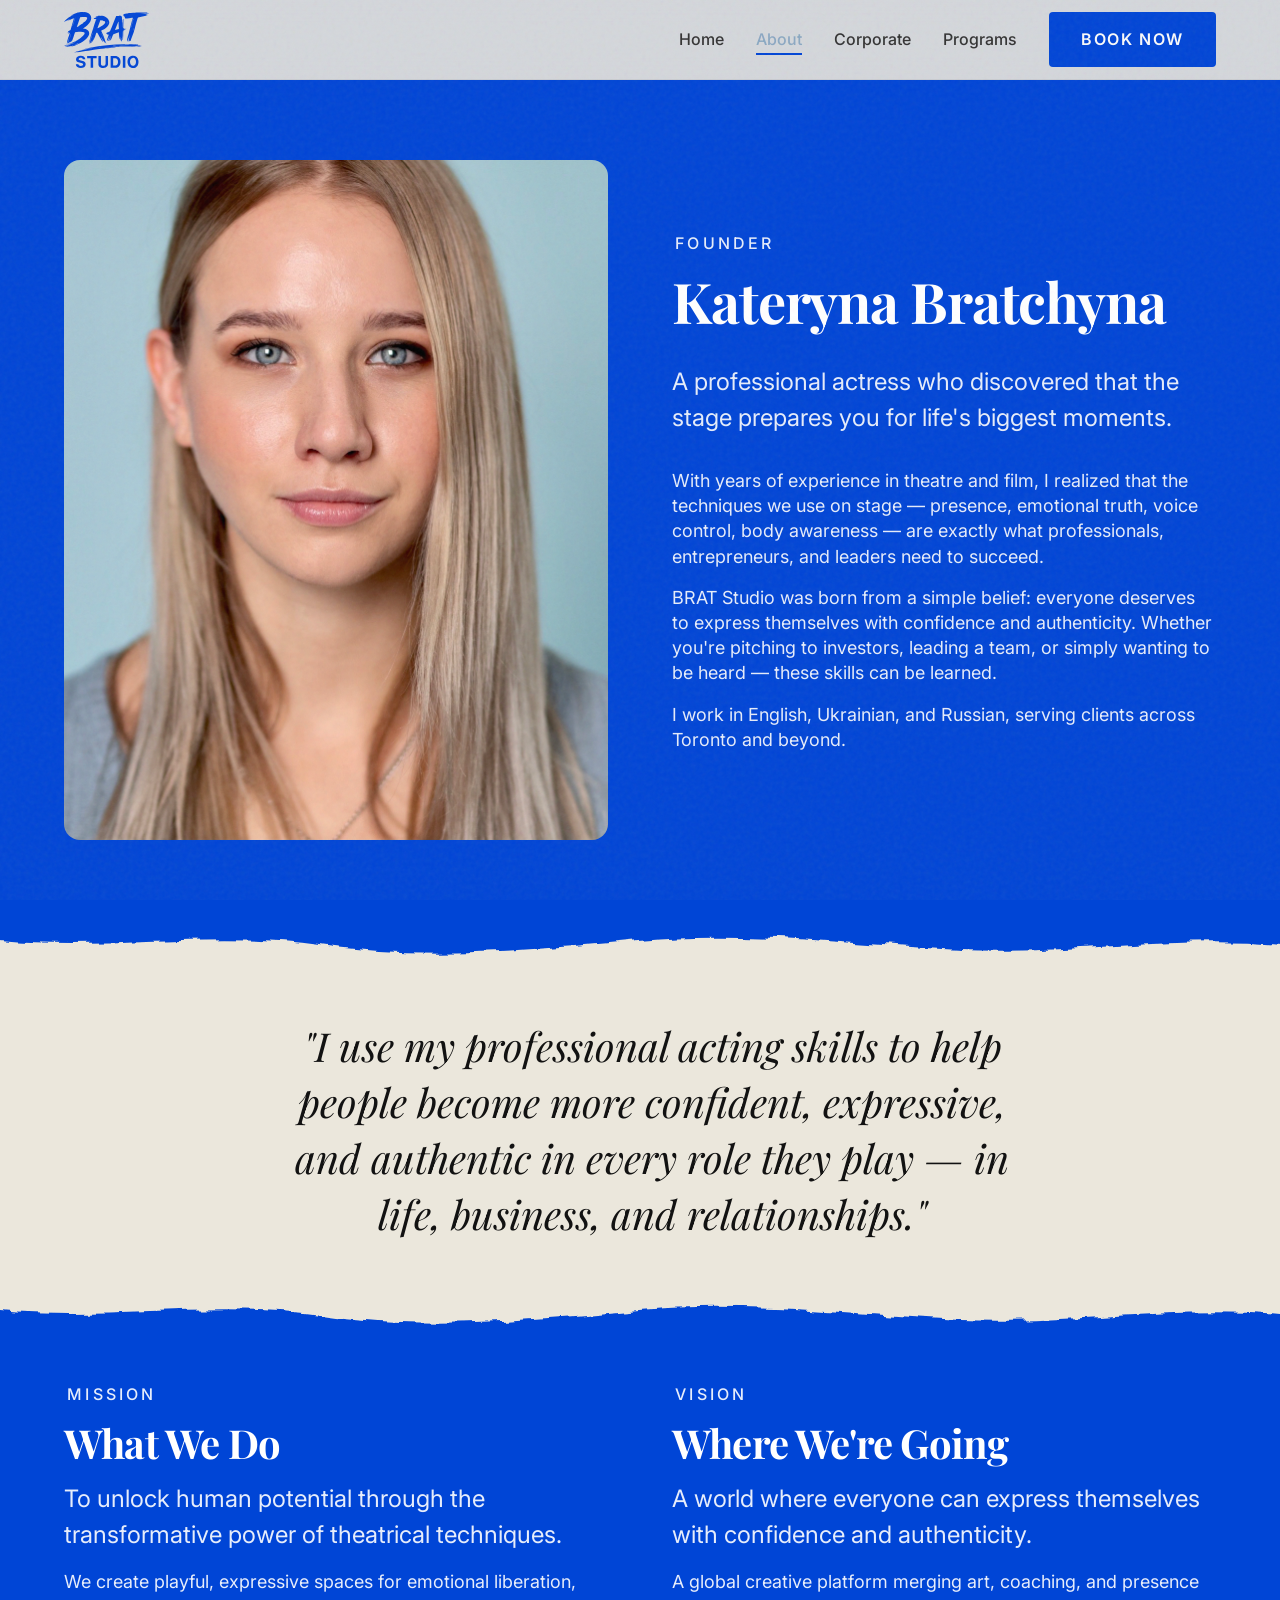
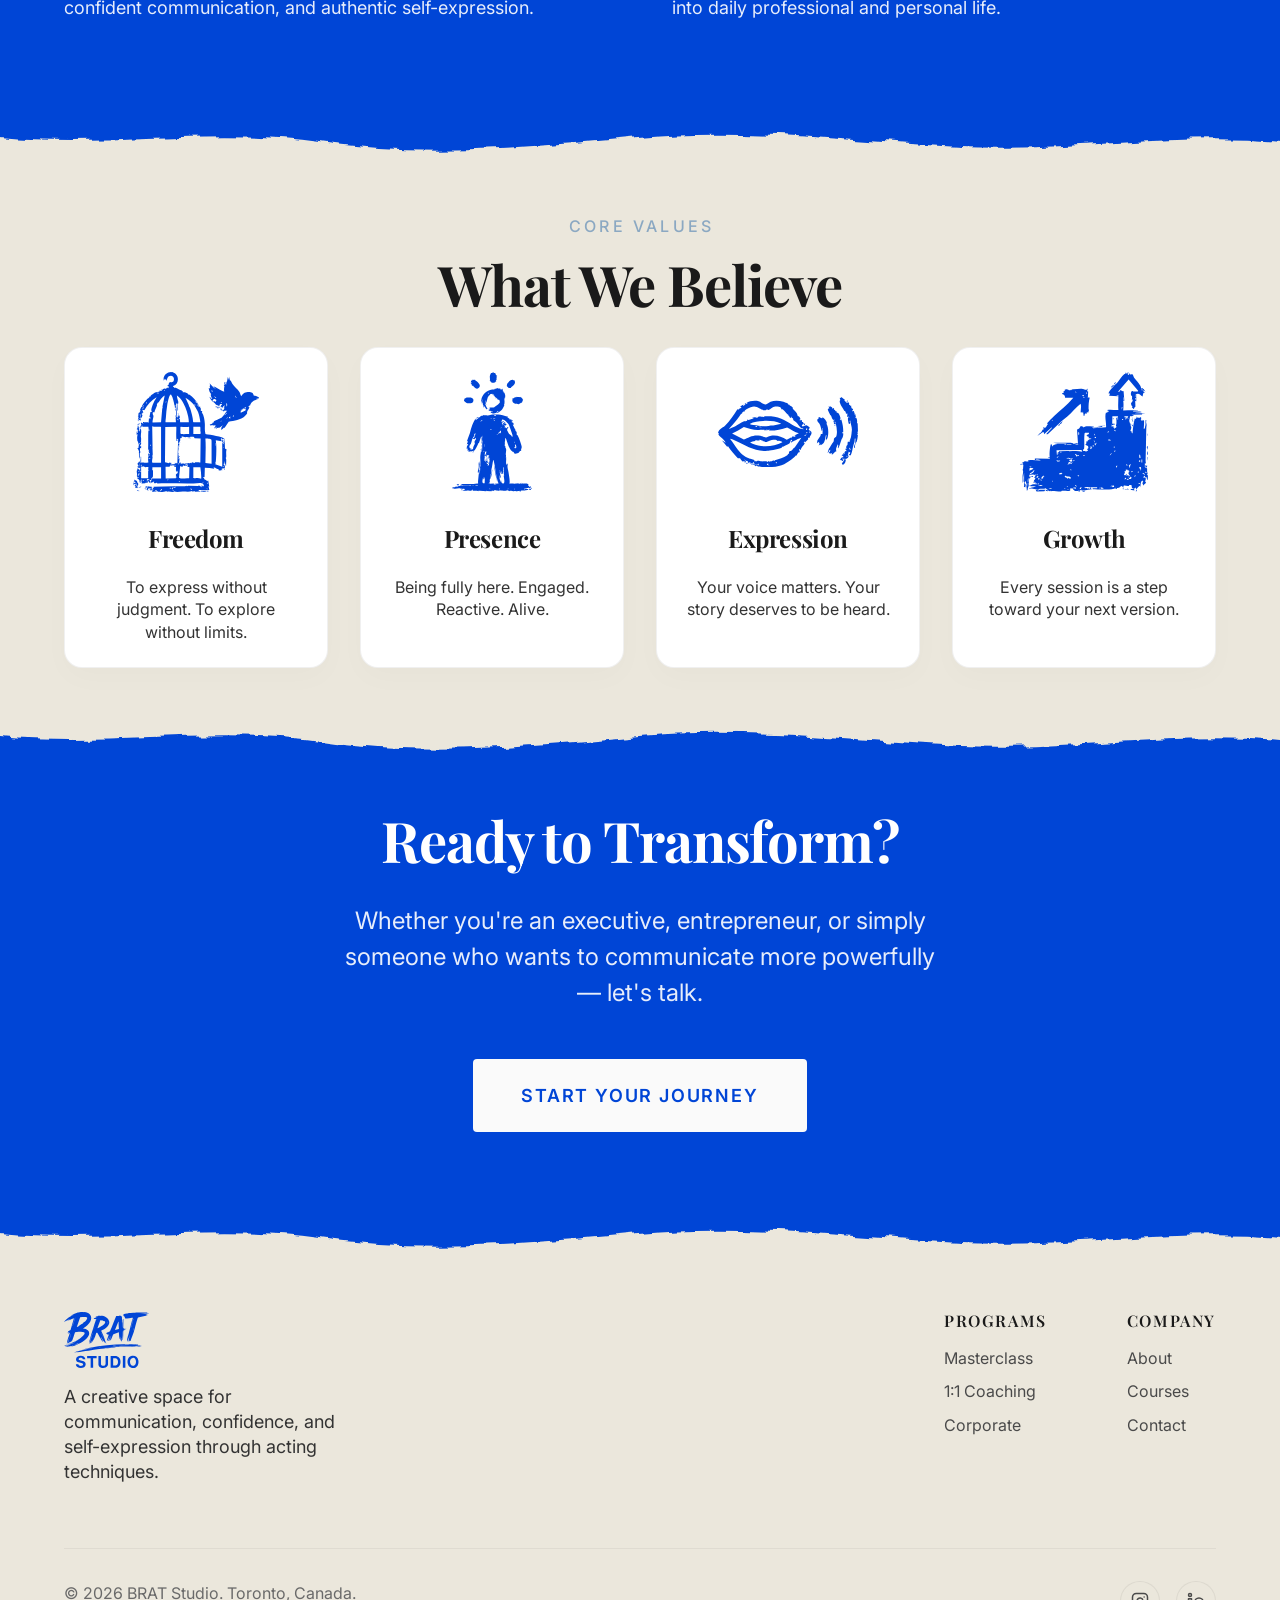
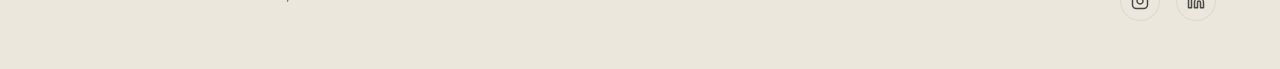
<file: about.html>
<!DOCTYPE html>
<html lang="en">

<head>
    <meta charset="UTF-8">
    <meta name="viewport" content="width=device-width, initial-scale=1.0">
    <meta name="description"
        content="About BRAT Studio - Professional actress and acting coach helping people transform through theatrical techniques. Based in Toronto, Canada.">
    <title>About | BRAT Studio</title>
    <link rel="stylesheet" href="css/style.css?v=20261001-2">
    <link rel="icon"
        href="data:image/svg+xml,<svg xmlns='http://www.w3.org/2000/svg' viewBox='0 0 100 100'><text y='.9em' font-size='90'>🎭</text></svg>">
</head>

<body class="theme-light">
    <!-- Header -->
    <header class="header">
        <div class="container header__inner">
            <a href="index.html" class="logo">BRAT<span>.</span>Studio</a>
            <button class="nav-toggle" aria-label="Toggle navigation" aria-expanded="false">
                <span></span><span></span><span></span>
            </button>
            <nav class="nav" id="nav">
                <a href="index.html" class="nav__link">Home</a>
                <a href="about.html" class="nav__link nav__link--active">About</a>
                <a href="corporate.html" class="nav__link">Corporate</a>
                <a href="programs.html" class="nav__link">Programs</a>
                <a href="contact.html" class="btn btn--primary">Book Now</a>
            </nav>
        </div>
    </header>


    <!-- Founder Story -->
    <section class="section section--top section--dark">
        <!-- SVG Torn Paper Filter -->
        <svg style="position: absolute; width: 0; height: 0; pointer-events: none;" aria-hidden="true">
            <defs>
                <filter id="torn-paper-filter">
                    <feTurbulence type="fractalNoise" baseFrequency="0.04" numOctaves="3" result="noise" />
                    <feDisplacementMap in="SourceGraphic" in2="noise" scale="10" xChannelSelector="R" yChannelSelector="G" />
                </filter>
            </defs>
        </svg>

        <div class="container">
            <div class="grid grid-2" style="align-items: center; gap: 4rem;">
                <div data-animate>
                    <!-- Placeholder for founder image -->
                    <img src="images/IMG_9980.JPG" alt="Kateryna — Founder of BRAT Studio"
                        style="width: 100%; aspect-ratio: 4/5; object-fit: cover; border-radius: var(--radius-lg); display: block;">
                </div>
                <div data-animate>
                    <p class="section-header__label">Founder</p>
                    <h2 class="mb-8">Kateryna Bratchyna</h2>
                    <p class="lead mb-8">
                        A professional actress who discovered that the stage prepares you for life's biggest moments.
                    </p>
                    <p>
                        With years of experience in theatre and film, I realized that the techniques we use on stage —
                        presence, emotional truth, voice control, body awareness — are exactly what professionals,
                        entrepreneurs, and leaders need to succeed.
                    </p>
                    <p>
                        BRAT Studio was born from a simple belief: everyone deserves to express themselves with
                        confidence and authenticity. Whether you're pitching to investors, leading a team, or simply
                        wanting to be heard — these skills can be learned.
                    </p>
                    <p>
                        I work in English, Ukrainian, and Russian, serving clients across Toronto and beyond.
                    </p>
                </div>
            </div>
        </div>

        <!-- Bottom Torn Paper Divider -->
        <div class="divider-torn divider-torn--bottom">
            <svg viewBox="0 0 1440 60" preserveAspectRatio="none" fill="#EBE7DC" xmlns="http://www.w3.org/2000/svg">
                <path d="M0,60 L1440,60 L1440,20 C1320,10 1200,30 1080,25 C960,20 840,5 720,15 C600,25 480,35 360,20 C240,5 120,25 0,15 Z" />
            </svg>
        </div>
    </section>

    <!-- Quote Section -->
    <section class="section text-center">
        <div class="container container--narrow">
            <blockquote data-animate style="border-left: none; text-align: center; font-size: var(--text-3xl); color: var(--color-gray-900);">
                "I use my professional acting skills to help people become more confident, expressive, and authentic in
                every role they play — in life, business, and relationships."
            </blockquote>
        </div>
    </section>

    <!-- Mission & Vision -->
    <section class="section section--dark">
        <!-- Top Torn Paper Divider -->
        <div class="divider-torn divider-torn--top">
            <svg viewBox="0 0 1440 60" preserveAspectRatio="none" fill="#EBE7DC" xmlns="http://www.w3.org/2000/svg">
                <path d="M0,0 L1440,0 L1440,40 C1320,30 1200,50 1080,45 C960,40 840,25 720,35 C600,45 480,55 360,40 C240,25 120,45 0,35 Z" />
            </svg>
        </div>

        <div class="container">
            <div class="grid grid-2" style="gap: 4rem;">
                <div data-animate>
                    <p class="section-header__label">Mission</p>
                    <h3 class="mb-4">What We Do</h3>
                    <p class="lead">
                        To unlock human potential through the transformative power of theatrical techniques.
                    </p>
                    <p>
                        We create playful, expressive spaces for emotional liberation, confident communication, and
                        authentic self-expression.
                    </p>
                </div>
                <div data-animate>
                    <p class="section-header__label">Vision</p>
                    <h3 class="mb-4">Where We're Going</h3>
                    <p class="lead">
                        A world where everyone can express themselves with confidence and authenticity.
                    </p>
                    <p>
                        A global creative platform merging art, coaching, and presence into daily professional and
                        personal life.
                    </p>
                </div>
            </div>
        </div>

        <!-- Bottom Torn Paper Divider -->
        <div class="divider-torn divider-torn--bottom">
            <svg viewBox="0 0 1440 60" preserveAspectRatio="none" fill="#EBE7DC" xmlns="http://www.w3.org/2000/svg">
                <path d="M0,60 L1440,60 L1440,20 C1320,10 1200,30 1080,25 C960,20 840,5 720,15 C600,25 480,35 360,20 C240,5 120,25 0,15 Z" />
            </svg>
        </div>
    </section>

    <!-- Values -->
    <section class="section section--values">
        <div class="container">
            <div class="section-header" data-animate>
                <p class="section-header__label">Core Values</p>
                <h2 class="section-header__title">What We Believe</h2>
            </div>

            <div class="grid grid-4">
                <div class="service-card" data-animate>
                    <div class="service-card__icon">
                        <svg id="Layer_1" xmlns="http://www.w3.org/2000/svg" version="1.1" viewBox="0 0 902 855.15">
                          <!-- Generator: Adobe Illustrator 30.0.0, SVG Export Plug-In . SVG Version: 2.1.1 Build 123)  -->
                          <defs>
                            <style>
                              .st0 {
                                fill: currentColor;
                              }
                            </style>
                          </defs>
                          <path class="st0" d="M112,410.14c-.91-6.64-2.67-13.01-2.14-19.86-2.25-2.67-38.97,3.82-43.48-2.68-1.33-1.92,1.18-8.53-4.32-4.48l1.94,6.99-7.98-1.98c-1.92,2.41,6.75,13.82-2.01,12.01,1.17-3.98-2.09-9.75-1.53-12.78.71-3.82,13.86-13.38,3.43-16.36,1.46-5.4,1.46-8.82,7.11-10.84,3.68,5.98,5.58,8.83,12.96,5.94,1.03-2.82-7.96-1.67-3.98-5.95,2.31-2.48,28.02-2.64,33.15-2.21,3.22.27,3.89,7.92,5.87,2.21,1.79-5.16,1.39-28.09,2.98-30.03,4.76.64,8.59,4.23,11.95-1-3.6-2.65-4.12-5.18-1.95-8.99h-6.01s-1.98,5.99-1.98,5.99l8.18-41.79,11.8-.23c-1.15-3.56-4.6-6.18-5.24-9.97-2.3-13.56,12.88-49.54,19.49-62.77,2.11-4.22,19.32-29.49,17.73-31.25-35.86,21.72-66.79,53.8-85.96,91.11-5.81,3.72-11.4-7.39-15.98-.12,1.65,2.9,7.17,16.25,7.24,18.07.13,3.11-6.27,6.51-3.29,10.92l-4.02-11.98c-8.89,3,2.97,13.2-5.96,12.02l7.21,6.87c.47,7.13-6.4,12.82-3.23,19.09-3.72,3.28-15.55-17.6-6.04-20.99l-9.95-3c-2.12,5.96,3.2,5.44,3.86,7.47s3.51,14.06,3.72,16c.94,8.81-8.48,11.13,2.41,15.55l-3,4.93-14.99-5.96-3.01,12.03-1.32-5.77-5.68-.25,5.99-2-1.99-5.97,10-.04-9.99-8.99,7.99-1-8.02-8.99,6.01-4.02-3.97-4.95,4.06-1.15c-.79-2.39-2-4.73-1.64-7.37,1.03-7.46,2.08-15.18,9.58-12.47,2.05-1.36-.83-9.47,5.19-10.97l8.78.92-13.94-5.98c4.94-5.8,5.7-14.33,9.52-20.44,2.95-4.72,7.72-6.35,8.04-6.88.37-.6-1.65-3.49-.6-5.53,6.12-11.93,27.89-39.37,37.67-49.47,3.01-3.11,9.19-4.72,12.57-8.64,2.2-2.56,1.22-6.38,2.59-7.09,2.8-1.44,6.93-.38,8.13-1.05.35-.19-2.72-3.13,1.82-6.99,4.24-3.6,25.12-18.15,29.9-20.69,8.37-4.46,22.91-5.68,32.31-6.24l-4-5.96c12.63-3.71,19.98,4.96,25.44-12.04,5.09.84,9.63-3.62,13.74-4.01s7.79,2.24,9.66,2.1c1.57-.12,1.56-3.85,3.22-4.93,5.09-3.32,11.21-2.61,15.93.85v-16s-4.76,2.01-4.76,2.01l-5.21-5,9.54-5.44,3.25-15.62c8.73-7.08,29.47,2.3,34.33-17.8,5.64-23.37-14.7-40.65-35.83-27.84-9.11,5.52-12.58,22.08-17.32,31.7l-8-11.98-3.95,5.97-1.02-10.01-4.97,16.01C209.27,28.38,241.82-1.43,273.88.29l2.09,5.84c.33-2.19-1.81-7.12,2.97-5.95,3.32.81,21.25,9.46,24.03,11.99,28.09,25.57,20.92,76.58-16.83,88.15l-.12,5.8,5.63.36.41,5.61c4.14-.73,8.63-1.22,12.74.12,7.73,2.52,15.29,8.84,20.61,11.46,5.76,2.83,29.2,11.45,30.15,15.7.32,1.41-1.92,4.5-1.59,4.76,15.8-1.89,28.48,2.35,40.01,13.02l-3.98,2.97c3.42-.18,6.64-.25,9.91,1.1,11.47,4.71,51.98,42.86,54.08,54.92-1.72-1.63-10.35-9.55-12-7.98,2.44,7.43,8.6,5.09,11.01,13.97,1.72-.25,1.22-4.65.99-5.99,2.99,2.84,6.21,4.44,7.96,9.02l-5.95,4.96c13.75-6.52,20.13,22.32,4.01,4.02-2.77,14.17,17.18,11.15,20,14.03.21.21-2.02,2.96-1.03,5.82s6.41,7.18,6.35,9.12c-.05,1.83-4.67,4.11-3.09,9.57,1.96,6.78,9.25,5.82,9.8,6.61l2.11,5.74-4.16,2.1c16.05,20.68,20.42,56.03,21.98,82.04,1.46,24.32-3.13,49.42,5,73l3.99,2.01c18.89-1.14,122.95,20.08,130.05,31.95,1.74,2.91.87,6.8.96,10.02l-6.99-11.99-3.97,7.98c-2.12-6.68-5.75-4.35-7.02-5.21-2.46-1.66-1.11-6.78-8-4.76,1.19,8.86,6.51,13.21,6,21.98l-41.99-7.99c2.87,19.42,4.11,39.28,4.01,58.84-.14,26.12-.73,66.8-3.86,92.28-.39,3.2-1.96,2.73-4.19,3.88l.05,5.01c9.32-5.89.08,9.45.24,11.04l49.75,18.95v-165c0-1.9,5.25-11.34,4-12.93-3.52,1.09-7.57-3.94-8-4.07,8.32,1.17-1.71-10.07,7.98-12l3.01,21.98,7.01-5.01c1.01-4.16-5.14-4.22-5.78-5.25-.16-.25,1.59-5.51,1.83-5.69,8.87-6.62,7.45,14.21,5.97,17.98l3.97-2.03c-2.09,14.42-1.19,28.27-.12,42.7l8.2,2.2c4.74,3.21.02,14.7-.14,20.03-.35,11.71,1.71,27.42.26,38.23-.53,3.97-4.31,2.55-4.25,3.87.13,2.7,3.52,5.08,4.19,9.87,1.88,13.46-1.61,31.13-.13,45.13l-5.98-.02c3.46-10.88-5.91-16.48-6.03-27.99-7.84,2.74,2.01,8.47-.05,13.9l-7.91,3.13c-1.4,2.84,7,4.99,9.06,10.9,3.97,11.44-.71,21.33,2.92,32.05-7.95,2.06-2.23-12.3-4.01-13.99h-5.99s-.02,6.02-.02,6.02c-3.99-6.63-18.47-.54-15.86,3.79.57.94,7.54.96,5.86,6.2l-13.98-1.98,4.97,6.01-17-4.04.18-6.99c-9.18-1.6-23.7-11.31-31.24-12.92-1.66-.36-4.93-.81-4.93.94l4.99,9.02c-22.12-4.09-44.32-7.59-66.98-8.04l-2.01,68.01c-4.11-1.56-6.86-3.65-9.94,1,8.17,2.78,7.26,12.03,11.1,14.86,4.44,3.27,15.06,6.18,19.89,12.11,6.23.54-2.79-5.88,4.93-3.96l8.01,43.98-6.01-4.96,6.04,26.97-74.05.96c-5.78,8.32-.04,7.06,6.32,7.81,2.73.32,4.39-3.32,3.71,3.22l-37.15,1.85-1.69-3.62-21.13,1.75.86-4.12c-17.6,8.36-44.98,3.71-65.95,4.05-15.84.26-35.81,4.44-52.07,2.26-4-.54-2.56-4.47-3.81-4.19-12.06,7.74-30.5,2.72-44.02,1.86-6.96-.45-15.11,4.65-18.01-3.83-10.96,7.44-42.75,7.9-56.15,6.15-2.94-.38-5.11-7.36-12.88-4.14v-8.04c-8.23-.58-9.29-.95-7.69,7.72l7.7,4.27c-4.6,1.84-8.31-2.75-11.05-3.1-1.21-.15-12.61,3.7-17.92,3.19-2.44-.23-4.03.59-2.99-3.03,2.05-7.14,9.86-6.77,9.95-13.04h-11.97s3.97,1.98,3.97,1.98l-2.01,8-6.98-9.98c-1.28-.52-2.14,8.12-6.9,5.9l-4.08-7.89,9.99-.03-2.02-7.98-5.93,4-5-5.98c-9.23,7.8-11.52,9.97-3.05,19.96l-12.02-6,1.53-3.66c-1.1-.75-2.53-.07-3.51-.32,4.63-6.58-4.79-17.53-5.98-16l-.34,5.69c-.79,1.11-3.33.03-3.68.31-.05-1.61,2.65-6.54.89-10.09l13.11-1.9-1.98,9.98c7.18,0,6.58-5.2,3.99-9.97,10.17,2.69,19.46,3.63,29.99,2l-7.99,4.97,11.99,1.03c-2.13,4.66-9.61,9.27-3,13.94,5.25-4.11,8.59-4.07,6.99-11.96l8.01-.02-4.03-7.01,149.08-2.38c11.44-.18,22.49-.35,33.88-.67,17.61-.49,38.47,3.42,54.12-3.91l-.03,4.01,8.55-.99-.55-3.03,73.75,2.1,2.11-3.97c5.84,3.55,15.02.74,13.15,9.88l4-1.03-1.14-5.02c4.35-6.56,21.95,3.25,23.11,2.04-1.12-11.36-4.63-20.59-16.94-22.04-18.72-2.19-39.83,1.88-57.96,2.13-86.15,1.17-172.23-1.91-258.08-.07l-1.99-6.03c.33,4.7-15.55,5.95-17.78,5.54-9.94-1.84,4.29-13.75-6.22-13.55-1.82.03-1.09,3.96-2.91,5.06-2.81,1.69-6.09.33-8.69,1.05-1.05.29-2.93,7.34-6.93,1.42-8.23-12.17,10.06-17.27,5.54-29.5l65.99.02v-80.01h-62.01c.89,6.2-1.31,14.96.04,20.63.4,1.68,3.92.52,4.15,4.33.63,10.79.86,29.68-.17,40.05-.31,3.11-1.39,5.92-2.13,8.88l-3.87-1.92c2.43,5.87-5.15,7.04-5.45,8.85-1.48,8.97,6.74,12.82-12.55,9.18-2.11,5.92,3.22,5.41,3.86,7.45,1.51,4.78.26,11.51,4.12,16.52-7.09.61-.99-6.5-9.97-1.96,1.67-5.92-4.28-6.87-5.32-8.49-.43-.67.46-2.5-.58-4.5-.79-1.53-3.43-2.66-4.1-4.07-2.28-4.79,8.12-3.89,9.98-2.98l-5-10-1.01,6.04-9.98-4.02-1.99,12.01,5.96-2.01c6.05,11.95-3.02,24.63-15.7,17.72l-1.27-7.69.99,9.97-28,2c5.99-5.71,1.04-6.17.82-9.32-.44-6.16-1.47-12.99,1.18-18.64l-7.96,2.98,3.96,9c-3.97.09-7.11-1.59-6.02,4l6,1-6.99,6.97c-7.57-4.01-2.48-13.84-5.57-19.43-4.09-7.4-19.68-8.16-15.41-20.52l5.97,5c11.89-5.51-4.09-5.9-6.01-7.87-4.54-4.65-.77-13.62-1.14-19.41-.58-8.97-6.28-24.78,2.57-28.64l-3.39-13.08c2.86-3.23,10.92,16.32,14.98,2l3.03,13.99c8.28-4.08,4.37-14.48,5.97-21.99l-11.97,6c.48-6.12-2.01-8.52-8.02-8.03-.7-7.24,1.8-8.33,7.87-5.98l2.13-7.98-5.98,3.97-3.83-17.7c6.91-1.5,7.91-6.99,10.81-12.33,6.27-.86,4.85.58,5.11,5.82,2.39,2.12,19.21.44,22.88.63,6.29.34,37.39,4.99,38.5-1.33-1.57-9.97-2.86-24.39-1.61-34.2.53-4.15,4.38-8.45,4.08-8.84-.13-.17-3.48.54-3.99-1.33-.58-2.17-.47-9.31-.11-11.84.52-3.65,3.55-2.89,4.07-4.45,1.43-4.32.76-9.04,4.08-13.38l-6.17-4.19,6.13-12.86c-8.08,9.24-8.34-4.89-8.11-10.99,1.57-41.37-1.08-84.97,2.12-126.11.22-2.87-1.5-4.41,2.01-4.9.44,3.18-.33,6.75.01,9.99h3.98s0-10,0-10c-1.3.08-2.71-.16-3.99.01ZM225.99,128.15h-3.98v5.98h3.98v-5.98ZM181.98,156.14l-2.97-11.95-8.99,6.98c-.8,5.98,3,.25,6.53,1.24,1.83.51,4.7,4.63,5.43,3.74ZM232,358.14h74l-2.15-30.76,4.18-2.24-4.07-2.28.07-16.71c4.16-1.75.36,20.64,5.97,13.98l-6.01-71.98-2,7.99c-5.68-2.01-3.86-9.22-3.96-13.99l3.96,3.98v-9.98s-5.96,3.99-5.96,3.99c-5.53-27.04-10.2-56.47-25.08-80-12.96-3.03-24.5,61.07-26.36,71.59-5.63,31.8-8.42,64.33-10.43,95.41-.65,10.08-3.77,20.36-2.15,31.01ZM199.82,357.97l8.34-96.75,2.85-6.06-.88-9.69,15.84-77.33c-1.66-2.1-24.89,21.49-27,23.98-3.64,4.28-16.31,24.69-17.62,25.52-1.76,1.11-4.92.18-5.38.52-.16.12,1.81,2.53,1.4,3.52-.37.89-7.25,4.54-7.39,5.84-.27,2.43,1.75,5.21,1.17,8.73-2.22,13.67-17.15,34.11-18.18,49.87l-3.98,2.12-6.98-4.1c.76,3.8-1.89,7.97-1.84,11.23.12,7.83,5.74,11.83,5.91,17.66.25,8.54-10.01,41.12-6.07,47.11l59.81-2.17ZM336,358.14h62c-.27-25.22-7.06-52.59-14.12-76.88-6.06-20.85-14.4-40.8-25.54-60.46-11.27-19.9-26.3-39.79-45.32-52.68-.18,10.58,3.98,21.44,6.01,31.97,1.2,6.21,3.94,11.54,4.17,12.95.52,3.14-2.69,10.69-1.23,15.1l-5.96-4c-1.9,2.6,8.89,44.56,3.95,51.99-3.15.4-2.5-5.61-2.86-8.03-1.6-10.86-2.02-31.52-5.16-40.8-1.11-3.28-1.54-5.88-5.94-5.15l10,101.98c8.18.7,5.52-13.12,6.01-17.99l4.21,5.91,5.76-1.93,1.94,19.97c-9.6-1.77-7.05,7.19.06,4.04l2.02,24ZM436,236.14c-4.94-6.75-18.57-20.17-25.05-25.95-11.22-10.01-23.67-18.99-36.93-26.05l26,55.99-6.01,1.99c2.45.05,4.26-1.1,6.01,1.56,9.28,14.07,16.6,44.99,20.62,62.83,3.57,15.86,6.88,32,7.67,48.33l2.69,3.31h49c-3.36-23.75-7.47-50.16-16.47-72.53-5.24-13.02-19.29-38.22-27.53-49.47,3.7,1.15,6.29,1.3,9.99-.03v-1.95s-9.97-2.02-9.97-2.02v3.99ZM237.99,210.15c-2.01-2.04-8.03,3.9-5.98,5.98s8.03-3.9,5.98-5.98ZM100,216.16l-3.98-.03-2.02,7.99,3.98.03,2.02-7.99ZM77.99,238.15l-7.98.98c2.16,3.08,4.29,3.48,7.98,3v-3.98ZM75.99,252.13c3.81-3.54-8.01-8.95-7.95-2.99.02,2.06,6.62,4.23,7.95,2.99ZM74,256.16c-2.09-1.62-7.4,3.33-8,5.96l5.78-.24,2.22-5.73ZM51.99,332.13v-5.99s-7.99,2.02-7.99,2.02c0,3.42,6.67,5.29,7.99,3.97ZM323.99,344.13l-3.97-11.98-4.01,9.96,7.98,2.02ZM139,646.14h61v-253l-3-3h-53c-.65,0-.47-11.98-6.96,3.03l2.46,154.61-3.52,1.36,4.07,2.28c-1.49,13,1.81,29.4.13,41.87-.54,3.99-4.35,2.52-4.25,3.86.22,3.06,3.48,4.32,3.57,7.52.21,7.66-5.87,32.91-2.74,38.55l2.24,2.92ZM307.99,390.15l-77.96,2.02-2.04,251.95c7.71-.48,21.21,6.14,27.11,6.23,2.05.03,9.57-11.21,13.89-.21l9-3.97-11.99,13.96,37.99-3.99-7.98-6.02,2.99-3.94,8.02,5.95,1.01-5.98c3.85,1.57.83,5.75,7.97,3.98l5.76-170.83-7.75-3.13c2.27,6.3-1.74,10.62,4,15.96h-9.99s3.9-4.84,3.9-4.84c-8.25-12.63-.68-93.49-3.93-97.14ZM338,401.14c-.5,12.63.36,25.36,0,38,1.76,2.85,3.99,2.76,6.9,3.1,17.54,2.06,37.4-.67,55.11-.09l-.02-52c-19.05,3.82-39.61,2.07-58.73.14-5.55,2.79-3.12,7.51-3.25,10.86ZM430,442.14h49c6.8-5.98,1.3-15.76,1.02-23.02-.21-5.63,1.51-25.71-1.89-28.15l-48.13-.83v52ZM435.46,464.68c-6.24-5.78-26.17-1.23-35.33-1.21-11.78.03-15.69.17-27.11.87-4.76.29-26.11-5.22-27.01-4.19l1.97,11.98c-16.98-4.96-9.52,12.44-12.3,20.7-.94,2.79-12.74,8.44-11.1,18.43.47,2.88,8.25,3.46,7.4,7.85-4.33,3.27-6.43-.28-7.99,7.01l7.99-.99-3.16,5.03-6.82-2,3,16.84c-.19,10.89-7.47,31.92,1,38.09-3.11,4.38-6.07,10.54.08,12.16l-2.08,6.87,7.96-3.98,1.99,5.04-9.95.97,5.97,7.98-4.02-.96-3.95,12.95,3.98-7.98h6.01s-4,33.98-4,33.98c5.91.38,3.32-6.56,11.99-4v8.03c9.63,1.55,21.18-4.83,29.05,2,1.13.37.59-3.61,2.25-4.02,11.1-2.76,30.79-.17,41.68-6.07l1.98,4.11,5.01-2.09-1.99-3.92c.88-.63,16.01,4.35,21.06,3.59,1.26-.19.72-3.09,2.22-3.49,5.05-1.32,36.86,1.78,38.74-.11l1.93-169.95-42.49-2.06c-3.02-.93-1.86-5.49-3.99-7.46ZM560,654.14v-157c0-4.79.02-15.69-4-18.01-2.78-1.61-38.57-6.42-40.01-5,4.43,58.18.48,116.07.03,173.99l43.98,6.02ZM588,506.15v19.98s2.01,0,2.01,0v-19.98s-2.01,0-2.01,0ZM647.96,506.16h-3.95s0,2.96,0,2.96c2.52,2.48,4.21,5.8,7.98,5.01l-4.04-7.97ZM122.01,526.13c3.54,3.81,8.95-8.01,2.99-7.95-2.06.02-4.23,6.62-2.99,7.95ZM647.98,540.14l-.97-7.99-3,4.96,3.97,3.03ZM119.99,584.13v-5.99s-5.99,2.02-5.99,2.02v3.97s5.99,0,5.99,0ZM117.99,588.15h-2.96s-4.99,4.99-4.99,4.99l4.97,4.99,2.98-9.98ZM110.02,620.14c2.54-3.06,14.01,1.5,13.94-3-.09-5.8-18.81-1.74-13.94,3ZM48,646.14v28l3.56-2.52-3.56-25.48ZM330,652.16l-9.99,2v1.95s7.94,2.03,7.94,2.03l2.05-5.98ZM391.99,666.13l-3.3-7.68-14.68-.3c-.8,7.15,13.48,6.72,17.98,7.98ZM63.99,668.13c2.05-2.07-3.97-8.02-5.98-5.98s3.97,8.02,5.98,5.98ZM310,668.12c-2.57-5.41-10.8-5.93-15.99-5.97-1.39,6.74,12.42,4.11,15.99,5.97ZM261,676.14h-29l.95,82.03,73.05-.03v-29c0-.72,10.04-5.38,8.03-10.99l3.95,5.97c4.92-8.46-4.01-11.91.02-19.97-5.78-2.81-5.01,8.75-6.98,7.98-3.99-2.07-.46-5.53-1.52-7.43-.32-.58-3.15-.41-3.51-1.94-.81-3.42,1.24-25.55.03-26.63-11.9,5-13.52-9.71-16.25-11.75-2.29-1.71-15.33,1.97-19.52,2.61-2.12.32-4.15-.83-6.23-.88l-3.01,10.03ZM366.01,666.16h-10.02s-.23,7.76-.23,7.76l-10.9,1.99-2.12-3.76-6.58.17-8.31,80.69c6.96,3.87,9.43,5.64,17.89,5.93,17.98.6,36.57-3.66,54.23-.79l2.03-79.98c-6.46-4.27-15.27,2.9-18.01-4l10-.04c-3.2-8.43-8.24-4.43-13.09-4.94-2.26-.23-4.32-2.38-5.83-2.26-2.31.18-6.66,5.07-11.1,3.2l2.03-3.97ZM58,674.14v32l-8.02-2.98,2.04,7.01,5.98-2.02v50h50l.06-52.87,3.94-6.14-4.11-2.09,1.91-18.7c-2.39-4.14-35.97,6.95-35.84-8.18l-3.67.95-1.48,4.89-10.82-1.86ZM646.03,678.11l1.98-7.02-10,1.06,7.04,2.39.99,3.56ZM480,678.14h-50v73c0,.42-1.36,1.07-1.54,2,.43,5.09,24.68,2.62,30.53,3.02,8.26.57,18.87,2.15,27,3.98,1.98-28.15-2.72-54.86-5.98-82ZM43.99,706.15h-3.98v5.98h3.98v-5.98ZM47.97,728.08l-3.22-5.72-6.46,2.1-.31,9.7-3.97-2.03v6.02s7.98.03,7.98.03c-.47-5.42-.17-9.7,5.97-10.09ZM308,750.12l5,1.98,2.96-2.96-5.94-5-2.02,5.98ZM251.99,766.15h-5.98s.01,7.99.01,7.99l5.96-5.03v-2.96ZM78,770.16c-3.69-.49-5.88-.13-7.98,3.01v2.96s2.95,0,2.95,0l5.03-5.96ZM333.99,782.13c.65-3.64-2.2-6.62-5.98-5.98l-2.01,5.97h7.99ZM97.98,790.13c.31-3.74.56-8.79-3.96-9.99l2,9.99h1.96ZM501.99,788.13c-.03-7.33-5.95-7.33-5.98,0h5.98ZM533.99,790.15h-2.96s-2.99,2.99-2.99,2.99l4.97,4.99.98-7.98ZM495.99,814.16h-9.99s2.02,7.97,2.02,7.97l7.97-7.97ZM303.99,818.15l-20.01,5.97-1.97-3.98-.33,5.67-5.7.35,2.03,7.99c6.03,1.06,5.06-7.05,10.03-9.07,3.57-1.45,15.54,4.02,15.94-6.92ZM267.99,824.15h-5.99s2.02,9.98,2.02,9.98h1.95s2.02-9.98,2.02-9.98ZM419.98,834.18l-9.97-4.03c-3.07,2.91,11,14.35,9.97,4.03ZM529.99,830.15h-5.99s5.01,7.98,5.01,7.98l.98-7.98ZM205.99,834.15c-4.29-4.44-15.99,13.18-8.96,15.97,5.25,2.08,1.72-6.49,3.16-7.89l5.5-.3.29-7.79ZM287.68,840.46l-7.67-2.31,6.01,9.98c3.47.67,2.28-6.62,1.66-7.67Z"/>
                          <path class="st0" d="M98,836.14c-6.38,9.07-7.45-1.65-8-2,2.61.86,5.36,1.32,8,2Z"/>
                          <path class="st0" d="M90,834.14c-.85-.54-13.61,1.24-2-8,.03,1.04,1.49,7.63,2,8Z"/>
                          <path class="st0" d="M40,398.14c2.3,4.75,2.61,5.91,7.99,9.02l-3.95.97c-1.42,5.67-4.91,13.24,1.94,16.01-1.96-5.57,3.91-6.2,4.67-8.46,1.39-4.14-2.83-9.78,4.36-13.52,7.18,17.25.91,37.71.83,54.96-.03,6.6,2.15,12.1,2.23,17.94.12,9.26-1.77,18.19-.09,27.1-4.54-2.8-4.83-2.23-4,2.98.14.87,7.49-4.56,2.56,8.98-2.5,6.86-14.4,20.19,1.43,14.03v15.99s-7.97-1.99-7.97-1.99l.07,38.67-5.09,3.28c-6.31-5.53-.9-13.47-2.79-20.96-.52-2.06-4.31-10.48-5.59-12.99-2.93-5.76-10.94-8.62,3.39-8.01-3.1-7.8,1.92-16.7,1.71-23.1-.17-5.26-7.27-16.93-5.75-24.9l-3.96,2.02c-2.36-16.66-5.04-36.54,1.97-52l-8.02,2.96.05-22.97c5.09,1.47,2.66,4.02,2.29,7.2-.74,6.38,5.27,2.84,5.57-4.34s-4.07-6.46,4.11-13.87c-5.22.08-5.79-6.54-9.97-2.98-2.68-6.91,3.36-7.9,3.83-9.52,1.51-5.13,1.67-12.97,2.16-18.49l5.79,3.29c-.92,6.88-2.63,6.85.2,12.7v-5.99s6,0,6,0l-2.02,5.98h-3.98ZM45.98,506.13l-3.98.03,2.02,7.99,3.98-.03-2.02-7.99Z"/>
                          <path class="st0" d="M13.79,768.41c-.22,5.97,5.31,2.78,8.7,4.18,8.5,3.53,6.71,10.25,9.63,16.01.95,1.87,3.45,1.4,4.76,5.23,2.57,7.5-2.09,19.19-10.87,18.32-.03,4.09,5.65.39,7.54,5.21,1.67,4.26-2.18,7.9-4.66,10.88-4.82-3.28-7.19-3.58-12.89-2.13l.46-9.73,3.53-1.24-9.98-8.03,7.98-.99-1.99-5.97,7.98,1.98-2.01-11.98-1.99,7.99-8.76-2.15-1.66,3.59-3.41-1.32c-1.5,3.43-.42,9.31-6.16,7.87,8.21-8.82,1.16-10.99,4.02-19.97l3.25,4.09,12.72-2.13c.83-1.11-7.91-7.37-9.02-7.35-1.96.03-3.4,4.64-6.97,3.35,4.54-6.3,5.69-7.89,6.02-15.97l3.77.26ZM22.01,810.13c5.04.5,6.75-3.19,5.97-7.99l-5.7,2.26-.27,5.73Z"/>
                          <path class="st0" d="M524,846.14c1.15,5.35-2.33,4.02-5.93,4.96-10.65,2.77-23.3,2.04-34.06,1.03-.86-1.87,1.77-5.99,2.99-5.99h37Z"/>
                          <path class="st0" d="M58,604.14v36l-6.01.96c.67-9.42,2.39-18.88,3.25-28.31.37-4.01-4.47-9.99,2.76-8.65Z"/>
                          <path class="st0" d="M44,589.14c-.08-.64-2.31-1.44-2.02-2.98,4.35,1.26,8.1-5.06,8.09,1s-2.03,11.39-.53,17.5l-5.54,15.48c-.92-9.8,1.27-21.49,0-31Z"/>
                          <path class="st0" d="M43.7,373.86l-7.7.29,1.99,5.97c-15.18-4.51,5.38-8.62,6.03-15.97,4.33-.57.19,9.4-.32,9.71Z"/>
                          <path class="st0" d="M540,850.12l-10.8,1.7-3.18-5.68c4.71,3,11.57-2.89,13.98,3.98Z"/>
                          <polygon class="st0" points="57.99 816.15 57.98 819.11 54.89 822.06 51.11 822.05 48.01 819.13 57.99 816.15"/>
                          <polygon class="st0" points="37.99 842.15 37.98 845.11 35 848.1 28.01 844.11 28.01 842.16 37.99 842.15"/>
                          <polygon class="st0" points="54.02 574.14 52.04 569.14 55 566.18 57.99 571.11 54.02 574.14"/>
                          <polygon class="st0" points="45.99 820.15 45.98 826.14 40 824.12 43.03 820.16 45.99 820.15"/>
                          <path class="st0" d="M43.98,850.14c-3.97-1.07-4.5-4.27-3.96-8,3.97,1.07,4.5,4.27,3.96,8Z"/>
                          <polygon class="st0" points="208 124.16 200.02 130.14 200.01 126.17 208 124.16"/>
                          <path class="st0" d="M412,472.12l-25.99-.97c5.98-3.75,21.87-5.92,25.99.97Z"/>
                          <path class="st0" d="M335.99,502.15c2.05,2.07-3.97,8.02-5.98,5.98s3.97-8.02,5.98-5.98Z"/>
                          <rect class="st0" x="300.04" y="264.12" width="3.38" height="10.45" transform="translate(-63.39 95.35) rotate(-16.27)"/>
                          <path class="st0" d="M323.98,304.14c-4.55-1.2-4.16-6.27-3.96-10,4.55,1.2,4.16,6.27,3.96,10Z"/>
                          <g>
                            <path class="st0" d="M695.65,60.6c1.45,1.23,10.47,21.16,13.47,25.42,13.29,18.85,36.52,37.53,48.53,55.38,6.38,9.49,7.12,21.4,13.35,30.7,6.52-8.21,14.61-19.24,24.21-23.75,21.14-9.93,64.61-12.02,64.82,19.82,8.27-.1,23.13,5.78,31.34,9.59,4.01,1.87,8.82,3.93,10.62,8.36l-26.01,6.03c-2.05,8.44,10.64.42,12,5.96-9.97,2.95-18.6,1.93-27.87,7.16-11.34,6.41-23.89,22.01-26.13,34.89l-5.97-2.05-6.02,12,7.97.98c-3.48,10.19-14.5,23.88-16.7,33.49-1.06,4.66.74,9.22-.22,11.5-.44,1.05-13.07,15.3-14.99,17.11-31.39,29.63-76.32,30.74-116,42l-30.05,43.96-3-3.02c-5.13,4.05-11.92,14.13-18.05,15.96-4.81,1.44-2.15-2.12-2.15-4.05-.02-10.78,4.76-19.61,11.19-27.9l-24.19,16.97c-10.72-.47-18.93,3.33-27.79,9.01l9.98-15.98-20,11.96c2.9-7.68,11.28-13.01,9.98-21.98l-21.97,1.98,3.98-3.96-19.13,3.87-1.22-3.39-3.63-1.48c5.19-6.27,25-7.1,21.97-17.01l8.05-.03c-.6-1.68-1.31-3.66-.68-5.42,2.11-5.87,47.39-24.37,55.67-28.55,16.74-14.73,27.02-34.87,40.98-51.99l-11.07,3.84-3.91-5.84c-4.93,2.41-7.4,9.29-13.98,7.99-3.93-.77-2.15-2.78-1.09-5.02,2.82-5.98,8.81-11.64,9.11-18.78.18-4.27-2.73-5.65-3.01-7.26-.12-.69,10.41-8.7,7.95-10.94-1.7-1.55-8.62,6.42-11.96,1.97l-2.04,14.03-5.98-2.02-4.01,6,2-7.97-14-4c8.8,1.7,5.57-4.46,8.11-8.46,1.7-2.67,7.22-4.11,5.85-9.56-12.75-.24-16.18,1.41-18.94,13.95-7.17-4.52-18.21-6.52-24.94-11.04-6.25-4.2-6.98-11.51-15.26-12.78l1.2-6.12c-3.46.34-6.08-.11-9.14-1.89-1.37-.8-11.79-13.78-12.92-15.61-3.22-5.21-7.81-12.25-7.95-18.51,7.1,3.59,10.73,17.95,19.97,17.01-4.78-4.4-13.24-26.74-12.11-31.76.44-1.95,4.77-.58,4.11-2.23-9.77-11.61-16.12-27.06-17.95-42.09-.94-7.67,7.38,1.69,7.93,1.08,4.35-8.23-7.16-18.23,2.11-21.13l-4.07-16.87c13.04,12.63,23.04,28.66,39.02,37.97,6.11.29,1.38-2.13-.38-3.63-3.58-3.04-7.77-5.4-10.65-9.35-.31-1.51,1.93-1.28,2.95-.96,13.98,4.39,40.2,22.47,56.32,29.69,2.31,1.03,16.01,7.04,16.71,6.27-2.27-13.74-1.68-27.33,2.11-40.87l-4-1.19-.12-2.91c10.76-4.87-1.35-13.73,4.28-22.79l5.71-.24c.4,4.06-.71,8.64.09,12.57.08.38,5.39,7.42,6.98,3.46-2.64-10.22,4.01-17.7,5.88-25.04,2.04-8.01,2.59-18.61,5.09-26.96l7.96,19.98.04-25.98,6.33,28.65c.43,3.95,4.84,1.41,5.3,1.8ZM558.02,132.14c-1.83,8.17,13.91,7.21,13.94,3l-13.94-3ZM731.3,169.59l-2.73,1.2,6.13,13.9,2.73-1.2-6.13-13.9ZM586.43,183.59c3.42,1.7,5.53.24,7.53-2.45l-12.92-7-2.08,4.02c4.22,0,7.04,5.21,7.47,5.42ZM572.2,194.35c-.18.16,1.3,2.77.63,3.78-2.18,3.3-8.53,2.32-4.88,7.04,5.32,6.87,9.32,2.66,14.54,3.4,2.24.32,4.59,5.34,7.54,2.62,13.18-14.53-11.13-22.58-17.83-16.84ZM633.99,214.15c-3.69-.47-5.87-.12-7.97,3.02v2.96s7.97-2.02,7.97-2.02v-3.96ZM667.64,224.57c-1.19-.69-5.35-1.34-5.63.56l6,12.04-3.99,3.95,5.96,5.03c.38-5.27,3.24-18.34-2.34-21.57ZM805.99,252.17c-5.75-2.26-9.24-2.36-11.99,3.95,4.13-.9,13.62,3.16,11.99-3.95ZM800.21,261.86l-.24-3.7-3.21,4.13c-18.71-7.61-15.52,5.33-18.94,7.67-.52.36-8.16-1.73-11.82,2.2l7.98,1.97c1.78,6.27-4.76,2.95-7.15,5.9l1.18,10.11,33.61-16.4,2.37-13.62-3.77,1.73ZM669.49,289.65l-17.01,16.94,2.03,2.04,17.01-16.94-2.03-2.04ZM712.01,318.13h2.96s4.99-4.99,4.99-4.99c-2.83-4.43-3.71-1.38-7.96-.98v5.97ZM696,318.16l-12.01,1.99c-1.57,6.22,4.59,6.78,7.02,11.98,5.76.74-.06-3.87,1.26-8.52.5-1.76,4.61-4.75,3.73-5.46ZM675.99,324.15c-5.35-1.14-11.16,4.82-9.98,9.98l1.97-3.94c3.72-.02,8.77-.75,8.01-6.04ZM627.98,354.14l2-8-5.94,5,3.94,3Z"/>
                            <path class="st0" d="M628.06,265.97c7.26,1.39,11.31,3.97,9.92,12.16-5.98.05-3.7-6.74-11.98-4.01l3.98-3.96-6.01-.03,2.04-17.99c6.5.67,1.27,12.76,2.04,13.83Z"/>
                            <path class="st0" d="M614.27,249.89l5.72,1.24-14.8,8.96c-4.58-.95-3.64-8.1-5.1-9.03-2.83-1.81-13.7,2.73-12.08-4.92,3.23,2.13,8.82-.1,10.76.47,3,.89,5.77,11.08,11.21,7.52,1.19-.78-.64-9.92,4-9.99l.29,5.75Z"/>
                          </g>
                        </svg>
                    </div>
                    <h4 class="service-card__title">Freedom</h4>
                    <p class="service-card__desc">To express without judgment. To explore without limits.</p>
                </div>
                <div class="service-card" data-animate>
                    <div class="service-card__icon">
                        <svg id="Layer_1" xmlns="http://www.w3.org/2000/svg" version="1.1" viewBox="0 0 655.75 984.04">
                          <!-- Generator: Adobe Illustrator 30.0.0, SVG Export Plug-In . SVG Version: 2.1.1 Build 123)  -->
                          <defs>
                            <style>
                              .st0 {
                                fill: currentColor;
                              }
                            </style>
                          </defs>
                          <g>
                            <path class="st0" d="M411.77,146.02c2.59,2.5,4.82,5.11,7.99,7.01l-5.97,6.99,5.95-4c1.04,2.23,3.66,10.82,4.58,11.57,1.48,1.2,4.8.03,5.43.48.3.22-3.85,3.47,1.99,5.17-2.01,8.03,6.56,13.28,4.9,25.03-.29,2.05-3.48,4.96-2.86,5.74.54.68,4.85-1.54,3.98,1.99l-7.98,4,7.98,1.01-2.97,4.56-3-1.57c.71,4.67-.26,5.32-4.04,7.04l.07,2.96,3.95.94-3.94,8.11,7.93,4.95-6.02,1.05c1.82,9.21,1.53,24.02-3.99,32.02l3.92,3.82c-7.8,10.38-10.2,22.15-19.07,32.97-7.06,8.6-29.38,25.53-39.88,28.13-1.1.27-3.25.58-2.94-.95,3.04-9.61,14.51-6.86,15.97-15.01-2.8,3.76-10.74,1.89-11.97,2.88-2.56,2.05-4.77,13.37-11.25,14.6-1.92.37-4.57-1.58-7.22-1.02-1.99.42-3.92,3-6.67,3.5-10.75,1.96-20.34-5.88-30.85-5.99l6.47-7.29c5.99-1.65,7.87,8.2,13.5-.67l-35.98-10.05c3.58-8.56,12.29.28,17.99-2.97l-19.98-8.99,15.11-3.96-1.13-6.07-3.97,2.02c-5.96-8.41,22.54-3.82,24.91-3.97,14.65-.88,15.54-5.87,24.32-11.71,9.76-6.49,32.92-20.91,36.03-32.3,1.03-3.75-4.34-7.58-1.32-12.6-3.85-1.29-3.7-6.6-5.29-7.49-2.84-1.59-9.22-.84-12.77-2.99-.89-.54-1.98-12.29-10.95-10.66-1.05.19-.77,7.04-3.97,1.71-3.56-5.95,4.93-3.9,5.01-7.99l-9.72-.31c.11-8.72-9.06-5.38-4.3-13.71-7.09,2.96-10.55-5.82-7.99-11.99l-10,1.97-.97-5.92-19.14,4.94c.2,11.55-6.85,8.53-10.02,12.36-1.03,1.25-9.28,16.8-10.28,19.22-4.69,11.33-4.64,22.3-8.6,33.41-6.99,7.9-3.18-16.25-6.97-15.98-3.3,15.8,3.57,25.46,7.96,39.99l-8-13.99-3.75,2.95c5.8,14.92,9.32,30.93,23.76,40.05l-7.97-1.02-3.02,7.97c-9.12-5.34-12-17.73-16.99-24.56-1.74-2.38-4.89-.56-6.08-2.7-1.25-2.25-1.22-7.78-1.95-10.69-3.43-.54-2.14,4.77-1.81,6.8,1.06,6.52,4.78,11.02,5.81,17.19-11.12-8.6-8.78-27.39-12.07-38.56-.53-1.8-3.56-.65-4.06-4.29-1.47-10.75,2.66-20.75,4.13-31.13l-9.86,27.11-2.1,20.87.12-36.67c6.35-46.9,43.5-79.54,89.07-87.11,7.61-1.26,19.86,3.63,20.83-6.2l7.96,3.97c-.87-4.22-7.66.13-.99-5.95l4.98,3.98.03-6.03,11.99,4c.65-.44-11.05-10.47,7.06-6.16l.95,8.19c6.43-.14,7.9-2.29,8.98-8,2.5,5.41,9.95,7.24,9.03,13.99,5.76,1.73,3.52-4.79,7.94-6-.34,3.5,2.24,4.27,4.04,6l.02-8,5.7,2.26.27,5.73h-5.99ZM301.78,176l-3.99-7.97-4.02,9.97,8.01-2Z"/>
                            <path class="st0" d="M557.75,208.02l.03-3.99c4.56,1.6,4.17,11.03,6.97,2l16.98,16.99-3.97,4.98,6.01.04-8.02,13c-.43.94,7.66,1.05,3.99,4.99-.7.76-2.97-3.3-3.93-.65-3.18,8.83-3.31,3.47-9.87,7.82-8.06,5.35-9.01,7.19-16.8,9.48-6.07,1.78-2.85,6.97-8.36-2.62-7.85,8.53-11.29-2.19-12.05-2.1-2.74.32-4.43,3.28-5.95,3.3-4.89.06-20.47-8.47-23.63-13.73-8.94-14.87-.48-16.84-3.36-31.5,8.72,4.88,13.85-7.53,21.93-9.13,6.64-1.31,8.7,5.17,13.13-4.86,9.51,6.83,18.04-.32,26.9,5.98Z"/>
                            <path class="st0" d="M344.06,9.66c7.95-3.28,12.53,4.48,17.69,9.37-9.02,2.74-2.14,7.73,3.99,5l-2,5.98,6.02.02c2.42,5.07-3.91,3.28-4.14,5.24-.59,4.98,3.08,13.89-1.65,20.54l5.74,3.22c-7.6,3.78-8.11,3.16-9.77,12.16,3.21,1.53,4.68-.03,3.82,4.83l-6.04.02,1.64,3.63c-13.25,12.23-21.48,9.07-37.44,6.15,1.25-8.08-3.61-4.71-5.6-6.2s-1.46-5.72-2.68-8.09c-.8-1.56-3.88-1.52-3.9-2.68-.04-2.05,2.1-5.01,2.07-7.96-.14-13.58-4.63-23.68.93-36.85,1.45-3.43,6.52-13.08,9.08-15.11,3.13-2.48,5.73-.92,6.96-1.41,1.09-.43.87-2.72,1.31-2.89,2.3-.89,5.87,4.02,8.67-4.64l5.3,9.66Z"/>
                            <path class="st0" d="M189.41,64.27c.76.46,2.3,6.04,5.28,7.98,4.49,2.93,1.42-2.71,9.98,5.8,13,12.94,33.95,30.28,17.93,49.79-10.56,12.86-22.8,10.32-34.74,1.04-3.82-2.97-13.57-12.99-13.89-15.94l-10.1-1.04-4.27-15.75-5.85-.16,2.01-5.2-3.98-2.8,7.98-2c.86-3.28-3.45-.92-4.04-3.26-1.35-5.32.3-11.52,5.06-14.71l1.98,3.99,8.12-10.1c3.46,5.36,17.53,1.75,18.53,2.36Z"/>
                            <path class="st0" d="M515.75,70.03c-2.48,6.32,1.45,13.32.99,18.99-1.05,12.94-19.93,27.69-29.46,34.95-2.34,1.78-2.82,5.27-5.4,6.85-2.23,1.36-15.02,1.02-17.6-.32-.84-.44-13.54-12.02-13.91-12.89-1.49-3.5.69-17.31,2.6-21.38,2.76-5.89,24.28-27.02,30.16-30.02.7-.36,12.13-3.23,12.79-3.2,9.34.3,11.76,9.91,19.82,7.03Z"/>
                            <path class="st0" d="M167.2,251.44c-6.38,4.86-32.96,7.16-41.03,5.19-9.12-2.23-14.93-9.22-23.57-12.48l1.18-6.11-5.97-.07,5.01-20.01c6.35-.51,8.26-6.16,13.45-7.4,4.04-.96,32.15-1.99,36.45-1.37,15.86,2.29,27.65,14.24,22.14,30.96-.4,1.2-6.92,10.72-7.67,11.3Z"/>
                          </g>
                          <g>
                            <path class="st0" d="M219.76,372.04c-2.42,7.48-9.42,3.77-12.71,4.57-3.7.9-4.64,6.38-9.29,5.39,4.92-9.93,12.69-8.94,22-9.96Z"/>
                            <path class="st0" d="M497.75,394.03c.1,4.38,1.1,10.45-3.97,11.99v-11.99s3.97,0,3.97,0Z"/>
                            <g>
                              <path class="st0" d="M647.76,968.01c-6.45.43-12.06.89-15.95-4.99,5.91-8.65,16.57-5.73,15.95,4.99Z"/>
                              <path class="st0" d="M39.77,925.99c-5.71-5.9,18.2-5.27,17.95-.97-2.77,6.18-14.88,4.14-17.95.97Z"/>
                              <path class="st0" d="M47.75,936.03c1.39,8.64-11.5.64-15.98,1.97l15.98-1.97Z"/>
                              <path class="st0" d="M655.75,960.01c-3.64.65-6.62-2.2-5.98-5.98l5.97-2.01v7.99Z"/>
                              <path class="st0" d="M87.76,972l-11.99,2c1.21-3.17,11.11-8.35,11.99-2Z"/>
                              <rect class="st0" x="75.76" y="962.04" width="8.01" height="4.01" transform="translate(-6.59 .57) rotate(-.39)"/>
                            </g>
                            <g>
                              <path class="st0" d="M241.77,649.02c-.03,1.61-4.53,4.93,1.98,7,8-28.77.51-59.36,6.16-89.02l-4.12-18.97,1.77,16.77-7.77,27.21v-25.98s2,9.98,2,9.98c3.35.53,2.18-4.87,2.06-7.05-.53-9.22-1.31-18.78-1.97-28.05-.25-3.42.2-6.61-3.12-8.88l-19.02,53.98-3.95-5.97c-.66,13.61-7.06,21.29-12.79,32.22-7.67,14.62-12.64,29.93-30.07,35.94-3.24,1.12-11.58,3.31-14.57,3.24-4.49-.1-25.58-8.75-28.36-12.63-3.24-4.53-8.83-23.91-7.8-29.18,1.35-6.89,23.18-26.9-.41-15.59-.76-8.99,7.61-16.77,8.04-24.97.15-2.82.2-3.78-3.04-3.04-1.64.37-.26,7.24-4.99,3.05,6.46-22.97,18.02-44.68,24.69-67.49,6.23-21.31,11.11-44.54,19.76-66.06,6.94-17.28,16.6-35.12,25.56-51.46l3.99,1.01-4.02,8.96c4.58,4.19,42.26-31.36,50.54-34.44,6.99-2.61,14.48-.7,21.44-3.57h-11.98c4.43-9.18,12.63-1.01,17.43-.35,4,.55,20.56.61,25.62.48,13.39-.34,24.65-9.02,39.96-7.43,18.57,1.93,28.79-1.01,45.98-.84,17.56.17,53.61,10.68,70.48,17.28,2.26.88,7.35-2.09,6.52,4.89l-5.97-1.01c6.6,8,24.24,10.87,21.99,23.03h5.99s.02-6.03.02-6.03c5.28.82,11.56,10.47,11.94,15.11.41,4.97-5.68,12.08,2.02,14.91l4.01-6,3.02,11.99,1.01-5.99c8.55,4.92-3.15,10.35,7.98,15.98l-11.99,1.01c6.87,8.94,10.48,20.24,15.42,30.5,1.02,2.12,3.49,2.02,4.45,4.02,1.87,3.88,1.81,12.99,6.03,19.33,1.2,1.8,4.48-1.32,6.09,2.18-11.25,5.34,1.26,3.35,1.78,6.12l-1.66,17.71c8.62,3.09,13.09,16.16,16.85,25.19,6,14.42,24.92,64.05,25.18,76.98.27,12.89-10.62,22-2.16,32.98-9.97-4.86-13.87,6.51-21.05,11.97-8.84,6.73-30.66,15.17-39.68,6.25-2.35-2.32-.66-5.85-2.21-8.2-1.24-1.89-8.51-3.3-12.09-5.97-27.57-20.59-39.36-72.12-50.91-103.09-8.66-23.21-7.47,6.86-8.24,11.91-2.35,15.3-2.76,9.47-1.96,26.45.38,8.04-5.78,20.41,6.14,22.74l-5.95,8.97,9.94,3.01c.86,3.55-3.42,1.31-3.99,2-.68.81,2.95,3.34,3.51,5.49,3.88,15.02-1.99,30.1-2.47,44.3-.1,2.87,2.57,8.69,2.65,13.32.09,4.98-2.56,9.77-1.67,14.87l5.98,1.01-4.07,2.11c3.1,15.1-3.66,37.04,1.88,51.95,1.41,3.81,2.3,2.78,5.21,4.92l-.97-8.82,7.93-.17-3.95,4.97,4.13,1.24c-7.66,20.1,2.03,40.3,5.27,60.38,2.89,17.92,6.41,37.79,8.33,55.67,1.54,14.27,2.36,26.3.4,40.59,4.42,2.95,6.78-.92,10.03-.9,16.69.1,33.11,2.08,50.95.07,2.08-.23,4.45-2.58,6.19-2.61,3.88-.06,9.75,5.05,19.77,3.7,4.58-.62,5-6.91,8.9-8.1l.04,9.99c5.93-1.28,5.61-7.81,11.99-5.98l-2.03,3.97c10.82-.59,35.74-3.26,44.73,2.3,3.79,2.34,2.31,4.12,3.32,6.44s3.23-1.47,3.94-.74c3.63,3.71-5.89,5.41-5.94,7.01,4.79,5.88,12.17,3.54,11.99,13,5.88,3.33,2.66-10.71,7.93-5.98,1.8,1.62,2.11,9.15,10.05,9.01l-11.91,1.15-.11,5.83c-4.3.93-6.86-2.76-10.55-3.41-8.29-1.46-13.43,3.07-20.51,3.53-8.97.58-10.75-5.48-17.94,3.89-1.61,2.1-4.76,4.49.03,5.97,3.96,1.22,2.68-3.69,6.31-5.55,10.05-5.17,16.77,2.66,26.64,1.57,0,2.12.58,4.18-.86,6.12-1.04,1.4-29.6,6.05-34.18,6.68-6.57.9-21.27-.07-25.7,1.45-4.19,1.43-2.55,9.77-8.23,9.77-2.86-3.31,3.45-7.25-2.07-10.04-5.89,5.52-12.03.52-17.67,1.95-2.07.52-.03,6.13-5.27,4.04l-1-3.96-4.98,3.98c2.38-3.68-9.69-4.99-12.26-4.99-4.66,0-8.87,2.73-10.38,2.53-9.52-1.29-19.35-7-30.54.37l-2.02-3.92c-7.19,4.82-8.46-3.29-13.93-4.06-10.75-1.51-26.91,9.19-38.89,6.06.9-5.55,13.94,2.55,11.98-5.97-4.45-1.13-9.49,3.38-13,3.21-3.28-.16-7.23-5.45-11.07-2.3l-2.89,5.09-4.95-2.12,1.93-3.89-10-2.01,2,5.98c-5.81,3.18-14.32-2.35-18.76-1.46-2.58.52-3.68,4.61-7.25,3.45l-.99-7.94c-6.26,6.33-17.88-2.07-22.04,8.03l-9.84-4.04c-3.58,5.29-3.76,7.25-11.13,5.94l2.98-6-7.92,6.18-33.08-2.18c4.11-7.82-3.09-4.5-3.03,2.13-19.65-.86-42.64-6.9-62.11-4.29-4,.54-2.56,4.47-3.81,4.19-12.11-7.89-29.86-3.02-43.78-4.28l-3.27-9.75c-6.32-1.66-3.88,6.59-7.96,9.05-3.16,1.9-20.9,3.2-21.01-3.03-3.83,6.4-7.95,2.13-11.99,2.43-11.08.83-30.39,6.09-37.01-4.42l16-.04-2.05-3.97,6.02-1.99-11.98-.04v-1.96s9.98-2,9.98-2l-20-.04-1.97,8.01-.96-7.72-9.05-.29,5.98-3.96-7.97,3.96c-16.25-8.51-33.89-.04-49.37-.5-4.96-.15-16.72-4.23-22.69-4.45-2.14-1.55-2.46-2.74,0-4.07,5.17-2.79,15.41-1.55,20.62-3.04,1.68-.48,1.26-3.67,2.66-3.84,4.62-.55,18.61,1.84,22.27.59l7.48-10.65c6.89,9.25,23.72-9.95,28.01,3.99l4.3-5.79,55.86-.42,3.82,4.18,13.01-7.98-89.98,1.96c-.52-3.41,3.6-1.49,5.92-3.14,1.62-1.15,1.62-4.39,3.48-4.89,11.2-3,45.21-.37,59.31-.3,3.78.02,7.78-2.28,12.31-1.88,9.23.82,14.96,2.4,25.97,1.37,12.31-1.15,24.08-4.96,37.01-3.14.38-6.93-.61-14.06.01-20.99,2.37-26.57,5.84-61.92,10.05-87.95.38-2.36,1.23-4.73,3.91-5.07,3.86,10.25-7.75,26.28,0,32-1.21-6.68,1.43-12.81,2.01-19.01.78-8.46,1.52-23.37,1.19-29.93-.12-2.34-4.54-5.27-3.16-9.07l3.97.99c3.16-7.5.09-15.2.58-21.56,1.78-23.11-.07-31.42-.68-52.37-.48-16.35,5.61-38.67,6.19-56.15.16-4.89-2.46-9.4-2.3-13.98.13-3.63,3.78-2.61,4.2-4.28.75-2.97-1.86-8.88,2.03-8.64-.11,9.64.16,19.34,0,29ZM345.77,354.05c.76,5.89,12.81,8.56,13.99,2.95,1.46-6.98-11.23-3.6-13.99-2.95ZM325.75,380.05l-11.95-1.03c4.95,1.76,9.04,7.77,11.95,1.03ZM340.98,381.15c-2.65,2.71-7.77,2.72-2.21,6.83l5.04-6.95c-1.3-7.57-1.56-1.18-2.83.12ZM353.75,378.03h-2.96s-5.03,5.97-5.03,5.97l7.99-2.01v-3.96ZM495.75,534.02c-.58-4.08,1.28-8.34.9-12.31-.98-10.35-24.91-78.12-30.47-89.1-6.5-12.84-37.93-44.52-53.04-42.63-.37.05-5.32,4.89-5.31,5.26.01,2.1,2.29,4.52,1.68,7.39-.75,3.52-6.84,4.63-5.72,9.38,6.66-2.11,9.47-6.7,17.45-7.55,1.93-.21,6.28-1.67,4.53,2.53-3.66,8.78-19.11,3.26-15.97,19.02,12.08.43,14.98-18.3,27.98-15.98l-11.99,13.97,16-7.96-6,9.96,10,.04-1.53,3.66,3.52,1.31c-1.66,4.05-11.92,8.98-12.97,10.91-.91,1.67,2.08,9.98-5.02,14.07h11.98s.03,6.04.03,6.04c5.86-2.21,10.41-2.35,10.16-9.88l11.78,2.87-11.95,12.01,3.99,1.98-5.75,5.62,18.34,34.8,7.71,3.48-.29,5.08,11.99-7.96-4.09,3.28.1,8.69,5.97-1.98-3.98,7.98c6.64-1.58,5.73,3.45,9.98,6.02ZM251.77,396.04c-7.56-.79-15.49,4.06-20,9.96l7.89-1.44,12.11-8.52ZM341.77,402c6.18.27,15.02-2.71,5.03-5.97l-5.03,5.97ZM423.76,426.04c-7.34-.2-10.46,5.06-9.99,11.97l9.99-11.97ZM435.76,436.04c-3.85-.78-5.55,2.64-7.98,5.01v2.96s3.94,0,3.94,0l4.04-7.97ZM407.77,456.04c-4.5-.73-8.38,1.78-10,5.96,4.5.73,8.38-1.78,10-5.96ZM323.75,470.03c-.17-.21-4.06.09-4.99-1.97-3.1,2.1-3.46,4.31-2.98,7.96l6.99-1.94c1.27-.72,1.39-3.54.98-4.04ZM391.75,502.01c7.55,5.4,13.96-18.78,7.02-21.94-2.42.12-13.27,23.07-21,19.98,1.32,10.99,10.5-2.69,14.99-2.03l-1.01,3.99ZM195.76,502.04c-12.68-.55-15.27,13.76-15.98,23.97l13.97-13-5.97-2.97,7.98-8ZM373.57,513.84l-.8-5.8-7.01,7.97,7.81-2.17ZM247.75,546.02c-.12-5.64.24-11.36.02-17.02-.1-2.42,1.51-7.44-1.98-6.97-.48,6.15-4.07,19.93,1.96,23.99ZM187.75,528.03c-9.13,1.12-16.64,3.13-15.97,13.99,2.2-.67,18.96-11.15,15.97-13.99ZM189.78,560.01c-1.86-6.62,7.16-3.61,7.88-7.15l-1.91-12.84c-5.99,4.82-11.57,16.19-19.02,7.99l-1.95,4-1.06-7.02-3.92-.97c-4.19,3.89-11.03,39.62-15.41,47.45-2.07,3.7-5.81,3.54-7.55,6.58-.69,1.21-5.03,16.05-4.98,17.05.16,3.24,5.38,8.09,8.01,9.81,4.56,3,11.32,2.91,13.89,7.08l-17.99-1.96c2.84,6.31,13.06,6.96,19.11,6.14,3.41-.46,3.63-6.01,8.9-4.18-6.53-13.4,16.59-38.37,14.05-50.69-.34-1.63-5.2.76-2.72-9.41,1.39-5.7,2.05-11.69,8.65-9.9l-3.98-1.99ZM513.76,580l-2.02-7.97h-1.95s-1.97,5-1.97,5c1.78,2.14,3.03,3.62,5.95,2.97ZM267.76,592.03v21.98s2.01,0,2.01,0v-21.98s-2.01,0-2.01,0ZM512.79,620.85c1.86,1.91,2.56,5.26,5.93,5.31,2.85.04,7.88-4.92,8.67-7.58,1.69-5.74-2.75-29.08-11.63-23.54l3.93,22.01-3.87,2.97-6.04-5.98c-1.25,1.02,1.86,5.62,3.02,6.81ZM259.79,658.02c5.49-1.96,5.39-8.69.97-11.99l-.97,11.99ZM281.75,650.03l-5.13,4.1-4.85-2.12-4.01,29.99c9.74-.81,16.29.42,15.98-11.98l-4.17,7.83-5.83-.83c6.6-3.86,7.61-19.03,8.01-26.99ZM305.76,682.04c-3.99-1.3-9.66,2.07-12.73,1.45-2.59-.52-3.68-4.62-7.25-3.46,3.15,7.59-5.24,12.32,0,19.97h-5.99s1.98-15.97,1.98-15.97l-7.1,1.96,1.09,8.03-7.96-9.99c.32,3.41-.74,7.48-.05,10.69.43,2.02,5.95.03,4.01,5.32l-3.98-1-1.98,28.99,11.97-.02v-6s-7.99-1.97-7.99-1.97l8.27-1.21c.3-4.57.56-9.07,5.71-10.81l-3.89,19.9c7.94-.53,12.44,10.98,19.9,10.12.95.82-3.67,7.72-4.04,7.96-.54.35-7.85-6.46-11.94-3.96-1.86,10.59,5.48,10.3,12.01,15.04l-4.01,10.95c9.67-.59,12.69-4.18,11.97-14-2.02,1.75-7.94,2.24-7.95-.99-.01-4.47,7.46-.79,7.77-1.04,3.97-3.08.7-12,.47-15.07-.07-.91,2.95-.67,3.55-2.41,3.64-10.68-1.79-11.22-1.81-15.49-.01-2.98,5.22-5.89,1.98-11l-6.9,2.14-1.13-4.12c-.47-.36-8.05,7.28-9.96.02,8.03-4.61,5.28-6.75,15.98-4.05l-2.05-7.96-3.92,1.97-1.93-9.83,7.91-4.16ZM381.75,914.02c-1.68-6.16-5.5-11.21-7.4-17.58-14.45-48.44-18.56-113.32-31.14-164.86-.83-3.41-1.41-8.39-5.42-9.56-3.66,18.95-6.52,38.1-9.82,57.13-1.28,7.37-4.82,18.3-5.99,28.08s-1.79,19.28-2.19,28.78c2.81.48,2.92-3.54,3.41-5.54,2.12-8.76,3.72-19.41,4.59-28.44,3.44-.5,2.13,4.74,1.96,6.95-1.67,22.35-8.51,46.72-12.01,69.02-3.55.46-1.93-4.69-1.88-7.06.19-9.62,3.89-20.16,4.67-29.36.25-2.92,1.4-4.5-2.74-5.57-.24,18-6.42,35.32-8.1,53.09-.72,7.64,3.77,17.3-1.91,26.89l35.98-2c-.91,7.76,2.66,8.95,5.3,1.97l32.7-1.96ZM277.75,738.01l-.98-7.98c-3.08,2.16-3.48,4.29-3,7.98h3.98ZM427.75,850.04c-5.53-18.68-1.35-39.55-3.92-59.08-.45-3.43.81-6.46-3.06-8.9-7.51,5.07.5,12.94.99,17.04.12,1.04-3.12.7-3.57,1.87-1.16,3.02,2.59,8.5,2.56,11.17-.07,6.66-3.78,13.41-1.18,20.58l-7.79,3.3c.14-5.08-.75-10.25-1.96-15.15-.83-3.37,1.99-5.84-4.05-4.84l1.98,20-3.67-1.54-1.3,3.52-8.01-19.95c-3.91,2.65-2.99,4.53-2.55,8.45,1.35,11.75,8.16,25.59,7.71,38.33l-8.13,3.2c-2.52-4.77-1.79-10.44-2.69-14.74-.55-2.61-3.61-5.99-3.38-.27l12.06,50.97,3.96-19.98c2.66,11.52,1.45,31.9,17.09,30.15,2.68-.3,3.76-.23,5.95-2.14,11.12-9.71-.63-48.98-1.04-63l4.01,1ZM393.97,807.66l-4.21,1.19,2.25,7.95,4.21-1.19-2.25-7.95ZM257.78,880.01l-1.99-19.98c-1.07,18.32-19.83,57.05,11.98,51.98l1.98-51.98-6.24,16.73-5.73,3.25ZM301.78,916.02c5.32-2.24,6.29-8.89,5.96-14-4.63,1.97-5.09,9.72-5.96,14ZM363.75,924.04l-16.6-1.17-19.38,3.13c8.82-.99,18.51,1.03,26.99.89,2.05-.04,9.39.25,8.99-2.84ZM179.76,926.04l-13.98.97c2.35,3.46,12.8,3.54,13.98-.97ZM215.77,926.02h-28c4.67,6.67,12.33-1.81,14.98,7.97l13.02-7.97ZM389.74,964.01c.47-.46,1.32-6,3.99-6.99l-2.97-2.98c-1.87,1.47-3.65,8.49-2.97,9.98.65-.1,1.67.28,1.96,0ZM461.76,956.03c-2.01-2.04-8.03,3.9-5.98,5.98s8.03-3.9,5.98-5.98ZM513.75,962.01v-2.96s-3.97-3.03-3.97-3.03l-2,8,5.97-2.01ZM313.75,958.03h-9.98s0,1.97,0,1.97l9.97,2.02v-3.98Z"/>
                              <path class="st0" d="M225.76,736.04c-4.31,6.84,1.91,11.7,1.83,18.74-.17,14.98-4.02,40.19-6.08,55.99-1,7.67-1.17,22.43-9.89,13.89-.99-14.72,6.29-31.02,7.75-44.24,1.45-13.15-3.66-28.68,1.86-41.92,1.21-2.9.59-3,4.52-2.46Z"/>
                              <path class="st0" d="M151.76,654.05c-1.46,4.05-1.86,3.74-5.3,2.33-2.13-.87-24.9-10.33-20.68-14.35l25.99,12.01Z"/>
                              <path class="st0" d="M165.78,658l13.97-7.98c1.48,9.82-7.05,8.25-13.97,7.98Z"/>
                              <rect class="st0" x="229.78" y="606.01" width="17.98" height="2.01" transform="translate(-368.34 845.56) rotate(-89.98)"/>
                              <path class="st0" d="M119.74,620.03c1.23,3.68,1.29,6.3,0,9.98h-1.95s-2.02-9.97-2.02-9.97h3.97Z"/>
                              <path class="st0" d="M367.76,876.01c-5.41,1.38-4.53-4.09-5.34-7.58-7.49-32.24-11.85-65.65-16.63-98.39l3.41,5.55,18.56,100.43Z"/>
                              <polygon class="st0" points="369.76 888.01 365.78 888.01 365.79 880.03 367.74 880.04 369.76 888.01"/>
                              <polygon class="st0" points="291.76 718.04 289.75 728.03 283.76 725.97 285.62 719.24 291.76 718.04"/>
                            </g>
                          </g>
                        </svg>
                    </div>
                    <h4 class="service-card__title">Presence</h4>
                    <p class="service-card__desc">Being fully here. Engaged. Reactive. Alive.</p>
                </div>
                <div class="service-card" data-animate>
                    <div class="service-card__icon">
                        <svg id="Layer_1" xmlns="http://www.w3.org/2000/svg" version="1.1" viewBox="0 0 796.01 398.72">
                          <!-- Generator: Adobe Illustrator 30.0.0, SVG Export Plug-In . SVG Version: 2.1.1 Build 123)  -->
                          <defs>
                            <style>
                              .st0 {
                                fill: currentColor;
                              }
                            </style>
                          </defs>
                          <g>
                            <path class="st0" d="M704.76,3.17c4.68,3.69,9.17,9.1,15.27,8.86-4.2,9.9.07,6.55,1.93,9.46,2.24,3.5,3.81,7.84,7.4,10.33,5.28,3.66,16.72-7.78,13.22,1.83l3.23,1.21-.98,9.32,7.21,1.86-2.05,3.95,8.03.03-1.23,6.03,5.24,2.96-6.02,1.02c1.08,4.43,6.23,3.94,9.99,4l-3.98,3.96,6.01.04-2.04,9.99-3.97-2.02v6s11.97-1.98,11.97-1.98l-1.55,7.14,5.61,3.89-4.04,8.95,7.98-3.97c-5.25,6.69,7.92,18.17-1.98,18.01v1.95c12.53-.25,12.04,24.97,10,34.04l3.97-2.03,2,50-4.08-.93,4.1,9.95c-6.08,1.67-3.94,5.67-3.98,10.97l3.96-5.98c-1.43,13.28-3.5,31.92-8.16,44.41-.75,2.01-3.61,1.86-4.4,4.05-2.72,7.55-6.71,20.2-3.42,27.51h-5.99c-2.07-8.93,4.72-18.57,5.89-25.09,1.39-7.76.98-18.74,2.09-26.88l-4.97,1.96c1.75,16.07-5.3,28.8-8.86,43.18-3.93,15.85-5.39,31.88-12.35,47.23-.24.53-4.44,5.53-5.77,5.6.65-5.2-5.38-3.8-8.02-7l7.68-3.26,2.34-8.69-10.01-3.03c1.54,5.1-4.45,15.65-4.13,18.88.11,1.13,3.7.9,4.09,2.46,2.92,11.57-6.04,12.34-10.98,20.66l-1.01-5.99c-6.46,3.65-7.12,8.67-2,13.97l-3.42.34c.26,2.63,1.24,4.22,0,7.03-3.47,7.88-13.2,21.58-20.65,11.58,2.69-11.78,17.98-19.15,14.08-30.93l-5.97,2.03-1.99-6.01-2.04,9.95c12.47-1.87,2.75,7.62-1.01,7.61-1.51,0-3.19-3.84-5.09-4.58-2.63-1.03-5.66,1.97-7.84-1.99,4.2-6.75,10.13-16.8,17.94-13.01-.15-2.6.75-5.79-.86-8.15-1.99-2.92-15.11-.14-1.15-9.85l1.99,5.99.05-13.98,7.96,6-1.96-15.99,3,8,2.97-9.05,6,1.05c1.57-7.42-6.24-6.02-6.01-13.99l8.02-.04c-5.36-7.05-3.17-11.25.04-18.56.54-1.23,3.34-1,3.88-2.87.84-2.9,1.16-17.57,2.1-18.56l9.98,1.14,3.96-6.15-5.96-4.98,8-.03-3.98-2.97c3.21-2.81,4.6-6.45,5.5-10.51,2.18-9.88,5.39-33.85,5.75-43.81.6-16.51-7.96-36.12-9.28-52.69-7.42,2.83-1.28,6.35-.51,10.65.68,3.79-1.46,7.17-4.47,9.31-4.97.13-8.09-24.37-8.48-29.07-.58-6.98,5.54-14.76-4.47-12.99l1.94-17.88-7.03,1.92-2.03-1.93c2.55-7.32-5.16-5.59-2.97-14.01l-4.9.13c-5.97-14.31-28.99-41.37-27.07-56.96.38-3.08,3.31-6.1,3.23-8.15s-7.21-12.99,2.35-9.55L703.05,0c1.32-.14.67,2.33,1.72,3.16ZM745.99,120c.91-2.75-2.77-12.53-3.96-9.98-.91,2.75,2.77,12.53,3.96,9.98ZM749.99,288c-8.16-.91-.75,13.76,4,14l-4-14ZM738.01,339.99l-5.18-5.85-4.81,2.88,9.99,2.97Z"/>
                            <path class="st0" d="M654.01,62.01l-5.98-2c-.66,2.94.85,4.19,3.01,5.98h2.96s.01-3.98.01-3.98c1.43,1.11,5.37,1.49,5.85,2.25.6.97-1.52,3.96-.76,5.8,1.94,4.73,9.45,3.97,8.89,10.99l6.02-1.05c-3.27,11.51,7.76,7.86,12.11,13.44,5.79,7.42,8.87,22.04,11.9,30.58-.07-.21-3.72-2.27-3.98-2-1.71,5.37-1.72,6.43,2.99,9.99,1.65-.63,1.33-7.05.99-7.99.61,1.72,3.68,5.42,4.99,10.01,6.06,21.3,9.57,43.74,9,65.99l-4.99-.06-.99,6.05,5.78.13c1.44,7.85-.62,15.53-2.77,22.93-.76,2.6-6.2,11.08-6.75,12.62-6.17,17.07-10.27,33.43-18.29,50.34-6.35-2.55.54-9.16-.54-16.43-.28-1.88-.68-6.07-3.4-5.56-3.22,13.63-14.13,24.3-6.02,37.96-8.47-2.49-21.61,22.56-28,18l3.98-9.98c-7.02,10.34-11.49,4.16-19.99,1.98,3.28-5.8,9.37-10.37,7.99-17.98-9.37,2.36-5.2,17.89-15.98,15.98,5.74-5.67,4.64-14.94,8.24-20.82,2.68-4.37,4.12-4.59,7.74-11.8,5.53-11,11.31-18.31,18.68-29.38,5-7.51-2.38-23.45,11.33-20l-5.98-3.96c12.09,3.22,13.26-15.86,13.96-25.05,1.38-18.29-2.45-35.34-5.98-52.97l-9.97,2.01-2.13-8.89,4.11-3.09c-4.29.24-6.27-4.14-5.97-8.03l3.98.93,1.98-6.92-6.66,2.11c-7.63-5.89-8.59-16.93-12.5-24.02-.81-1.47-3.98-1.91-4.85-3.6-3.09-5.99-12.57-24.57-13.4-29.91-1.29-8.26,6.93-6.21,7.34-6.65,3.12-3.39-4.43-11.52-3.91-11.91l7.15,1.87,1.84-3.88c7.58,4.2,10.18,4.66,17.01,9.99ZM667.99,150.01c.2-3.73.59-8.8-3.96-10-.2,3.73-.59,8.8,3.96,10Z"/>
                            <path class="st0" d="M594,116.02l-2.97-2.03c13.89,5.06,24.55,21.32,28.97,35.12l-3.99,1.89c13.55,19.51,13.84,65.25,4.57,86.52-1.02,2.34-5.69,3.2-5.56,8.48-4.57-1.77.62-18.62.96-23.03.17-2.2,1.48-7.45-1.95-6.94-7.04,24.21-3.69,49.2-32.02,57.97l4-5.96-14,7.96c5.88-8.67,8.23-12.32-1-19.95l-8.98,7.96c2.54-4.63,1.45-11.5,3-15.97,4.02-11.67,19.12-22.94,20-38.07l8.97.07,2-32.01-3.95.95c2.79,3.21,2.22,13.14-2.02,15.03-4.78-13.55-5.18-27.98-12.38-40.62-4.53-7.95-16.88-14.62-12.52-25.56,2.71-6.8,9.55-.37,6.89-13.8,8.79-2.18,20.12,15.89,21.98,2Z"/>
                            <polygon class="st0" points="740.01 23.98 728.03 28 733.78 23.84 735.01 18.05 740.01 23.98"/>
                            <path class="st0" d="M668,156.02l-2.01,7.97h-1.95s-1.97-5-1.97-5c1.77-2.14,3.02-3.61,5.94-2.98Z"/>
                          </g>
                          <g>
                            <path class="st0" d="M162.01,34.01c15.46-12.27,49.88-16.19,69.11-10.11,13.67,4.32,26.14,19.2,39.86,18.24,9.82-.69,18.58-10.58,27.65-14.51,23.09-10.01,49.69-6.76,73.38-.54,7.84,2.06,4.88,2.22,8.46,3.52,8.62,3.14,21.58,3.66,21.56,15.42l5.98-2.03.02,6.05c5.18-3.59,13.78,4.93,16.14,8.92,1.47,2.49-.06,5.09,1,6.87,5.27,8.86,17.11,17.91,22.87,27.2,2.03,3.27,5.03,15.18,6.23,16.72.19.25,2.98-1.41,4.79.05,5.56,4.48,16.6,18.7,2.97,19.2,3.61,4.92,8.21,2.55,12.93,1.09l2.12,1.9c.69.98-1.59,6.4,1.94,10.2,2.31,2.48,4.89-4.09,6.85,8.97l10.16.86-3,7.94-8.97-7.94-8.02,10.93,5.26,4.83,19.87-7.81c3.78-.37,19.35,10.07,20.09,13.94,1.16,6-3.99,5.86-5.03,9.46-2.69,9.35,21.09,6.56,14.53,26.85-2.72,8.41-10.59,11.72-8.95,21.55l-10.81.25,2.17,8.06-19.1,17.94-4.03-6-2.01,9.99,5.96.97c-7.25,13.4-22,24-23.99,39.03l-9.96-7.98,5.97,21.98-4.98-3.98c-1.22.57-9.79,11.48-10.85,13.38-1.87,3.38-.03,6.24-.29,6.43-1.3.97-6.89.47-10.05,3.19-1.17,1.01-.91,2.21-6.78,6.96-43.21,34.91-66.79,51.91-126.06,56.01-16.39,1.13-68.65,1.6-82.27-3.63-4.53-1.74-1.21-8.48-10.67-.37-4.45-14.27-25.66-6.92-34.04-17.96l50.97,12.01,1.02-8.02c-5.09-2.35-3.3,3.79-5.18,3.97-1.99.19-14.13-.91-16.05-1.59-4.14-1.48-1.03-6.21-8.76-2.4l1.98-9.98c-5.31-.81-5.93,4.45-6.08,7.93l-29.93-9.96,2.02-3.96c-11.85,2.13-12.32-11.03-22-7.03l9.8,5.19c1.15,1.31-.16,14.33-5.8,11.81l.07-7.03c-3.66-2.87-9.08,1.06-12.17-.05-2.25-.81-14.03-14.87-14.27-18.4-4.9-2.33-10.34,1.13-12.63-.3-21.5-21.11-40.57-43.82-56.99-69.23l-3,5.01-29-35c6.06-2.76,12.67,11.82,19.98,10.02-4.41-4.47-6.94-10.27-10.97-15.03-4.71-5.57-28.86-26.75-29.95-29.86-.93-2.66,1.58-6.06,1.05-8.85l-4.14-2.22c6.99-24.08,22.9-25.35,39.78-40.28,28.57-25.27,47.89-58.89,68.89-90.08,7.58-5.04,2.87-1.19,7.33,1.31-2.6-9.93,15.48-9.46,18.01-15l-7.99-4.97,19.01-12.01-3.01,7.97c6.59-1.47,15.43-6.17,9.98-13.97,3.39-.7,6.5-1.79,10.02-2.01-1.35,1.07-7.9,6.16-5.99,7.99l11.97-6.02c.61-3.19-3.98-2.1-5.98-1.97ZM284,70.03c-7.98-2.25-9.88,5.94-16.68,5.9-22.21-.1-38.25-21.46-62.31-21.5-10.81-.01-28.02,6.68-37.72,11.85-7,3.74-17.6,8.68-17.3,17.74l-5.78-1.97-7.83,8.28,1.65,3.64c-6.2-1.11-12.96,9.91-16.18,14.98-13,20.49-36,44.79-53.85,66.03-1.89,2.25-4.85,3.25-3.98,7,9.5-4.12,19.39-7.68,28.7-12.28,14.68-7.26,39.23-26.15,51.91-30.27,5.93-1.93,16.4-1.29,23.35-5.47l-3.99-1.99,3-3.94c1.43,1.62,2.65,3.26,5.11,3.07,7.96-.59,22.15-9.44,31.87-9.14l-9.97-3.95,30.96-6.05-12.97,4.05c-.51,3.3,7.43,2.37,9.12,2.11,7.76-1.19,5.93-5.57,8.27-6.18,8.12-2.13,22.32,1.86,30.04,1.51,3.16-.14,5.35-3.47,9.46-3.58,32.08-.86,61.17,1.09,91.07,13.15,42.12,16.99,80.27,52.04,126.02,60.96,1.04-6.63-5.77-2.77-11.11-5.87-8.97-5.23-20.3-24.18-27.81-32.24-3.53-3.78-17.81-13.34-18.57-14.25-1.34-1.59-1.28-10.6-2.6-11.56-.22-.16-2.6,1.88-3.43,1.34-3.27-2.13-5.67-7.39-4.48-11.4l-4.97,9.95c-5.9-1.76-5.24-5.64-8.14-9.87-1.9-2.78-6.57-.26-3.71-8.2-11.08-6.58-20.14-20.88-30.73-29.93-5.31-4.54-9.95-1.56-10.35-1.95-.28-.27-.48-5.29-1.58-7.45-3.83-7.54-25.64-9.71-33.41-8.44-14.52,2.38-25.63,15.58-38.62,19.38-2.16.63-4.26.73-6.47.49l3.98-3.96ZM360,152.03c-32.93-15.65-66.96-17.74-103.08-16.12-26.18,1.17-53.88,4.12-76.93,17.1.14,4.21,76.74,13.19,83.05,13.16,16.38-.09,34.95-5.04,51.72-4.41l45.24-9.72ZM222,166.02c-3.81-.29-8.77-.55-9.99,3.97h9.99s0-3.97,0-3.97ZM248,170.03l-11.97-2.02v3.99s11.97,0,11.97,0v-1.96ZM281.67,186.38c-13.69,1.84-27.02-.15-40.73-.48-5.04-.12-10,2.25-15.83,2.19-25.11-.29-54.38-9.52-78.14-17.29-22.14,12.32-42.69,28.28-66.96,36.21l66.97,34.93c11.47-3.43,22.03-10.77,33.07-14.88,22.69-8.44,36.12-10.97,60.41-6.5,8.25,1.52,27.21,9.77,32.42,9.4s17.18-6.7,23.8-8.26c34.63-8.17,64.75,4.53,94.32,21.62l24.02-13.32,1.96,4.01c3.27-1.46.95-4.65,1.63-5.53,6.39-8.33,18.91,3.23,23.38-8.44l-7.96-.98,25.96-13.02c-24.74-6.12-44.6-22.16-66.96-33.27-32.34,13.04-70.07,18.39-105.03,17.23l7.98-3.96c-5.94.4-11.43-2.66-12.99,4.01l-1.34-3.66ZM502.51,178.39l-2.43,8.18,5.5,1.64,2.43-8.18-5.5-1.64ZM524,196.02c-3.78-.64-6.63,2.34-5.98,5.98h5.98s0-5.98,0-5.98ZM508,200.02h-5.98s0,5.99,0,5.99l5.98-2.02v-3.97ZM492.02,220c5.11.82,10.32-2.66,9.97-7.99-2.41,1.55-4.58,3.26-6.99,4.86-.85.56-4.62-2.7-2.98,3.13ZM474.01,232.03c-2.71-2.23-52.85,22.49-59.01,27.97l-1.01-7.98,8.04-.03c-6.65-23.17-12.39,9.26-14.52,11.53-3.06,3.26-31.82,17.42-37.56,19.47-1.95.7-4.78-.82-5.99-.03-2.07,1.34.15,4.43-.27,4.77-8.25,6.69-64.03,17.48-76.61,18.35-77.82,5.43-127.44-30.6-193.72-60.42-7.47-3.36-17.54-8.6-25.34-8.66,17.36,19.29,28.88,42.72,44.96,63.04,20.35,25.72,35.97,37.67,65.83,50.25,5.03,2.12,25.71,7.25,26.77,8.16s1.51,8.17,5.44,9.56l1-6,4.98,4.02c7.11-8.09,20.43-.72,30.05-.03,8.21.58,23.26-1.66,29.67,0,2.1.54.44,3.95,2.31,4.05,4.66.95,2.17-3,3.89-3.61,3.16-1.13,12.29-1.42,12.09,3.62,2.61-8.6,17.05-1.05,19.96-10.04,8.77,7.37,5.98,1.01,8.53.14,25.2-8.58,47.7-13.48,70.49-29.2,3.97-2.74,4.35-9.74,12.02-8.96-5.91-2.49-.08-14.07,2.31-15.6.38-.25,4.25,1.76,8.24-.33,7.87-4.12,11.74-17.52,19.44-18.86l38.02-55.17ZM256.03,248.02c-9.27,1.44-12.93-7.82-22-3.99l3.98,3.96h-17.98s1.25-3.76,1.25-3.76l-11.25,1.8,3.98,3.96c-11.53-1.59-20.96,6.15-31.98,8.05l14.62,8.34c54.21,21.51,117.59,17.98,169.36-8.39,2.06-2.99-15.64-8.39-17.71-8.88-2.44-.59-5.81,1.49-8.8.6s-4.1-4.79-8.51-5.67c-12.43-2.47-29.72,1.64-41.48,6.11-1.06.4-13.44,5.9-14.35,6.02-3.4.48-7.57-.56-11.15-.18l2.03-3.97-12.03-.03,2.02-3.97ZM334,376c1.15-1.15-1.66-5.95-2.99-5.95-5.54,0-.03,8.97,2.99,5.95ZM286.01,378.02c-18.11,2.82-1.24,11.56,8,9.97l-10.01-4,2-5.97Z"/>
                            <polygon class="st0" points="172 378.03 161.16 379.99 160.03 374.01 172 378.03"/>
                            <path class="st0" d="M178.01,375.99c-4.5.73-8.39-1.78-10-5.96,3.57-.22,8.54,2.24,10,5.96Z"/>
                            <rect class="st0" x="269.01" y="183.02" width="2.01" height="15.98" transform="translate(78.89 460.94) rotate(-89.97)"/>
                          </g>
                        </svg>
                    </div>
                    <h4 class="service-card__title">Expression</h4>
                    <p class="service-card__desc">Your voice matters. Your story deserves to be heard.</p>
                </div>
                <div class="service-card" data-animate>
                    <div class="service-card__icon">
                        <svg id="Layer_1" xmlns="http://www.w3.org/2000/svg" version="1.1" viewBox="0 0 692.02 644">
                          <!-- Generator: Adobe Illustrator 30.0.0, SVG Export Plug-In . SVG Version: 2.1.1 Build 123)  -->
                          <defs>
                            <style>
                              .st0 {
                                fill: currentColor;
                              }
                            </style>
                          </defs>
                          <path class="st0" d="M691.98,302.01c-.65,8.74.78,20.03-.55,28.45-.42,2.63-2.25,10.82-5.42,11.53-2.63-7.55,2.59-15.54,3.04-20.91.09-1.11-3.42-27.39,2.93-19.07Z"/>
                          <path class="st0" d="M685.96,445.98c-5.57-3.19-1.8-14.72-1.95-19.97,2.69.04,3.76,9.55,3.8,11.24.08,3.27-1.21,5.71-1.85,8.74Z"/>
                          <rect class="st0" x="685.05" y="457.68" width="3.95" height="16.25" transform="translate(-55.35 94.52) rotate(-7.57)"/>
                          <path class="st0" d="M685.98,398.01c-4.21,6.66,6.07,14.63-1.97,17.99-.06-5.24,1.96-9.29-3.8-10.89,2.42-3.21-.1-8.57,5.77-7.1Z"/>
                          <g>
                            <path class="st0" d="M145.99,634c-.36-1.25-.75-4.37,1.33-4.04l6.65-3.95-11.07,3.79-4.21-5.96c-10.72,4.75-27.66,1.87-37.37,4.18-1.53.36-1.31,3.98-2.48,4.05-3.64.23-22.44-5.14-29.97-5.8-6.28-.55-12.6-.17-18.87-.28-.47-2.93,3.48-2.65,5.58-3.37,9.66-3.29,22.99-4.05,30.41-10.59-12.77,2.55-24.25.43-37.13-.17l-2.56.49c-.31,3.44-2.7,6.19-3.68,9.28-1.48,4.71.53,15.65-6.62,14.37,1.24-7.94-1.06-15.53-1.63-22.98-.21-2.74,1.86-6.01,1.58-9.88-.3-4.09-6.51-12.7-3.98-19.12l-7.68,8.89c-.16,7.54,6.46,10.41,6.8,12.96.29,2.21-3.97,7.66-1.12,12.14l-7.99-.95c-3.59-2.47.01-3.39.01-4.05v-73l-3.98,23.02c-1.84,9.23,4.2,24.64-4,30.98.31-12.32-.46-24.75-.1-37.08.27-9.13,7.11-27.84-1.94-31.92l4.14-2.28,1.88-24.7c-2.43-1.84-16.39,1.1-17.99-4l17.99-2.04-7.98-5.95c5.98.65,11.93-6.19,15.91-7.17,4.98-1.22,15.78,3.04,22.06,1.12l-5.99-2c.35-2.71,2.72-3.5,5.09-3.89,20.45-3.44,46.05,1.56,66.9-.11l-18.33-4.56c-3.37-1.58-22.74,2.36-14.72-4.79l79.05,1.36c2.07-6.79-7.42-3.12-7.98-7.97l7.99-.03c-3.88-9.76,1.23-65.34,6.03-69.98,7.87-.75,2.64,11.5,11.96,11.99l-2-5.98c9.24-2.04,14.46-8.02,25.02-8.02h32c3.15,0,11.63,4.2,16.99,1.98.35-2.92-5.24-3.59-7.17-3.8-12.34-1.33-27.49-.6-40.09-.85l-24.72-3.31c29.11,1.43,60.08-2.01,88.97,0,5.86.41,18.94.98,20.01,5.98l4.02-3.99,1.01,3.99c5.5-4.65,10.28-5.31,17.08-2.49l1.97-1.4-5.06-74.09c10.09.49,15.87-10.08,20.22-17.85,5.73,2.68,12.66,1.15,14.77,7.83,12.54-12.34,38.17-3.27,55.02-5.98l-2.03,3.97,46-2-25.98-3.96,43.98-2c-1.69,4.48-10.73.93-14.59,1.93-2.09.54-1.91,4.79-4.63,5.75-1.04.37-20.11,2.3-21.76,2.3h-31l6.71,3.91,69.31-5.91c1.46-27.25-9.17-55.19,0-81.98l1.94,4.58c3.52,5.2,4.43-2.1,6.94-4.71,1.23-1.27,9.62-2.85,3.75-5.92-1.85-.97-6.15.17-6.65-3.94,19.96-4.6,39.78,1.88,60.01,0-2.8-24.91.22-49.09,0-74.02l-50-2.01,5.99-11.96-8.02-.03c-4.9-4.88,19.72-32.09,23.97-37.04,7.21-8.39,18.37-17.54,25.38-25.63,10.97-12.64,19.56-31.16,33.64-41.48,1.56-1.14,4.36-.02,4.67-.33,1.69-1.65,1.86-7.76,5.36-9.51l1.98,7.98,10.99-9.99c.67,10.76-12.1,5.49,1.05,15.98,8.63-.43-4.82-6.36,2-9.97,8,3.71,5.4,12.32,15.99,4.41l2.03,1.39c5.33,4.08,6.53,15.32,9.56,19.58,8.13,11.41,26.41,29.77,33.1,41.9,2.43,4.41,4.02,9.67,4.3,14.71l10-1.99-2.04,3.97c8.66-1.54,9.07,10.8,16.02,15.02l-15.99-6.99c-2.71,2.33,19.37,15.17,6.01,15.97l-1.99-3.98-4.05,22c-12.82-9.06-21.91-22.83-37.95-9.98-1.98,2.2,7.89,1.8,3.96,5.96-.59.63-7.05-3.82-7.98,1.98l8,.02v28l-2.02-4-3.77,3.3c.35,3.61,1.79,28.44,1.17,29.79-.91,1.99-3.53,2.04-4.67,3.57-1.51,2.02-2.4,10.9-6.83,6.02-2.43-2.68-3.86-5.75-7.86-7.67l3.95-4.96c-5.5.06-8.84-12.56-7.86-16.67.77-3.21,11.31-7.96,5.89-15.39l3.97,2.03v-6.01s-5.97,1.99-5.97,1.99c.75-5,2.26-13.85,1.49-18.59-.91-5.57-4.81-4.86-5.4-6.86-2.18-7.3-1.44-17.37,5.02-22.42l3.89-.19c.43,5.32,17.29,2.52,24.02,2.07,2.98-.2,5.78,1.52,4.95-2.98l-50.98-60.98-56.99,65.94,7.71-.27,3.6-7.81c10.04-2.6,8.76,8.37,18.67,4.06l4.08,52.99-6.05,1.04c3.09,16.54,1.09,33.29-.03,50,26.87-.45,53.22-2.58,80,.01.47,3.49-4.54,1.88-6.97,1.98-1.95.08-26.09-1.38-19.01,3.99,11.02.8,23.86-.68,34.63.2,2,.16,9.5.83,9.35,3.79-9.79.85-18.8.99-28.43,2.64-1.97.34-6.03.54-5.55,3.36l55.98.04-20,2,2.03,3.97-58,2.04,13.98,2.97c-5.35,4.26-15.85,4.68-21.97,3,1.28,7.75-3.38,18.55-3.46,25.41-.06,4.89,5.54,14.16,3.46,20.59l3.96-9.98c.3,5.6-.5,11.3.12,16.9.29,2.61,3.02,4.63,3.32,6.42.64,3.92-3.22,17.53-5.43,21.61l8.05,3.06c-3.68,4.8-.18,7.11,3.95,9.97,1.55-26.96,5.3-53.96,12.04-80.01l5.97,2.03,2.04-16,2,11.98c3.37.9.88-3.87,3.18-4.15,2.82-.35,12.06,2.96,15.57,2.09,2.38-.59-.17-4.76,3.2-3.91,6.12,6.59-.35,13.29.06,13.95.14.23,2.78-.24,3.18.46,1.2,2.08-2.08,7.04,6.79,5.59l.02-6.03c1.48,1.14,7.26,3.84,7.59,4.41,1.19,2.07-.49,38.22-1.6,43.59l6.16-1.23c-.26-6.05,2.61-12.87,3.19-18.03.65-5.82-.38-14.43.71-21.7.55-3.67-2.05-5.93,3.93-5.01-.1,3.24-1.77,10.3-1.07,12.98,4.65,17.69,1.66,14.01,1.03,32.08-2.02,58.35-1.64,114.81-3.81,171.98-.19,4.91.59,11.11,1.89,15.91l-6.02-.96-.02,12.97,8.01-3.01,1.01,6.04,2.98-4.01c3.19,7.18-5.56,7.87-4.02,12.98.24.81,3.65.77,4.01,2.35,1.84,8.13-2.67,19.62,3.92,27.75l-5.86,3.91c11.05,4.34,4.2,18.92,5.95,28.99-7.22,1.89-4.3-9.13-6.42-11.57-.8-.92-4.68-.76-6.71-2.28-4.88-3.63-1.67-13.44-10.82.86,2.69,5.62,8.63-.22,10.92,2.89,6.17,8.35-2.85,13.85-.46,21.13.34,1.05,3.02.76,3.39,2.29,2.73,11.16-13.65,8.7-11.92,18.69-4.42-6.15-12-16.53-2.01-18.99l-4.95-9c-10.33,2.64-9.62,28.87-11.03,37.98l-2-9.99c-9.7,4.34-13.74,14.19-20.99,19.99l-1.98-9.95c-7.95,5.76-10.15,5.6-7.02,15.96l-21.97-4.02c3.15-4.75,11.11-5.42,15.98-3.98v-6.01s-7.07.1-7.07.1l-2.87-15.26-13.02-.87.97,3.99c-11.01,7.58-36.12-11-30.01,10.03-5.29.82-3.79-3.89-8.77-6.11-3.17-1.41-5.54-2.57-9.21-1.85l3.98,3.96c-8.95,1.92-9.71,9.21-21.99,6.04l.98,4.01-8.98,1.95,1-7.94c-5.93,8.43-11.31,8.04-20.75,8.76-18.37,1.4-42.79,2.15-61.24,2.07-13.3-.06-26.7-3.91-41.02-.88v-5.96s23.99-.01,23.99-.01l.03-6h-34.01c-1.82,8.13,2.46,7.41,5.99,11.97-6.91,1.51-14.09.79-20.98,1.84-7.72,1.17-25.74,6.06-33.71,4.26-1.7-.38-.82-5.65-4.11-3.93-4.72,4.1-11.5,4.71-7.19,11.84-6.38.3-5.55-3.45-4-7.97-13.9,5.7-21.94,4.02-31.96-7.01,3.86-5.03,10.54-2.56,15.97-3.02l-.13-5.79-15.88-.17,7.98,3.96c-7.83,1.84-13,3.26-19.95-1.98-2.19,5.58-4.63,9.89-2.04,15.98-3.82,2.12-37.22-1.11-45.14-.17-3.88.46-1.72,3.91-5.67,4.17-8.59.55-36.62-3.11-48.22-3.57-4.51-.18-6.25,4.76-7.97-2.43l-2.14,4.19c-5.69-.55-9.42-4.15-14.86-6.17.5,1.75,4.82,5.33,4,5.98l-11.89-2.16-.11-5.8c3.22-.69,5.37,1.01,8,1.98ZM657.99,92.02l-7.99,2.97,3.02,2.99h2.96s2.01-5.96,2.01-5.96ZM527.98,124.01l-9.97,2.02v1.96s9.98,0,9.98,0v-3.98ZM555.97,153.99l-.97-17.98c-3.92,2.39-1.41,4.34-1.34,7.13.06,2.51-.92,10.92,2.31,10.85ZM621.98,140.01c-7.87-1.47-2.45,8.09-1.97,11.97l1.97-11.97ZM549.99,188.02c-7.81-1.45-2.59,12.13-3.98,15.98l3.98-15.98ZM526,238.01l-30.14-1.13-.96,39.17c3.4,4.83,10.66-.5,11.07-.06l2.02,8-6.89-2.12-4.03,4.08-5.06-3.95v11.98c5.36,2.17,4.67-5.82,6.98-5.95,4.84-.27.68,9.51.98,9.94,11.88,1.12,3.97,3.69,9.03,10.01-2.91-6.29,9.16-12.24,9.1-13.09-.16-2.31-3.01-4.15-3.23-5.88-.36-2.85,2.43-7.93,2.59-12.06.37-9.68.63-20.19-1.15-29.78l5.68-3.17,1.96,11.96,4.02-4.01-4.09-3.07,2.12-10.88ZM581.99,236.02l-22,2,2.04,5.97,7.95-1.98-4.09,5.11,2.12,10.87,6.99-17.98,1.29,7.67,7.69,2.3-6.14-5.12,4.14-8.84ZM553.98,257.99c.65-3.64-2.2-6.62-5.98-5.98v5.98s5.98,0,5.98,0ZM513.98,317.99v-2.96s-3.09-2.95-3.09-2.95h-3.78s-3.1,2.93-3.1,2.93l9.98,2.98ZM467.99,323.98c4.18.23,7.5.78,9.96-2.98l-2.95-2.95-7.01,5.93ZM314.01,340c6.11-.54,3.46-17.99.98-17.96-4.87,4.21-.03,12.58-.98,17.96ZM369.98,326.01l-20.67-.1c-2.08.48-2.88,5.31-3.11,7.25-3.09,25.54.66,53.96-2.07,77.95-.48,4.19-17.43,14.02,7.55,13.46l.35,3.41,13.93-6.97-5.94-6.04c-1.05-4.06,5.37-3.76,6.04-6.36,4.28-16.58-13.83-14.09-16.05-19.61,8.48-2.98,5.86-9.4,6.01-16.99l5.96,2.02c-1.78-10.15,9.61-5.15,7.09-12.02l12.92-2.03c1.41-6.03-1.26-2.47-3.29-2.81-3.47-.59-7.18-.94-10.71-1.18l2.01-7.97c-6.48,1.09-6.32-6.5-13.99-4.04l8.79-9.25,4.82-.98.38-7.74ZM403.97,341.99l-4.98-9.95c-5.84,2.8,3.2,8.13,4.98,9.95ZM407.98,348.01l-9.98,2.97,9.98,5.01v-7.98ZM487.99,367.98c-2.4-6.13-8.13-6.62-14-5.97v5.98s14-.01,14-.01ZM396.01,366.01l2.95,11.98c4.81-1.1-.14-11.63-2.95-11.98ZM399.97,384l3.02,9.96c3.26-3.96,7.54-8.32,6.98-13.95-3.31-.82-.77,3.32-3.41,4.03-1.95.53-4.48-.2-6.59-.04ZM251.97,385.99v2.8s24.01,0,24.01,0v-2.8s-24.01,0-24.01,0ZM313.98,386.01c-4.19,3.52-19.12-1.54-17.97,5.99,4.19-3.52,19.12,1.54,17.97-5.99ZM395.98,394.01c-7.8-1.61-8.23,3.17-2.98,7.98l2.98-7.98ZM384.67,405.64c-.77-1.41-.25-9.45-6.68-8.66l2.15,4.11-4.14,12.9,11.97-6.02c.88-3.21-2.8-1.41-3.31-2.33ZM507.98,400.01c-7.33.03-7.33,5.95,0,5.98v-5.98ZM333.99,427.98l-3.91-8.94-134.08.97,2,23.97,5.96-2.99-3.97-4.98,10-.04-9.99-4,10-2-2.03-3.97,47.48-1.54c26.49,1.47,52.23-4.24,78.53,3.51ZM511.98,422.01c-2.01-2.04-8.03,3.9-5.98,5.98s8.03-3.9,5.98-5.98ZM227.98,430.02l-11.98-2.01v5.99s11.98-3.98,11.98-3.98ZM493.98,436.01c-6.35-.4-11.3,6.08-11.97,11.99l11.97-11.99ZM305.17,444.91c-.73-.57-9.78-8.14-9.14-1.91.15,1.5,8.19,4.78,3.96,10.99l16-4.02c1.28-7.88-5.53-1.92-8.81-1.94-1.31-.01-1.2-2.49-2.01-3.12ZM643.97,444c-4.43-4.53-4,9.06-3.82,10.74.38,3.58,1.07,8.72,5.82,7.26,2.14-1.89-1.35-17.34-2-17.99ZM347.75,445.27l-9.97,3.14.96,3.05,9.97-3.14-.96-3.05ZM207.99,454.02c-5.72.57-11.41-.23-9.98,7.97l9.98-7.97ZM273.98,462.01c-5.83,3.31-12.04-2.76-16.69-2.09-1.18.17-1.14,2.93-1.97,3.39-2.37,1.32-5.88-.69-5.32,2.67l12.82-2.04,5.14,6.04c-1.11-6.5,7.58-1.12,6.02-7.98ZM281.98,462.01l-6.02,1.17v10.81s-4.82-3.87-4.82-3.87l-9.14,7.86c5.09-.83,8.97,5.87,13.99,3.16,8.66-4.68,2.7-10.49,2.75-12.13.06-2.21,4.44-3.41,3.25-6.99ZM655.98,469.97l-4,.02.08,16.02,4-.02-.08-16.02ZM199.97,472.03l-4.01,1,3.38,7.05,11.75.08,4.89-5.16-14.78,1.17-1.23-4.12ZM638,481.99c1.22,1.11,7.26-.24,7.85-3.18l-1.88-6.79c-2.61-.04-6.83,9.19-5.97,9.97ZM291.98,474.01c-3.69-.47-5.87-.12-7.97,3.02v2.96s7.97-2.02,7.97-2.02v-3.96ZM271.64,484.49c-.79-.89-8.33-2.76-9.72-1.65l-2.26,8.94-5.66,4.21,13.99-2.01-5.99-5.96,14.04,5.11,5.95-9.11-5.54.99,1.44,2.88-4.91,2.1c-2.01-.36-.16-4.18-1.34-5.5ZM577.99,501.98l-4.99-7.97-3,4.96c2.13,3.1,4.3,3.51,7.99,3.01ZM589.97,517.99c-.95-5.94,1.19-11.28,2.13-16.92.25-1.5,3.19-7.05-1.11-7.03-2.28,0-1.99,4.31-1.22,5.79l-5.79.18,5.99,17.98ZM519.97,514l2-12c-7.31,1.23-9.02,7.81-2,12ZM61.99,509.98c-1.94-6.18-7.2-2.17-11.99-1.96v1.96s11.99,0,11.99,0ZM670,506.01c-1.24,1.33.93,7.93,2.99,7.95,5.96.06.56-11.76-2.99-7.95ZM649.67,512.28c-4.82-2.67-9.71-3.35-9.66,3.68l9.97,6.04-.31-9.72ZM71.99,516.02c-5.64.58-15.41-4.47-20.13-1.15l-1.84,15.13c7.63-3.79,17.73-5.84,21.98-13.98ZM275.99,524.02l-5.98-2.02c-.66,2.94.85,4.19,3.01,5.98h2.96s0-3.96,0-3.96ZM576.1,527.85l.91-3.85-4.95-1.89-.42,3.37-3.64-1.5-.29,7.72-7.73,2.31c6.53,6.48.53,10.18-2.02,16.92,9.92,6.79,8.4,1.39,13.99-4.95,4.1,9.11-2.64,2.9-1.96,10l11.72-1.74,3.25,7.74,4.99-9.99-5.97,1.98c2.94-6.69-1.32-5.99-3.99-9.96l4.17-1.28-1.74-5.87,5.55-3.87c-3.02-4.35-6.71-5.29-11.88-5.16ZM649.99,524.02l-5.98-2.02c-.66,2.94.85,4.19,3.01,5.98h2.96s0-3.96,0-3.96ZM77.98,528.01c-6.92-1.3-7.98,5.79-10.9,7.99-5.09,3.84-12.36,5.4-15.09,11.98,7.51.44,13.11-4.15,18.78-8.23l7.21-11.74ZM605.98,534.02l-7.97-2.02v6l7.97-2.02v-1.96ZM637.98,539.99v-5.99s-5.99,2.02-5.99,2.02v3.97s5.99,0,5.99,0ZM679.99,541.98c-.6-2.63-5.91-7.58-8-5.96l2.22,5.73,5.78.24ZM227.99,545.98c-3.88-7.97-10.36-4.39-16.82-2.15l-1.17,6.16c3.36-2.59,9.66-.11,11-.41.84-.19,2.27-5.55,6.99-3.6ZM667.3,546.67c-1.63-1.84-6.53-4.89-9.3-4.66-.85,7.02,8.74,3.93,8.06,9.91l3.93.05c.28-.24-1.93-4.45-2.69-5.31ZM73.99,567.98c7.29-6.28,10.98-9.67,7.98-19.97l-5,5.98-4.17-4-22.82,2v10.02c7.42.51,13.77.33,19.99-4.01l.03,5.99c-29.69-6.5-19.93,27.49-22.01,46.01,9.43,1.44,13.94-6.68,23.13-7.87,8.25-1.07,15.08,2.46,22.86-.15-.42-4.25-7.47-3.55-9.94-1.96l-2.07-10.01-7.97,5.97-1.98-6.99,5.99-1.01-3.98-5.94c3.71.56,10.35-11.62,7.99-14.04l-8.02-.03ZM93.98,553.99v-5.99s-5.98,5.01-5.98,5.01l5.98.98ZM310,554.01c-3.81,3.54,8.01,8.95,7.95,2.99-.02-2.06-6.62-4.23-7.95-2.99ZM126.81,559.19c-1.42-1.26-.12-4.99-2.83-2.22-2.33,2.4-12.43,12.36-9.97,15.02l9.97.02c-.48-5.42-.17-9.78,6.01-10.06l-.02-1.92c-1.14.11-2.28-.07-3.16-.85ZM264.65,571.19c6.9,5.43,11.56-3.81,5.98-6.84-8.29-4.5-23.09.69-24.69-8.36-12.74,8.62-2.57,8.59,4.52,12.16,1.63.82,1.64,3.84,2.68,3.95,4.51.48,6.53-4.02,9.82-4.18,1.41-.06.8,2.57,1.69,3.27ZM621.75,555.27l-9.97,3.14.96,3.05,9.97-3.14-.96-3.05ZM94.01,562c10.3,3.15,4.23-7.81-2.7-2.11-1.97,1.62-1.79,5.68-3.32,8.08l7.94.09,3.06,9.89,6.99-3.99c.64-3.51-3.37-1.22-5.31-2.6-1.26-.9-7.79-7.64-6.66-9.37ZM597.83,564.17l-7.82-2.17-.04,7.99-7.97-5,4.18,8.82,11.79.18-5.97-7.98,5.96,4-.14-5.82ZM570,573.99l-3-7.98-7,9.98,9.99-2ZM43.97,591.99l2-21.98c-3.41.05-3.74,6.59-3.99,8.98s-1.58,12.5,1.99,13ZM574.1,573.6l-.9,3.86,8.68,2.02.9-3.86-8.68-2.02ZM116,578.01l-10,.98,9.97,5.01.03-5.99ZM174.01,590l3.97-3.03-3-4.96-.97,7.99ZM41.99,594.01v15.97s2.89,0,2.89,0v-15.97s-2.89,0-2.89,0ZM643.99,596.02c-3.68-.49-5.88-.13-7.98,3.01v2.96s5.72-.27,5.72-.27l2.26-5.7ZM101.98,598.01h-5.98v3.98h5.98v-3.98ZM121.99,608.01l-10.98-1.97-15.02,5.94c7.92-2.73,21.19,3.87,26-3.96ZM301.38,608.61c-.64-.7-5.17-2.84-5.37-2.61l.02,3.96c4.63-.63,4.31,4.85,7.94,6.04.31-2.73-.8-5.43-2.59-7.39ZM489.97,616l2-8-5.94,5,3.94,3ZM496.02,617.97c.38.35,9.9-1.28,9.92-2.95l-4.99-7.01c-5.15-.31-7.91,7.24-4.93,9.96ZM249.99,615.98c4.8.78,8.5-.94,7.98-5.98l-7.98,5.98ZM377.97,621.96c-.3-3.2-2.28-2.59-4.18-2.93-3.8-.69-26.8-1.97-27.82-1.02l5.05,7.95.96-5.94,13.01,5.97,2.96-3.98,3.03,5.95,6.98-6ZM429.97,626l2-8-5.94,5,3.94,3ZM439.97,618.05l-3.95,1.24-2.03,6.7h14c-.45-5-6.22-4.05-6.99-4.51-1.7-1.03-.73-3.21-1.03-3.42ZM333.98,620.01l-11.01.5c-4.7,4.95-2,8.28,5.04,7.47l-1.01-3.99,6.98-3.98ZM169.98,624.02h-11.98s0,3.97,0,3.97l11.97-2.01v-1.95ZM243.99,624.02l-7.99.97,4.96,3,3.03-3.97ZM263.98,628.02h-11.98v1.96h11.98v-1.96Z"/>
                            <path class="st0" d="M95.4,634.73c.69.46.74,2.27.63,3.25h1.93c-.2-1.49,0-3.11,1.47-3.9,7.05-3.79,27.94-.77,36.55-2.06l-5.13,8.12-42,1.21-4.86-9.33c.92-.86,9.49,1.44,11.4,2.72Z"/>
                            <polygon class="st0" points="605.67 284.29 605 291.99 598.01 282 605.67 284.29"/>
                            <path class="st0" d="M347.97,638c4.28,6.05-11.86,3.72-13.97,3.98,1.55-5.48,10.04-2.13,13.97-3.98Z"/>
                            <polygon class="st0" points="603.98 256.01 598 255.98 602.04 252.71 602.01 238.01 603.98 256.01"/>
                            <path class="st0" d="M627.98,632.01c.81,4.58-1.77,8.32-5.97,9.99-2.04-5.31,2.62-5.74,2.74-6.05,1.18-2.99-3.36-4.61,3.23-3.94Z"/>
                            <path class="st0" d="M607.98,265.99h-2.96c-3.14-2.11-3.5-4.3-3.01-7.99l5.96,5.03v2.96Z"/>
                            <path class="st0" d="M581.98,631.99c-2.01,2.04-8.03-3.9-5.98-5.98s8.03,3.9,5.98,5.98Z"/>
                            <path class="st0" d="M555.98,629.99h-3.98s0-7.99,0-7.99c3.98,1.07,4.49,4.26,3.97,7.99Z"/>
                            <rect class="st0" x="562" y="628.02" width="11.98" height="1.96"/>
                            <g>
                              <rect class="st0" x="487.41" y="73.57" width="17.68" height="4.33" transform="translate(91.79 373.09) rotate(-45)"/>
                              <path class="st0" d="M513.98,56.01c2.02,1.85-8.38,11.56-9.99,9.97,1.02-2.01,7.15-12.56,9.99-9.97Z"/>
                              <g>
                                <path class="st0" d="M241.99,138c.01-10.68-5.11-17.93-16-20.03-.65-5.6,5.57-6.93,9.84-8.17l-.92-1.84,3.06-1.99-7.97-3.96,11.99-.04-3.99-5.96c4.69-.62,7.25-3.88,12.43-3.6,11.59.61,12.5,12.04,24.64,1.57l1.91,4.01,4.42-6.04c16.69,1.31,33.04-3.19,49.73-2.11,9.53.61,16.26,6.62,25.6,5.95l7.26-7.78-4.01,15.96,6,.04-1.97,35.97,4.95-4.02,5.05,2.05c-5.42,19.67-5.94,38.74-6.01,58.96-.01,3.27,2.33,6.75,1.97,9.95-.42,3.78-5.6,5.97-1.98,11.06l-10-1.96,1.05,6c-2.36,3.55-6.49-.65-9.06.84-5.56,3.24-.81,14.65-7.96,13.14l-4.05-23.98-4,7.97-2.09-3.83-5.87,1.84c-2.04-16.28,5.5-32.38-1.01-47.99-25.11,21.45-46.78,46.62-70.98,69.02-10.61,9.82-23,17.73-33.05,26.94-23.98,21.97-46.43,45.68-71.06,66.94-1.99.92-9.92,3.01-7.9-1.89l29.97-32.04-2.96-.97-40.04,35.97c-.36-6.16,1.7-9.16-5.64-11.81l-30.33,21.84,13.12-14.85c14.54-3.15,8.82-20.24,21.86-21.21l-4-9.96,5.73-1.79,3.28,5.74c1.75-3.71,5.45-5.6,7.65-8.31,4.7-5.79,3.56-10.64,11.34-14.66l-7.97-1.96c6.65-5.22,11.6-13.06,17.19-18.82,30.28-31.19,66.49-59.38,97.85-90.15,9.25-9.07,18.69-20.02,26.94-30.06h-44ZM301.97,112c.49-3.67.11-5.84-2.98-7.96l-2.96,2.96,5.94,5ZM359.99,112.02l-5.98-2.02v5.99s5.97,0,5.97,0v-3.97ZM337.01,124.02c-4.79,1.24-2.04,7.52,3.96,5.96,4.79-1.24,2.04-7.52-3.96-5.96ZM345.99,134.02c-3.65-.68-6.63,2.19-5.99,5.97h3.97s2.02-5.97,2.02-5.97ZM170.01,264l5.94-5-2.97-2.99-2.97,7.99Z"/>
                                <path class="st0" d="M229.98,266.01l-3.87,2.05-6.07,11c-12.89,2.25,3.11-14.65,9.94-13.05Z"/>
                                <path class="st0" d="M215.99,282.02c-1.65,4.21-5.43,6.73-9.99,5.97v-2.96s3.98-4.09,3.98-4.09l6.01,1.08Z"/>
                              </g>
                            </g>
                            <polygon class="st0" points="503.99 250.02 500.96 253.98 498 253.99 498.01 248 503.99 250.02"/>
                          </g>
                        </svg>
                    </div>
                    <h4 class="service-card__title">Growth</h4>
                    <p class="service-card__desc">Every session is a step toward your next version.</p>
                </div>
            </div>
        </div>
    </section>

    <!-- CTA -->
    <section class="section section--dark text-center">
        <!-- Top Torn Paper Divider -->
        <div class="divider-torn divider-torn--top">
            <svg viewBox="0 0 1440 60" preserveAspectRatio="none" fill="#EBE7DC" xmlns="http://www.w3.org/2000/svg">
                <path d="M0,0 L1440,0 L1440,40 C1320,30 1200,50 1080,45 C960,40 840,25 720,35 C600,45 480,55 360,40 C240,25 120,45 0,35 Z" />
            </svg>
        </div>

        <div class="container">
            <h2 class="mb-8" data-animate>Ready to Transform?</h2>
            <p class="lead mb-12" data-animate style="max-width: 600px; margin-left: auto; margin-right: auto;">
                Whether you're an executive, entrepreneur, or simply someone who wants to communicate more powerfully —
                let's talk.
            </p>
            <a href="contact.html" class="btn btn--primary btn--large" data-animate>Start Your Journey</a>
        </div>

        <!-- Bottom Torn Paper Divider -->
        <div class="divider-torn divider-torn--bottom">
            <svg viewBox="0 0 1440 60" preserveAspectRatio="none" fill="#EBE7DC" xmlns="http://www.w3.org/2000/svg">
                <path d="M0,60 L1440,60 L1440,20 C1320,10 1200,30 1080,25 C960,20 840,5 720,15 C600,25 480,35 360,20 C240,5 120,25 0,15 Z" />
            </svg>
        </div>
    </section>

    <!-- Footer -->
    <footer class="footer">
        <div class="container">
            <div class="footer__top">
                <div class="footer__brand">
                    <a href="index.html" class="logo">BRAT<span>.</span>Studio</a>
                    <p>A creative space for communication, confidence, and self-expression through acting techniques.
                    </p>
                </div>
                <div>
                    <h4 class="footer__title">Programs</h4>
                    <ul class="footer__links">
                        <li><a href="programs.html">Masterclass</a></li>
                        <li><a href="coaching.html">1:1 Coaching</a></li>
                        <li><a href="corporate.html">Corporate</a></li>
                    </ul>
                </div>
                <div>
                    <h4 class="footer__title">Company</h4>
                    <ul class="footer__links">
                        <li><a href="about.html">About</a></li>
                        <li><a href="courses.html">Courses</a></li>
                        <li><a href="contact.html">Contact</a></li>
                    </ul>
                </div>

            </div>
            <div class="footer__bottom">
                <p class="footer__copyright">© 2026 BRAT Studio. Toronto, Canada.</p>
                <div class="footer__social">
                    <a href="https://www.instagram.com/brat.community/" target="_blank" rel="noopener noreferrer" aria-label="Instagram">
                        <svg xmlns="http://www.w3.org/2000/svg" width="18" height="18" viewBox="0 0 24 24" fill="none" stroke="currentColor" stroke-width="2" stroke-linecap="round" stroke-linejoin="round"><rect x="2" y="2" width="20" height="20" rx="5" ry="5"></rect><path d="M16 11.37A4 4 0 1 1 12.63 8 4 4 0 0 1 16 11.37z"></path><line x1="17.5" y1="6.5" x2="17.51" y2="6.5"></line></svg>
                    </a>
                    <a href="https://www.linkedin.com/in/kateryna-bratchyna-172901272/" target="_blank" rel="noopener noreferrer" aria-label="LinkedIn">
                        <svg xmlns="http://www.w3.org/2000/svg" width="18" height="18" viewBox="0 0 24 24" fill="none" stroke="currentColor" stroke-width="2" stroke-linecap="round" stroke-linejoin="round"><path d="M16 8a6 6 0 0 1 6 6v7h-4v-7a2 2 0 0 0-2-2 2 2 0 0 0-2 2v7h-4v-7a6 6 0 0 1 6-6z"></path><rect x="2" y="9" width="4" height="12"></rect><circle cx="4" cy="4" r="2"></circle></svg>
                    </a>
                </div>
            </div>
        </div>
    </footer>

    <script src="js/main.js"></script>
</body>

</html>
</file>
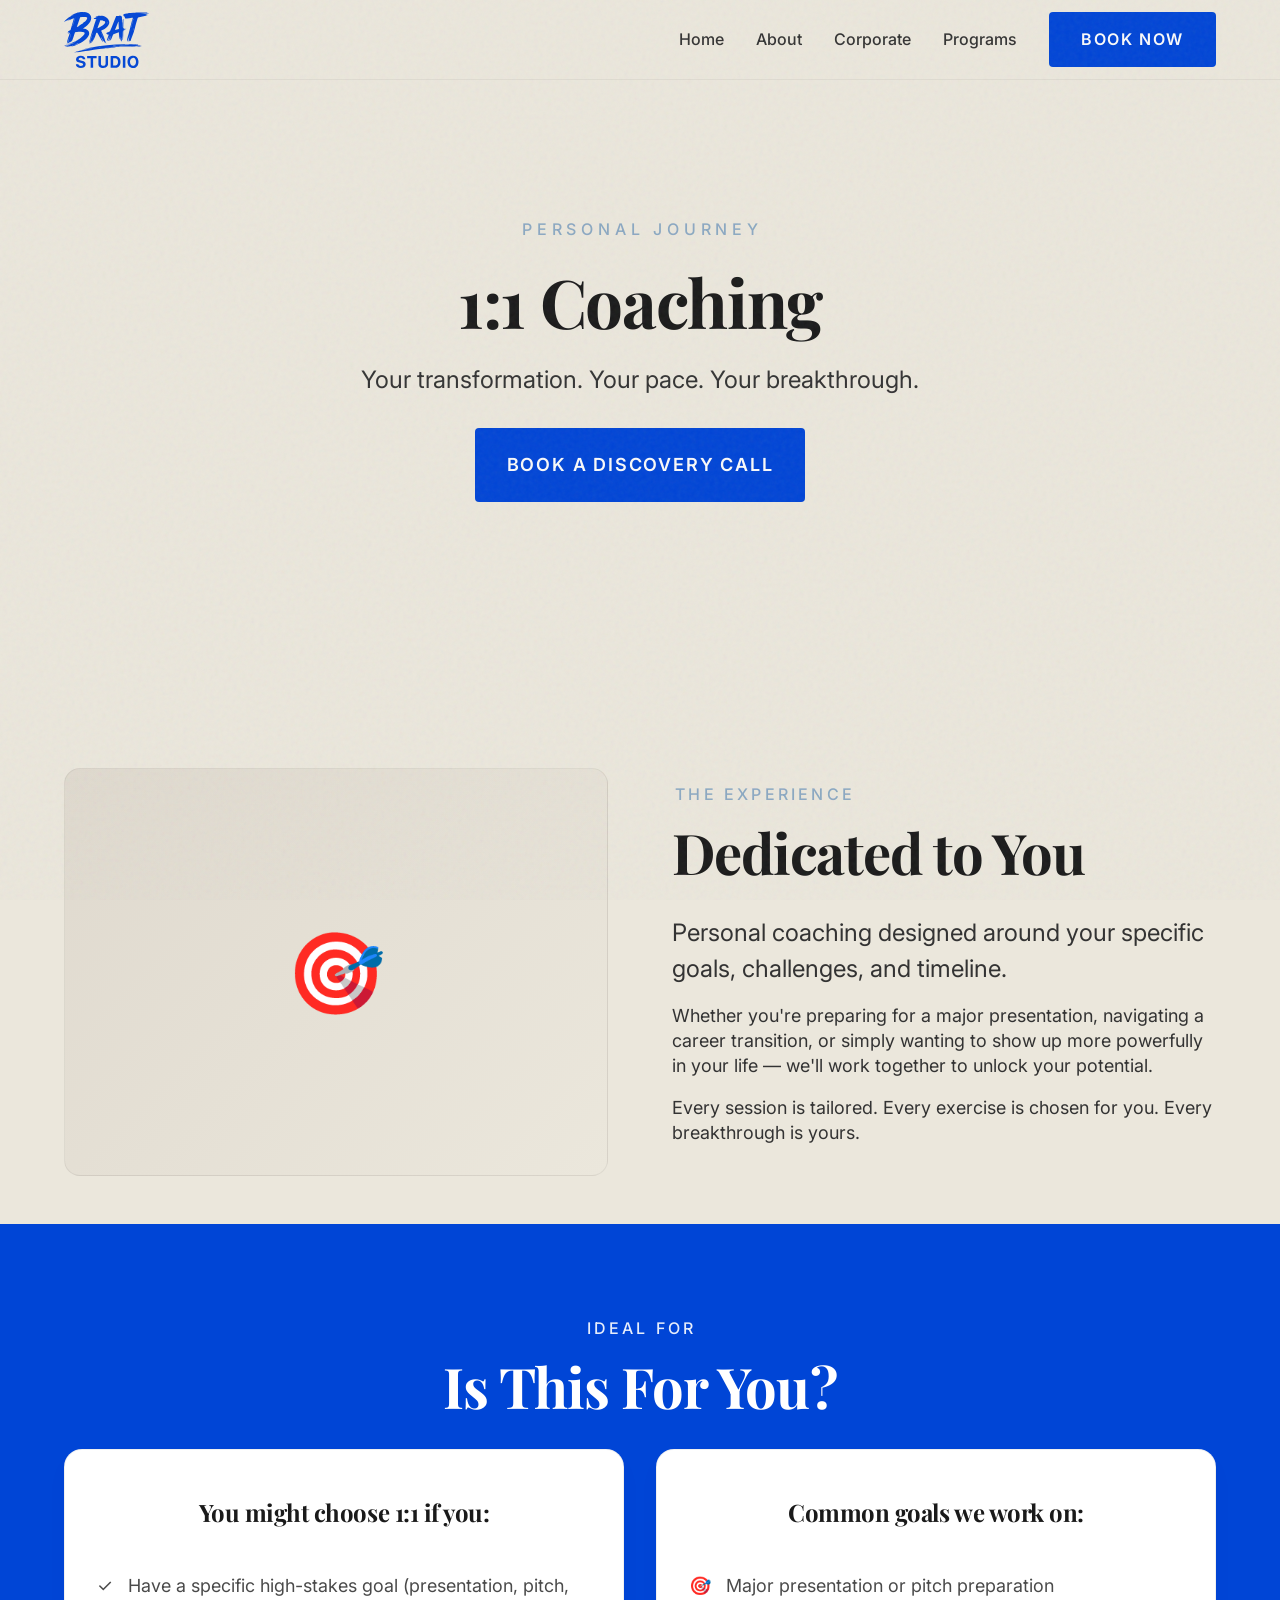
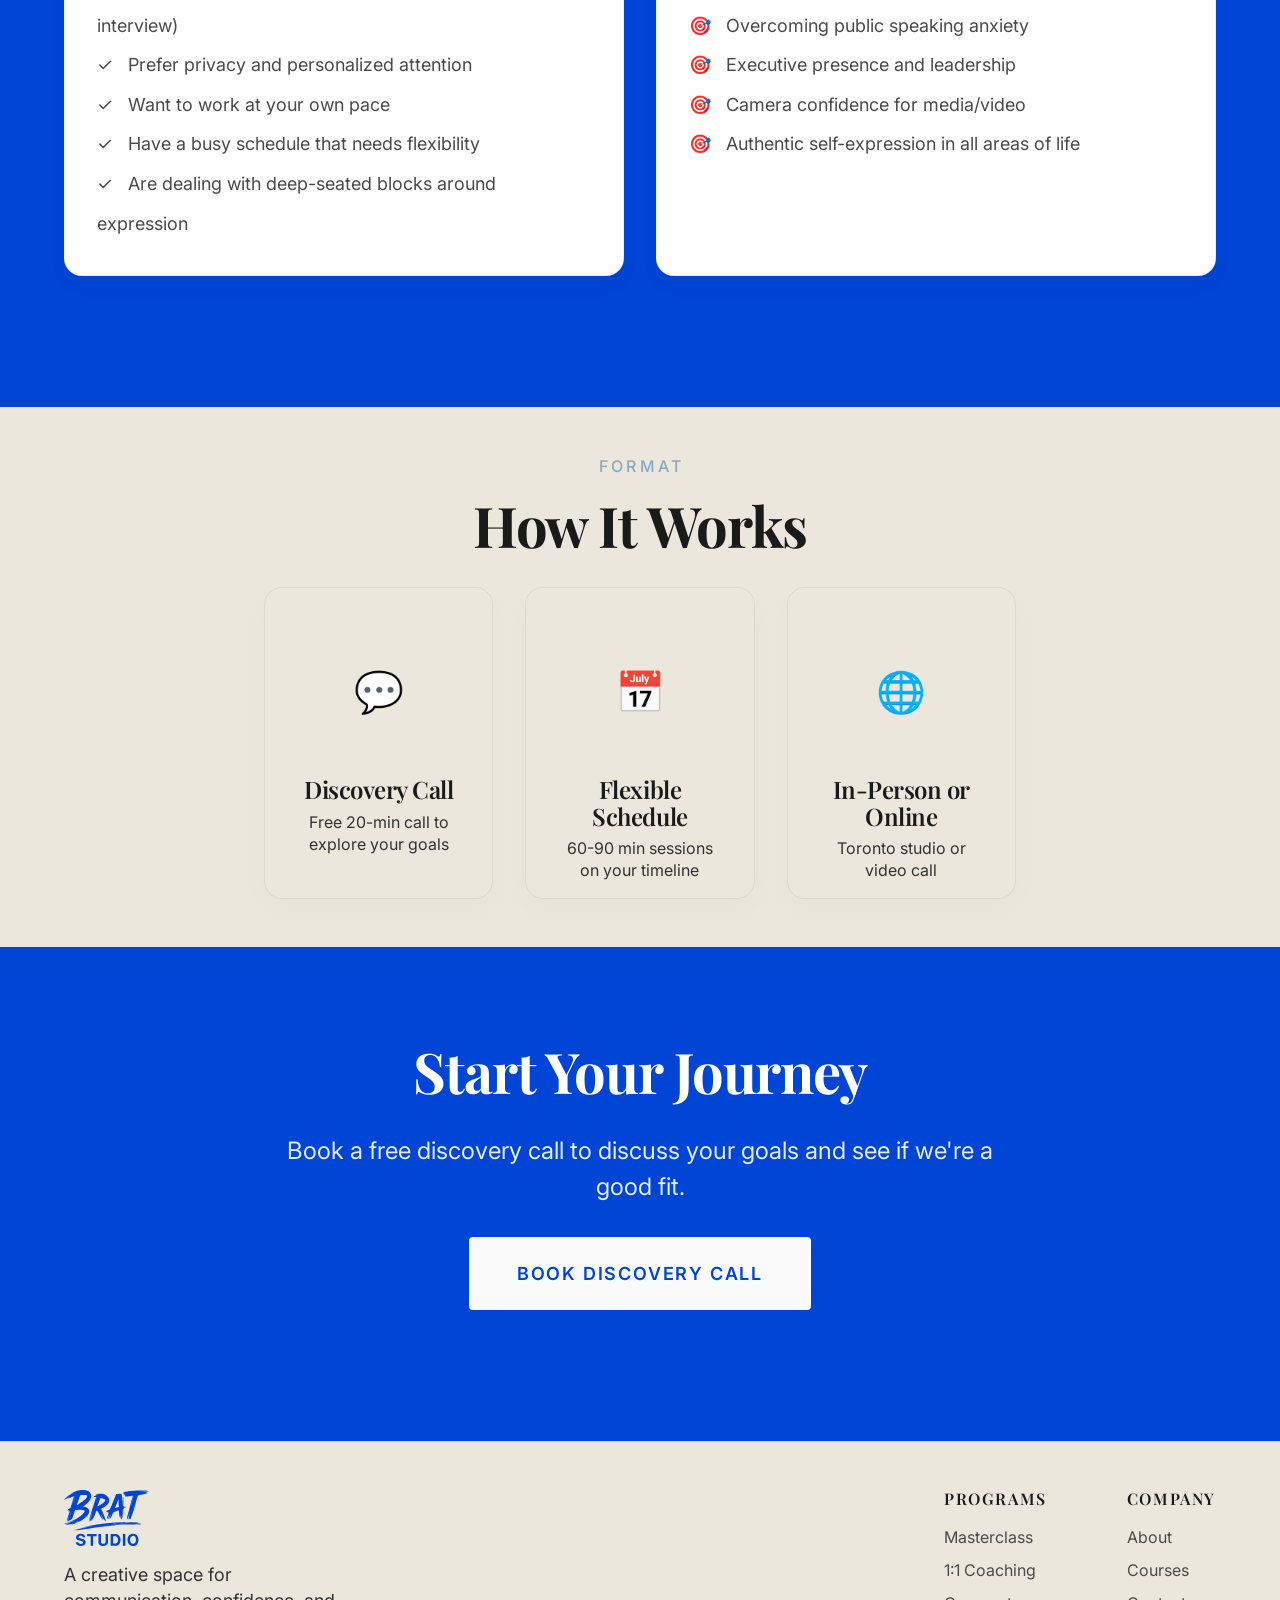
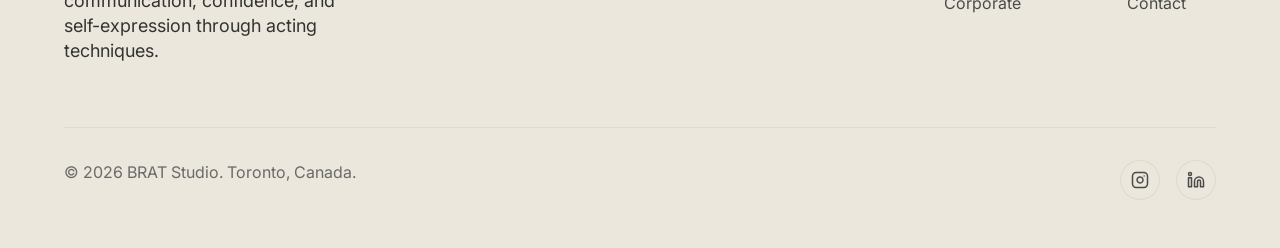
<file: coaching.html>
<!DOCTYPE html>
<html lang="en">

<head>
    <meta charset="UTF-8">
    <meta name="viewport" content="width=device-width, initial-scale=1.0">
    <meta name="description"
        content="1:1 Coaching - Personal transformation journey with dedicated attention. Acting techniques for real life.">
    <title>1:1 Coaching | BRAT Studio</title>
    <link rel="stylesheet" href="css/style.css?v=20261001-2">
    <link rel="icon"
        href="data:image/svg+xml,<svg xmlns='http://www.w3.org/2000/svg' viewBox='0 0 100 100'><text y='.9em' font-size='90'>🎭</text></svg>">
</head>

<body class="theme-light">
    <!-- Header -->
    <header class="header">
        <div class="container header__inner">
            <a href="index.html" class="logo">BRAT<span>.</span>Studio</a>
            <button class="nav-toggle" aria-label="Toggle navigation" aria-expanded="false">
                <span></span><span></span><span></span>
            </button>
            <nav class="nav" id="nav">
                <a href="index.html" class="nav__link">Home</a>
                <a href="about.html" class="nav__link">About</a>
                <a href="corporate.html" class="nav__link">Corporate</a>
                <a href="programs.html" class="nav__link">Programs</a>
                <a href="contact.html" class="btn btn--primary">Book Now</a>
            </nav>
        </div>
    </header>

    <!-- Hero -->
    <section class="hero hero--short">
        <div class="hero__bg"></div>
        <div class="hero__overlay"></div>
        <div class="hero__content">
            <p class="hero__tagline">Personal Journey</p>
            <h1 class="hero__title">1:1 Coaching</h1>
            <p class="hero__subtitle">Your transformation. Your pace. Your breakthrough.</p>
            <div class="hero__cta mt-8">
                <a href="contact.html?program=coaching" class="btn btn--primary btn--large">Book a Discovery Call</a>
            </div>
        </div>
    </section>

    <!-- About -->
    <section class="section">
        <div class="container">
            <div class="grid grid-2" style="align-items: center; gap: 4rem;">
                <div data-animate>
                    <div
                        style="width: 100%; aspect-ratio: 4/3; background: linear-gradient(135deg, #DFD9CE, #EBE7DC); border: 1px solid rgba(0, 0, 0, 0.06); border-radius: var(--radius-lg); display: flex; align-items: center; justify-content: center;">
                        <span style="font-size: 5rem;">🎯</span>
                    </div>
                </div>
                <div data-animate>
                    <p class="section-header__label">The Experience</p>
                    <h2 class="mb-8">Dedicated to You</h2>
                    <p class="lead">
                        Personal coaching designed around your specific goals, challenges, and timeline.
                    </p>
                    <p>
                        Whether you're preparing for a major presentation, navigating a career transition, or simply
                        wanting to show up more powerfully in your life — we'll work together to unlock your potential.
                    </p>
                    <p>
                        Every session is tailored. Every exercise is chosen for you. Every breakthrough is yours.
                    </p>
                </div>
            </div>
        </div>
    </section>

    <!-- Who It's For -->
    <section class="section section--dark">
        <div class="container">
            <div class="section-header" data-animate>
                <p class="section-header__label">Ideal For</p>
                <h2 class="section-header__title">Is This For You?</h2>
            </div>

            <div class="grid grid-2" style="gap: 2rem;">
                <div class="service-card" data-animate style="text-align: left; padding: 2rem;">
                    <h4 class="service-card__title">You might choose 1:1 if you:</h4>
                    <ul style="list-style: none; margin-top: 1rem; color: var(--color-gray-300); line-height: 2.2;">
                        <li>✓ &nbsp; Have a specific high-stakes goal (presentation, pitch, interview)</li>
                        <li>✓ &nbsp; Prefer privacy and personalized attention</li>
                        <li>✓ &nbsp; Want to work at your own pace</li>
                        <li>✓ &nbsp; Have a busy schedule that needs flexibility</li>
                        <li>✓ &nbsp; Are dealing with deep-seated blocks around expression</li>
                    </ul>
                </div>
                <div class="service-card" data-animate style="text-align: left; padding: 2rem;">
                    <h4 class="service-card__title">Common goals we work on:</h4>
                    <ul style="list-style: none; margin-top: 1rem; color: var(--color-gray-300); line-height: 2.2;">
                        <li>🎯 &nbsp; Major presentation or pitch preparation</li>
                        <li>🎯 &nbsp; Overcoming public speaking anxiety</li>
                        <li>🎯 &nbsp; Executive presence and leadership</li>
                        <li>🎯 &nbsp; Camera confidence for media/video</li>
                        <li>🎯 &nbsp; Authentic self-expression in all areas of life</li>
                    </ul>
                </div>
            </div>
        </div>
    </section>

    <!-- Format -->
    <section class="section">
        <div class="container container--narrow text-center">
            <div class="section-header" data-animate>
                <p class="section-header__label">Format</p>
                <h2 class="section-header__title">How It Works</h2>
            </div>

            <div class="grid grid-3" data-animate>
                <div class="brat-card">
                    <div class="brat-card__letter" style="font-size: 2.5rem;">💬</div>
                    <h4 class="brat-card__word">Discovery Call</h4>
                    <p class="brat-card__meaning">Free 20-min call to explore your goals</p>
                </div>
                <div class="brat-card">
                    <div class="brat-card__letter" style="font-size: 2.5rem;">📅</div>
                    <h4 class="brat-card__word">Flexible Schedule</h4>
                    <p class="brat-card__meaning">60-90 min sessions on your timeline</p>
                </div>
                <div class="brat-card">
                    <div class="brat-card__letter" style="font-size: 2.5rem;">🌐</div>
                    <h4 class="brat-card__word">In-Person or Online</h4>
                    <p class="brat-card__meaning">Toronto studio or video call</p>
                </div>
            </div>
        </div>
    </section>

    <!-- CTA -->
    <section class="section section--dark text-center">
        <div class="container container--narrow">
            <div data-animate>
                <h2 class="mb-8">Start Your Journey</h2>
                <p class="lead mb-8">
                    Book a free discovery call to discuss your goals and see if we're a good fit.
                </p>
                <a href="contact.html?program=coaching" class="btn btn--primary btn--large">Book Discovery Call</a>
            </div>
        </div>
    </section>

    <!-- Footer -->
    <footer class="footer">
        <div class="container">
            <div class="footer__top">
                <div class="footer__brand">
                    <a href="index.html" class="logo">BRAT<span>.</span>Studio</a>
                    <p>A creative space for communication, confidence, and self-expression through acting techniques.
                    </p>
                </div>
                <div>
                    <h4 class="footer__title">Programs</h4>
                    <ul class="footer__links">
                        <li><a href="programs.html">Masterclass</a></li>
                        <li><a href="coaching.html">1:1 Coaching</a></li>
                        <li><a href="corporate.html">Corporate</a></li>
                    </ul>
                </div>
                <div>
                    <h4 class="footer__title">Company</h4>
                    <ul class="footer__links">
                        <li><a href="about.html">About</a></li>
                        <li><a href="courses.html">Courses</a></li>
                        <li><a href="contact.html">Contact</a></li>
                    </ul>
                </div>

            </div>
            <div class="footer__bottom">
                <p class="footer__copyright">© 2026 BRAT Studio. Toronto, Canada.</p>
                <div class="footer__social">
                    <a href="https://www.instagram.com/brat.community/" target="_blank" rel="noopener noreferrer" aria-label="Instagram">
                        <svg xmlns="http://www.w3.org/2000/svg" width="18" height="18" viewBox="0 0 24 24" fill="none" stroke="currentColor" stroke-width="2" stroke-linecap="round" stroke-linejoin="round"><rect x="2" y="2" width="20" height="20" rx="5" ry="5"></rect><path d="M16 11.37A4 4 0 1 1 12.63 8 4 4 0 0 1 16 11.37z"></path><line x1="17.5" y1="6.5" x2="17.51" y2="6.5"></line></svg>
                    </a>
                    <a href="https://www.linkedin.com/in/kateryna-bratchyna-172901272/" target="_blank" rel="noopener noreferrer" aria-label="LinkedIn">
                        <svg xmlns="http://www.w3.org/2000/svg" width="18" height="18" viewBox="0 0 24 24" fill="none" stroke="currentColor" stroke-width="2" stroke-linecap="round" stroke-linejoin="round"><path d="M16 8a6 6 0 0 1 6 6v7h-4v-7a2 2 0 0 0-2-2 2 2 0 0 0-2 2v7h-4v-7a6 6 0 0 1 6-6z"></path><rect x="2" y="9" width="4" height="12"></rect><circle cx="4" cy="4" r="2"></circle></svg>
                    </a>
                </div>
            </div>
        </div>
    </footer>

    <script src="js/main.js"></script>
</body>

</html>
</file>
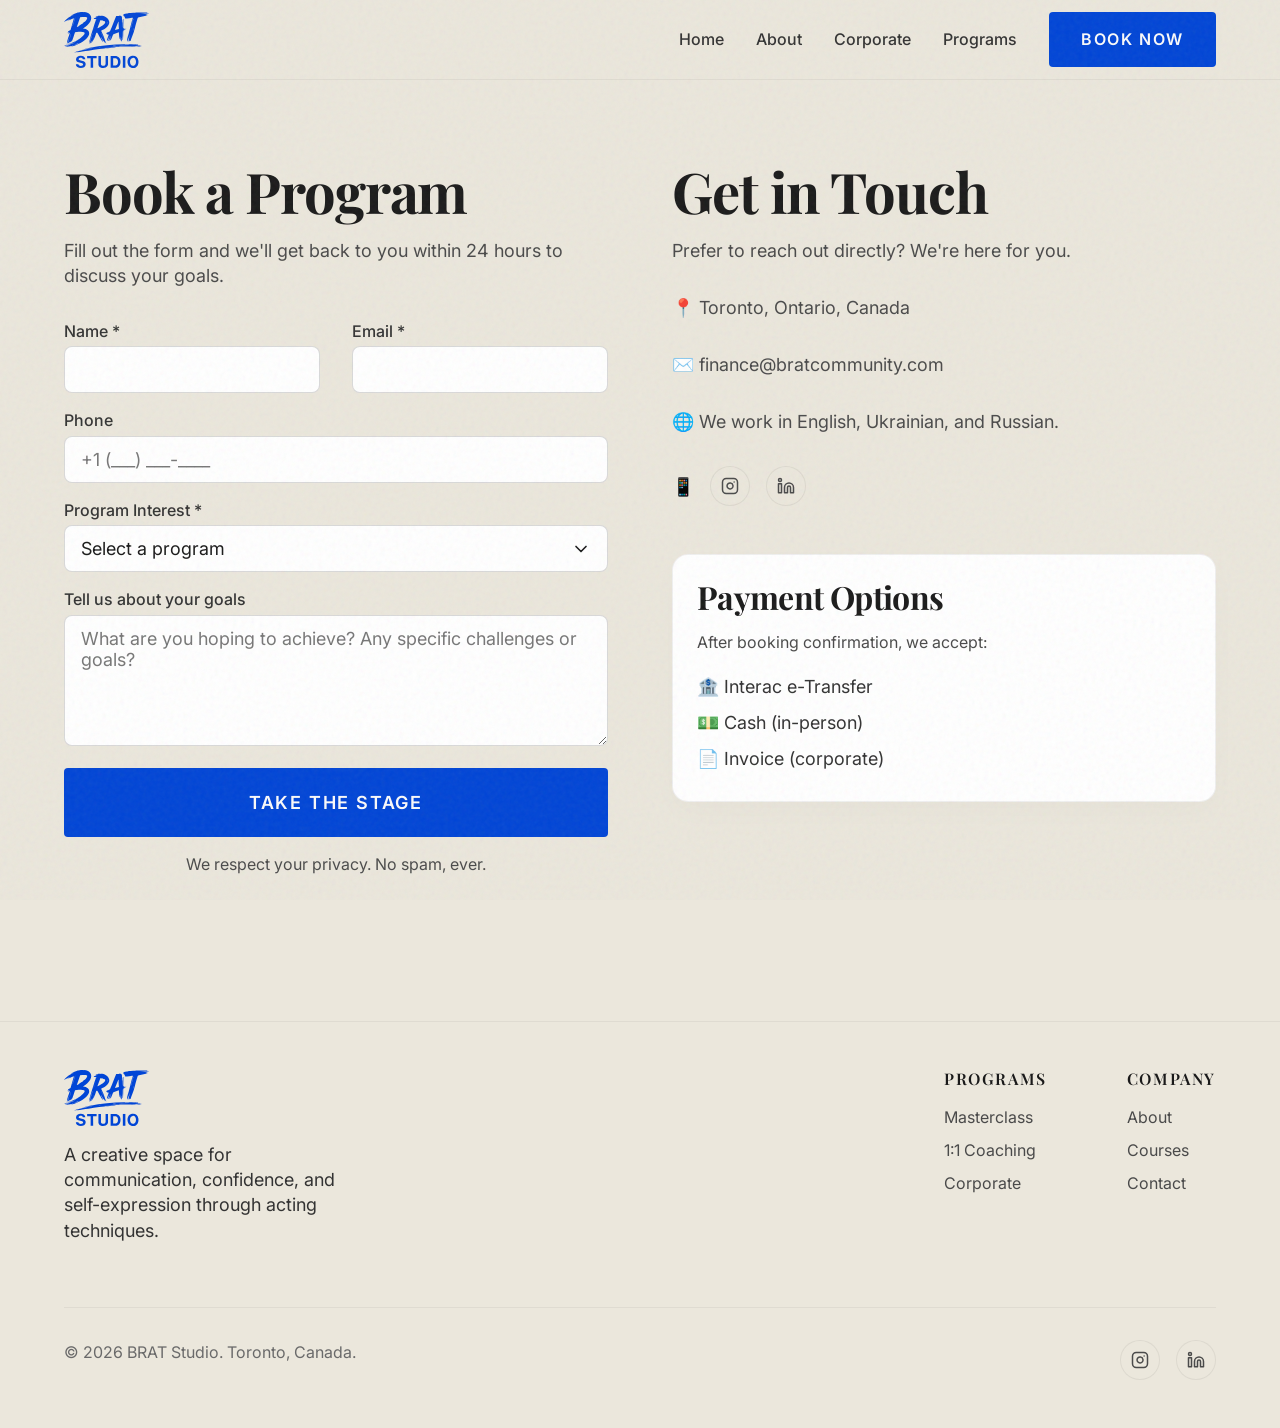
<file: contact.html>
<!DOCTYPE html>
<html lang="en">

<head>
    <meta charset="UTF-8">
    <meta name="viewport" content="width=device-width, initial-scale=1.0">
    <meta name="description"
        content="Contact BRAT Studio - Book a program, request corporate training, or get in touch. Toronto, Canada.">
    <title>Contact | BRAT Studio</title>
    <link rel="stylesheet" href="css/style.css?v=20261001-2">
    <link rel="icon"
        href="data:image/svg+xml,<svg xmlns='http://www.w3.org/2000/svg' viewBox='0 0 100 100'><text y='.9em' font-size='90'>🎭</text></svg>">
</head>

<body class="theme-light">
    <!-- Header -->
    <header class="header">
        <div class="container header__inner">
            <a href="index.html" class="logo">BRAT<span>.</span>Studio</a>
            <button class="nav-toggle" aria-label="Toggle navigation" aria-expanded="false">
                <span></span><span></span><span></span>
            </button>
            <nav class="nav" id="nav">
                <a href="index.html" class="nav__link">Home</a>
                <a href="about.html" class="nav__link">About</a>
                <a href="corporate.html" class="nav__link">Corporate</a>
                <a href="programs.html" class="nav__link">Programs</a>
                <a href="contact.html" class="btn btn--primary">Book Now</a>
            </nav>
        </div>
    </header>

    <!-- Contact Form -->
    <section class="section section--top">
        <div class="container">
            <div class="grid grid-2" style="gap: 4rem;">
                <!-- Form -->
                <div data-animate>
                    <h2 class="mb-4">Book a Program</h2>
                    <p class="mb-8" style="color: var(--color-gray-400);">
                        Fill out the form and we'll get back to you within 24 hours to discuss your goals.
                    </p>

                    <form id="booking-form">
                        <div class="grid grid-2">
                            <div class="form-group">
                                <label class="form-label" for="name">Name *</label>
                                <input type="text" id="name" name="name" class="form-input" required>
                            </div>
                            <div class="form-group">
                                <label class="form-label" for="email">Email *</label>
                                <input type="email" id="email" name="email" class="form-input" required>
                            </div>
                        </div>

                        <div class="form-group">
                            <label class="form-label" for="phone">Phone</label>
                            <input type="tel" id="phone" name="phone" class="form-input"
                                placeholder="+1 (___) ___-____">
                        </div>

                        <div class="form-group">
                            <label class="form-label" for="program">Program Interest *</label>
                            <select id="program" name="program" class="form-select" required>
                                <option value="">Select a program</option>
                                <option value="masterclass">Masterclass (Group)</option>
                                <option value="coaching">1:1 Coaching</option>
                                <option value="studio">Studio Labs</option>
                                <option value="corporate">Corporate Training</option>
                                <option value="courses">Online Courses (Waitlist)</option>
                                <option value="not-sure">Not sure — help me choose</option>
                            </select>
                        </div>

                        <div class="form-group">
                            <label class="form-label" for="message">Tell us about your goals</label>
                            <textarea id="message" name="message" class="form-textarea" rows="5"
                                placeholder="What are you hoping to achieve? Any specific challenges or goals?"></textarea>
                        </div>

                        <input type="hidden" id="source" name="source" value="contact-page">

                        <button type="submit" class="btn btn--primary btn--large" style="width: 100%;">
                            Take the Stage
                        </button>

                        <p
                            style="margin-top: 1rem; font-size: var(--text-sm); color: var(--color-gray-400); text-align: center;">
                            We respect your privacy. No spam, ever.
                        </p>
                    </form>
                </div>

                <!-- Contact Info -->
                <div data-animate>
                    <h2 class="mb-4">Get in Touch</h2>
                    <p class="mb-8" style="color: var(--color-gray-400);">
                        Prefer to reach out directly? We're here for you.
                    </p>

                    <div class="mb-8">
                        <p style="color: var(--color-gray-300);">📍 Toronto, Ontario, Canada</p>
                    </div>

                    <div class="mb-8">
                        <p style="color: var(--color-gray-300);">✉️ <a href="mailto:finance@bratcommunity.com" style="color: var(--color-gray-300);">finance@bratcommunity.com</a></p>
                    </div>

                    <div class="mb-8">
                        <p style="color: var(--color-gray-300);">🌐 We work in English, Ukrainian, and Russian.</p>
                    </div>

                    <div class="mb-8" style="display: flex; align-items: center; gap: 1rem;">
                        <span style="color: var(--color-gray-300);">📱</span>
                        <div class="footer__social">
                            <a href="https://www.instagram.com/brat.community/" target="_blank" rel="noopener noreferrer" aria-label="Instagram">
                                <svg xmlns="http://www.w3.org/2000/svg" width="18" height="18" viewBox="0 0 24 24" fill="none" stroke="currentColor" stroke-width="2" stroke-linecap="round" stroke-linejoin="round"><rect x="2" y="2" width="20" height="20" rx="5" ry="5"></rect><path d="M16 11.37A4 4 0 1 1 12.63 8 4 4 0 0 1 16 11.37z"></path><line x1="17.5" y1="6.5" x2="17.51" y2="6.5"></line></svg>
                            </a>
                            <a href="https://www.linkedin.com/in/kateryna-bratchyna-172901272/" target="_blank" rel="noopener noreferrer" aria-label="LinkedIn">
                                <svg xmlns="http://www.w3.org/2000/svg" width="18" height="18" viewBox="0 0 24 24" fill="none" stroke="currentColor" stroke-width="2" stroke-linecap="round" stroke-linejoin="round"><path d="M16 8a6 6 0 0 1 6 6v7h-4v-7a2 2 0 0 0-2-2 2 2 0 0 0-2 2v7h-4v-7a6 6 0 0 1 6-6z"></path><rect x="2" y="9" width="4" height="12"></rect><circle cx="4" cy="4" r="2"></circle></svg>
                            </a>
                        </div>
                    </div>

                    <!-- Payment Info -->
                    <div class="mt-12"
                        style="padding: 1.5rem; background: #FFFFFF; border: 1px solid rgba(0, 0, 0, 0.06); border-radius: var(--radius-lg); box-shadow: 0 10px 30px rgba(0,0,0,0.02);">
                        <h4 class="mb-4">Payment Options</h4>
                        <p style="color: #4A4A4A; font-size: var(--text-sm); margin-bottom: 1rem;">
                            After booking confirmation, we accept:
                        </p>
                        <ul style="list-style: none; color: #4A4A4A; line-height: 2;">
                            <li>🏦 Interac e-Transfer</li>
                            <li>💵 Cash (in-person)</li>
                            <li>📄 Invoice (corporate)</li>
                        </ul>
                    </div>

                </div>
            </div>
        </div>
    </section>

    <!-- Footer -->
    <footer class="footer">
        <div class="container">
            <div class="footer__top">
                <div class="footer__brand">
                    <a href="index.html" class="logo">BRAT<span>.</span>Studio</a>
                    <p>A creative space for communication, confidence, and self-expression through acting techniques.
                    </p>
                </div>
                <div>
                    <h4 class="footer__title">Programs</h4>
                    <ul class="footer__links">
                        <li><a href="programs.html">Masterclass</a></li>
                        <li><a href="coaching.html">1:1 Coaching</a></li>
                        <li><a href="corporate.html">Corporate</a></li>
                    </ul>
                </div>
                <div>
                    <h4 class="footer__title">Company</h4>
                    <ul class="footer__links">
                        <li><a href="about.html">About</a></li>
                        <li><a href="courses.html">Courses</a></li>
                        <li><a href="contact.html">Contact</a></li>
                    </ul>
                </div>

            </div>
            <div class="footer__bottom">
                <p class="footer__copyright">© 2026 BRAT Studio. Toronto, Canada.</p>
                <div class="footer__social">
                    <a href="https://www.instagram.com/brat.community/" target="_blank" rel="noopener noreferrer" aria-label="Instagram">
                        <svg xmlns="http://www.w3.org/2000/svg" width="18" height="18" viewBox="0 0 24 24" fill="none" stroke="currentColor" stroke-width="2" stroke-linecap="round" stroke-linejoin="round"><rect x="2" y="2" width="20" height="20" rx="5" ry="5"></rect><path d="M16 11.37A4 4 0 1 1 12.63 8 4 4 0 0 1 16 11.37z"></path><line x1="17.5" y1="6.5" x2="17.51" y2="6.5"></line></svg>
                    </a>
                    <a href="https://www.linkedin.com/in/kateryna-bratchyna-172901272/" target="_blank" rel="noopener noreferrer" aria-label="LinkedIn">
                        <svg xmlns="http://www.w3.org/2000/svg" width="18" height="18" viewBox="0 0 24 24" fill="none" stroke="currentColor" stroke-width="2" stroke-linecap="round" stroke-linejoin="round"><path d="M16 8a6 6 0 0 1 6 6v7h-4v-7a2 2 0 0 0-2-2 2 2 0 0 0-2 2v7h-4v-7a6 6 0 0 1 6-6z"></path><rect x="2" y="9" width="4" height="12"></rect><circle cx="4" cy="4" r="2"></circle></svg>
                    </a>
                </div>
            </div>
        </div>
    </footer>

    <script src="js/main.js"></script>
    <script src="js/form-handler.js"></script>
    <script>
        // Pre-select program from URL parameter
        document.addEventListener('DOMContentLoaded', () => {
            const urlParams = new URLSearchParams(window.location.search);
            const program = urlParams.get('program');
            if (program) {
                const select = document.getElementById('program');
                if (select) {
                    select.value = program;
                }
            }
        });
    </script>
</body>

</html>
</file>
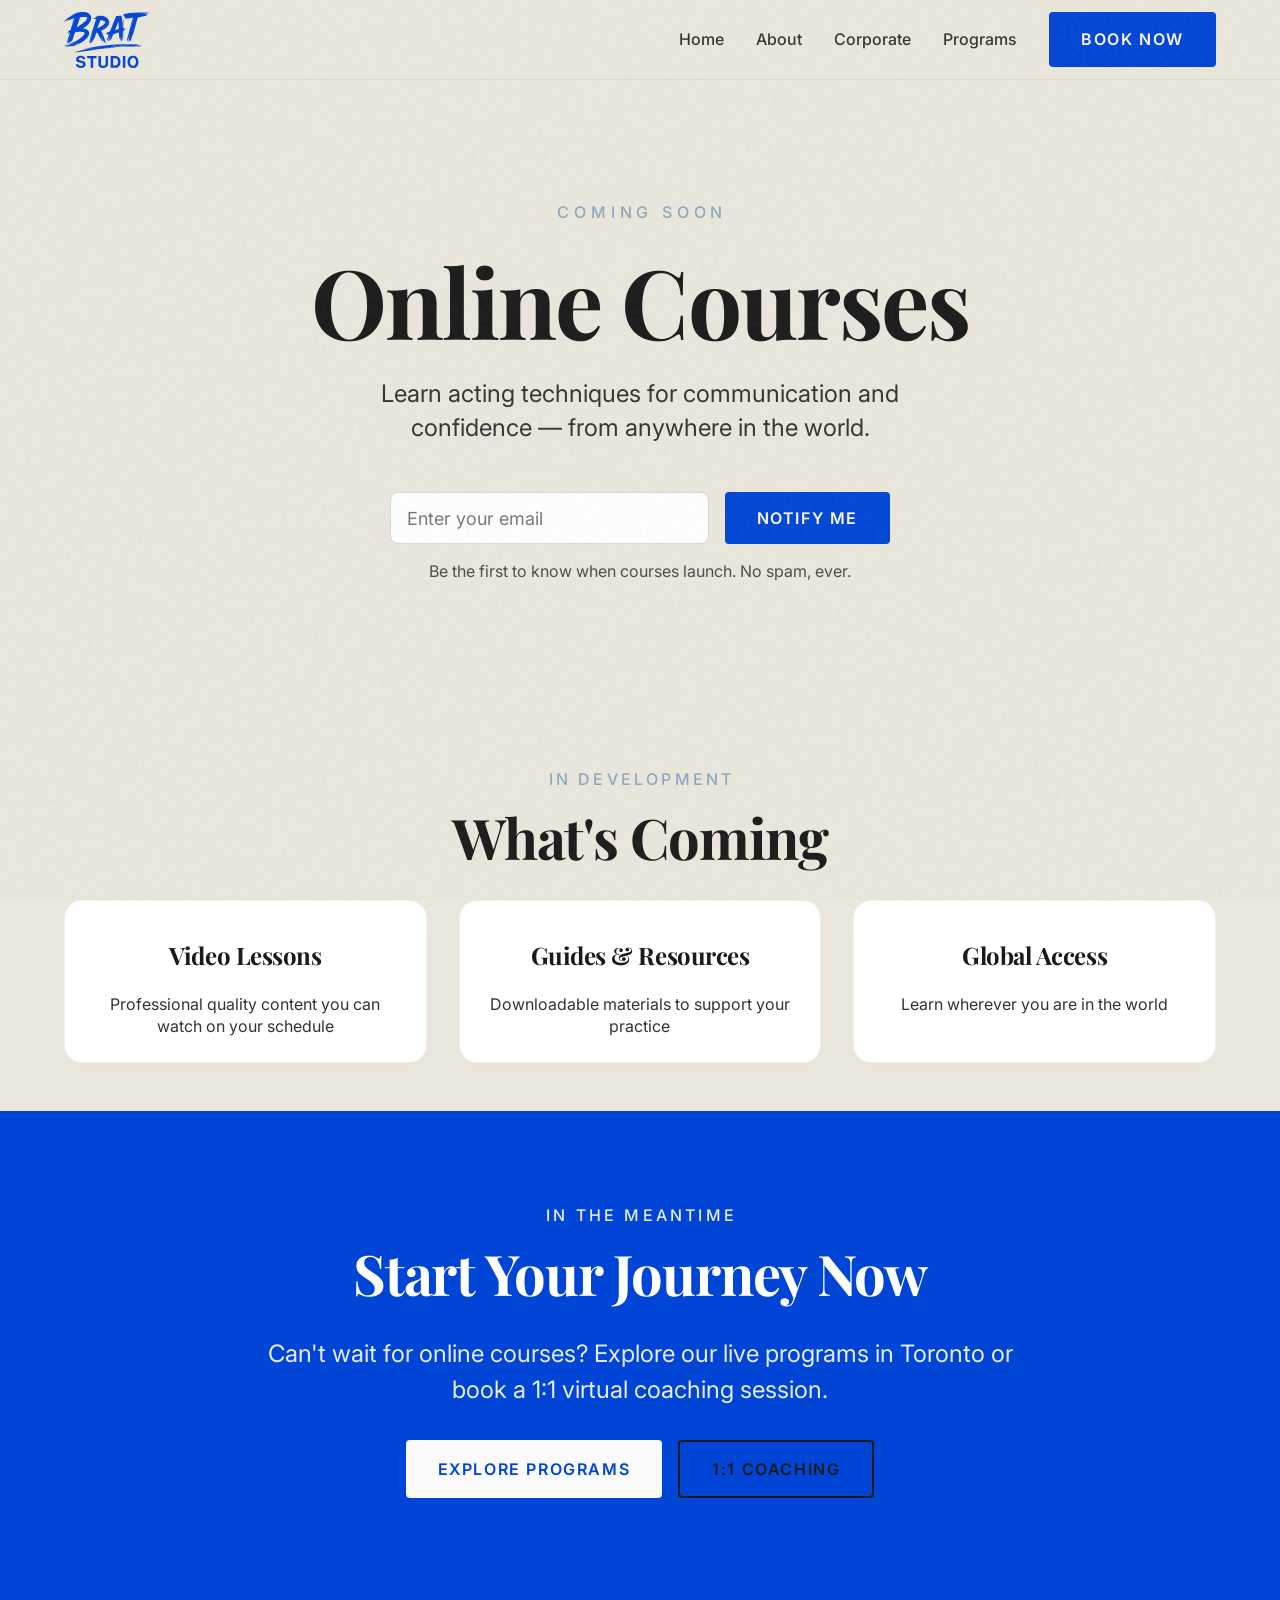
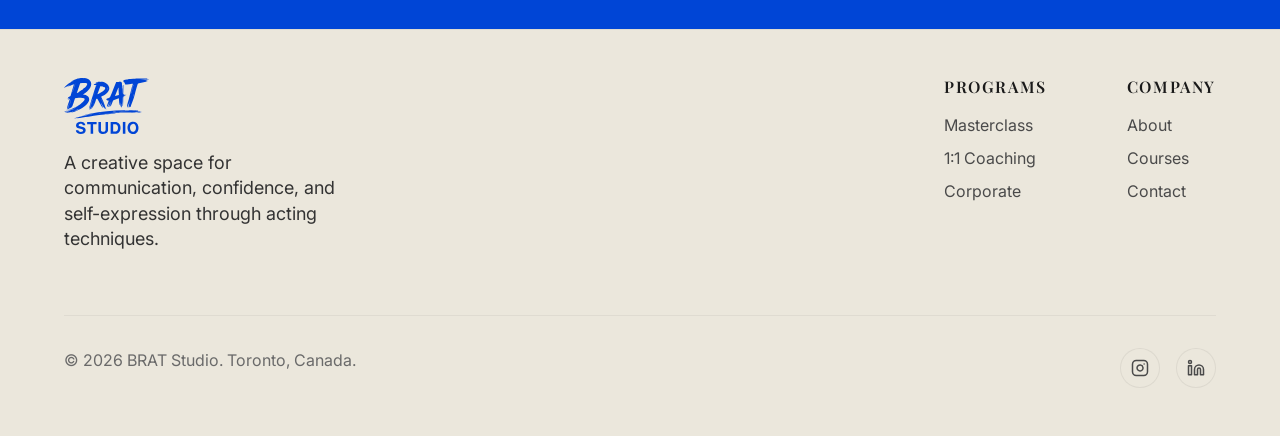
<file: courses.html>
<!DOCTYPE html>
<html lang="en">

<head>
    <meta charset="UTF-8">
    <meta name="viewport" content="width=device-width, initial-scale=1.0">
    <meta name="description"
        content="Online Courses - Coming soon. Acting techniques for communication and confidence, available anywhere.">
    <title>Courses | BRAT Studio</title>
    <link rel="stylesheet" href="css/style.css?v=20261001-2">
    <link rel="icon"
        href="data:image/svg+xml,<svg xmlns='http://www.w3.org/2000/svg' viewBox='0 0 100 100'><text y='.9em' font-size='90'>🎭</text></svg>">
</head>

<body class="theme-light">
    <!-- Header -->
    <header class="header">
        <div class="container header__inner">
            <a href="index.html" class="logo">BRAT<span>.</span>Studio</a>
            <button class="nav-toggle" aria-label="Toggle navigation" aria-expanded="false">
                <span></span><span></span><span></span>
            </button>
            <nav class="nav" id="nav">
                <a href="index.html" class="nav__link">Home</a>
                <a href="about.html" class="nav__link">About</a>
                <a href="corporate.html" class="nav__link">Corporate</a>
                <a href="programs.html" class="nav__link">Programs</a>
                <a href="contact.html" class="btn btn--primary">Book Now</a>
            </nav>
        </div>
    </header>

    <!-- Hero -->
    <section class="hero" style="min-height: 80vh;">
        <div class="hero__bg"></div>
        <div class="hero__overlay"></div>
        <div class="hero__content">
            <p class="hero__tagline">Coming Soon</p>
            <h1 class="hero__title">Online Courses</h1>
            <p class="hero__subtitle">Learn acting techniques for communication and confidence — from anywhere in the
                world.</p>

            <!-- Email Capture Form -->
            <div class="mt-12" style="max-width: 500px; margin-left: auto; margin-right: auto;">
                <form id="courses-waitlist" style="display: flex; gap: 1rem; flex-wrap: wrap; justify-content: center;">
                    <input type="email" name="email" class="form-input" placeholder="Enter your email" required
                        style="flex: 1; min-width: 250px;">
                    <button type="submit" class="btn btn--primary">
                        Notify Me
                    </button>
                </form>
                <p style="margin-top: 1rem; font-size: var(--text-sm); color: var(--color-gray-400);">
                    Be the first to know when courses launch. No spam, ever.
                </p>
            </div>
        </div>
    </section>

    <!-- What's Coming -->
    <section class="section">
        <div class="container">
            <div class="section-header" data-animate>
                <p class="section-header__label">In Development</p>
                <h2 class="section-header__title">What's Coming</h2>
            </div>

            <div class="grid grid-3">
                <div class="service-card" data-animate>
                    <h4 class="service-card__title">Video Lessons</h4>
                    <p class="service-card__desc">Professional quality content you can watch on your schedule</p>
                </div>
                <div class="service-card" data-animate>
                    <h4 class="service-card__title">Guides & Resources</h4>
                    <p class="service-card__desc">Downloadable materials to support your practice</p>
                </div>
                <div class="service-card" data-animate>
                    <h4 class="service-card__title">Global Access</h4>
                    <p class="service-card__desc">Learn wherever you are in the world</p>
                </div>
            </div>
        </div>
    </section>

    <!-- In the Meantime -->
    <section class="section section--dark text-center">
        <div class="container container--narrow">
            <div data-animate>
                <p class="section-header__label">In the Meantime</p>
                <h2 class="mb-8">Start Your Journey Now</h2>
                <p class="lead mb-8">
                    Can't wait for online courses? Explore our live programs in Toronto or book a 1:1 virtual coaching
                    session.
                </p>
                <div style="display: flex; gap: 1rem; justify-content: center; flex-wrap: wrap;">
                    <a href="programs.html" class="btn btn--primary">Explore Programs</a>
                    <a href="coaching.html" class="btn btn--outline">1:1 Coaching</a>
                </div>
            </div>
        </div>
    </section>

    <!-- Footer -->
    <footer class="footer">
        <div class="container">
            <div class="footer__top">
                <div class="footer__brand">
                    <a href="index.html" class="logo">BRAT<span>.</span>Studio</a>
                    <p>A creative space for communication, confidence, and self-expression through acting techniques.
                    </p>
                </div>
                <div>
                    <h4 class="footer__title">Programs</h4>
                    <ul class="footer__links">
                        <li><a href="programs.html">Masterclass</a></li>
                        <li><a href="coaching.html">1:1 Coaching</a></li>
                        <li><a href="corporate.html">Corporate</a></li>
                    </ul>
                </div>
                <div>
                    <h4 class="footer__title">Company</h4>
                    <ul class="footer__links">
                        <li><a href="about.html">About</a></li>
                        <li><a href="courses.html">Courses</a></li>
                        <li><a href="contact.html">Contact</a></li>
                    </ul>
                </div>

            </div>
            <div class="footer__bottom">
                <p class="footer__copyright">© 2026 BRAT Studio. Toronto, Canada.</p>
                <div class="footer__social">
                    <a href="https://www.instagram.com/brat.community/" target="_blank" rel="noopener noreferrer" aria-label="Instagram">
                        <svg xmlns="http://www.w3.org/2000/svg" width="18" height="18" viewBox="0 0 24 24" fill="none" stroke="currentColor" stroke-width="2" stroke-linecap="round" stroke-linejoin="round"><rect x="2" y="2" width="20" height="20" rx="5" ry="5"></rect><path d="M16 11.37A4 4 0 1 1 12.63 8 4 4 0 0 1 16 11.37z"></path><line x1="17.5" y1="6.5" x2="17.51" y2="6.5"></line></svg>
                    </a>
                    <a href="https://www.linkedin.com/in/kateryna-bratchyna-172901272/" target="_blank" rel="noopener noreferrer" aria-label="LinkedIn">
                        <svg xmlns="http://www.w3.org/2000/svg" width="18" height="18" viewBox="0 0 24 24" fill="none" stroke="currentColor" stroke-width="2" stroke-linecap="round" stroke-linejoin="round"><path d="M16 8a6 6 0 0 1 6 6v7h-4v-7a2 2 0 0 0-2-2 2 2 0 0 0-2 2v7h-4v-7a6 6 0 0 1 6-6z"></path><rect x="2" y="9" width="4" height="12"></rect><circle cx="4" cy="4" r="2"></circle></svg>
                    </a>
                </div>
            </div>
        </div>
    </footer>

    <script src="js/main.js"></script>
    <script src="js/form-handler.js"></script>
</body>

</html>
</file>
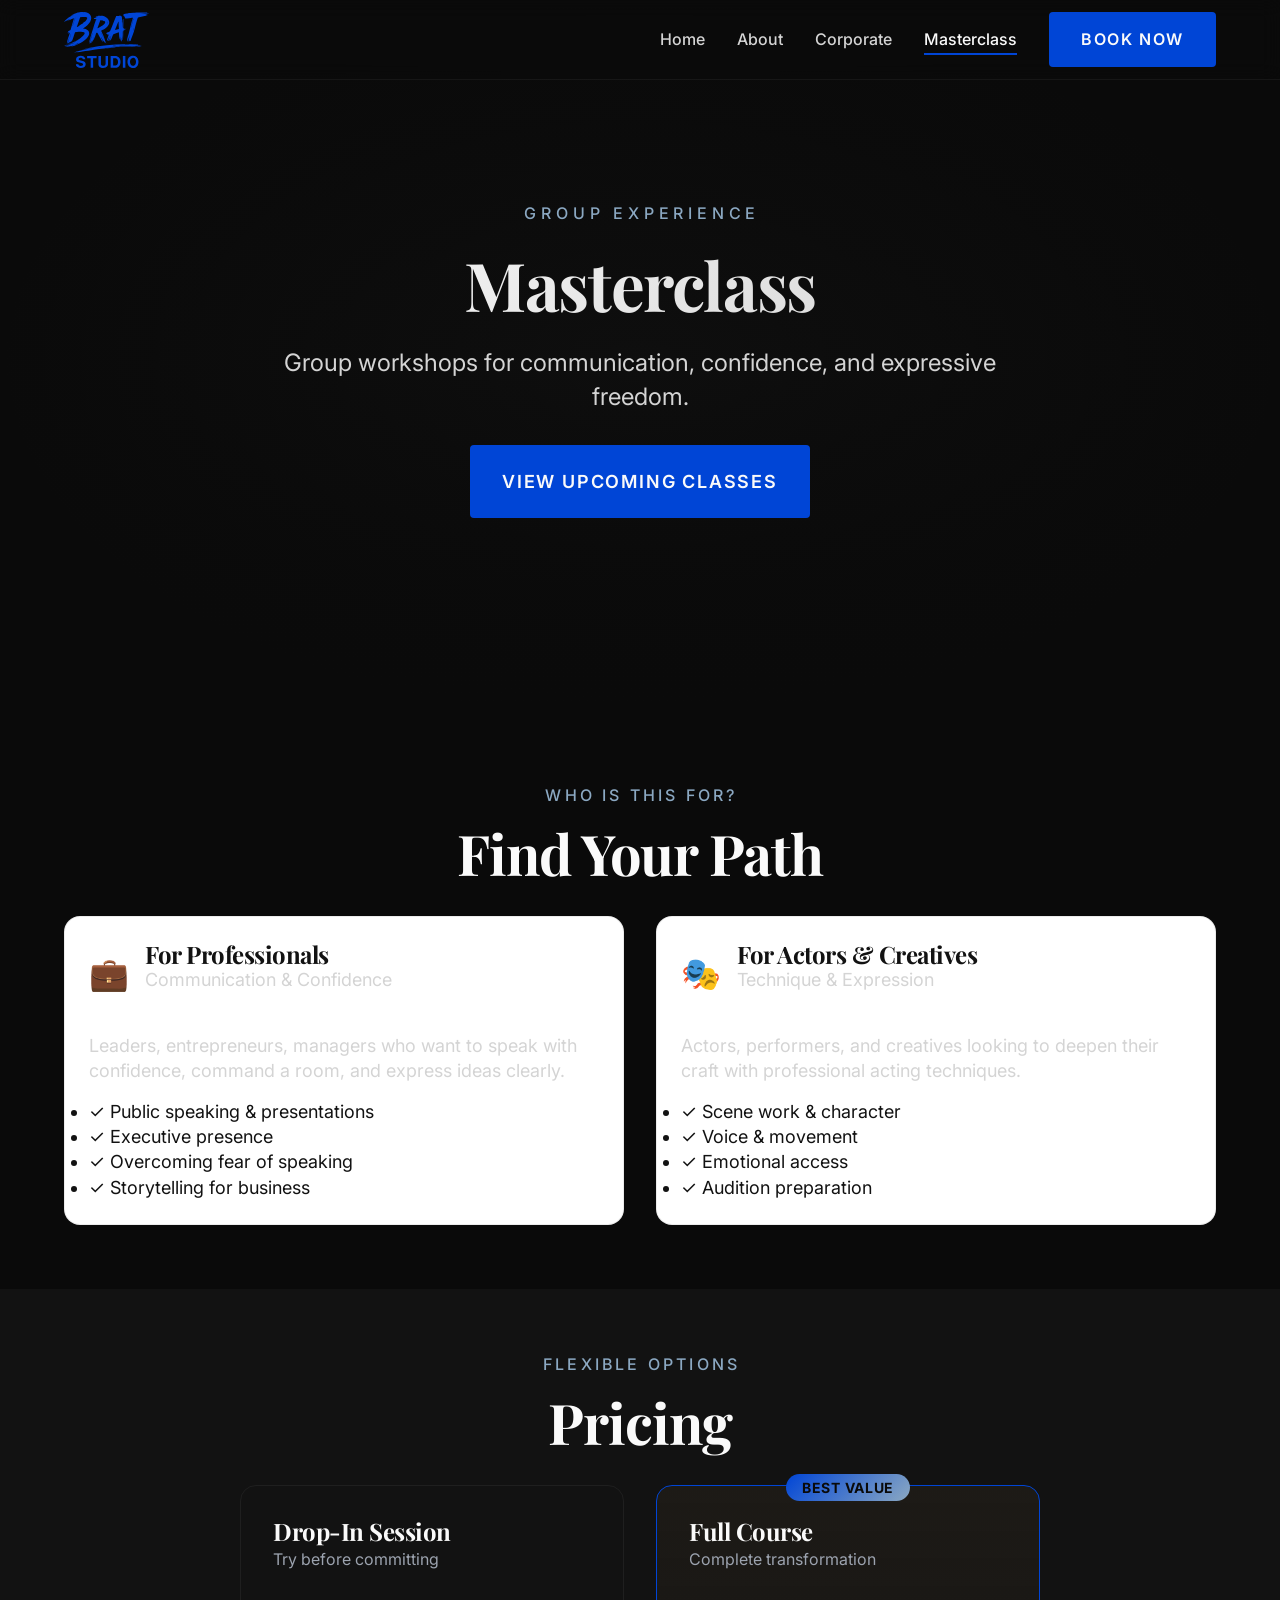
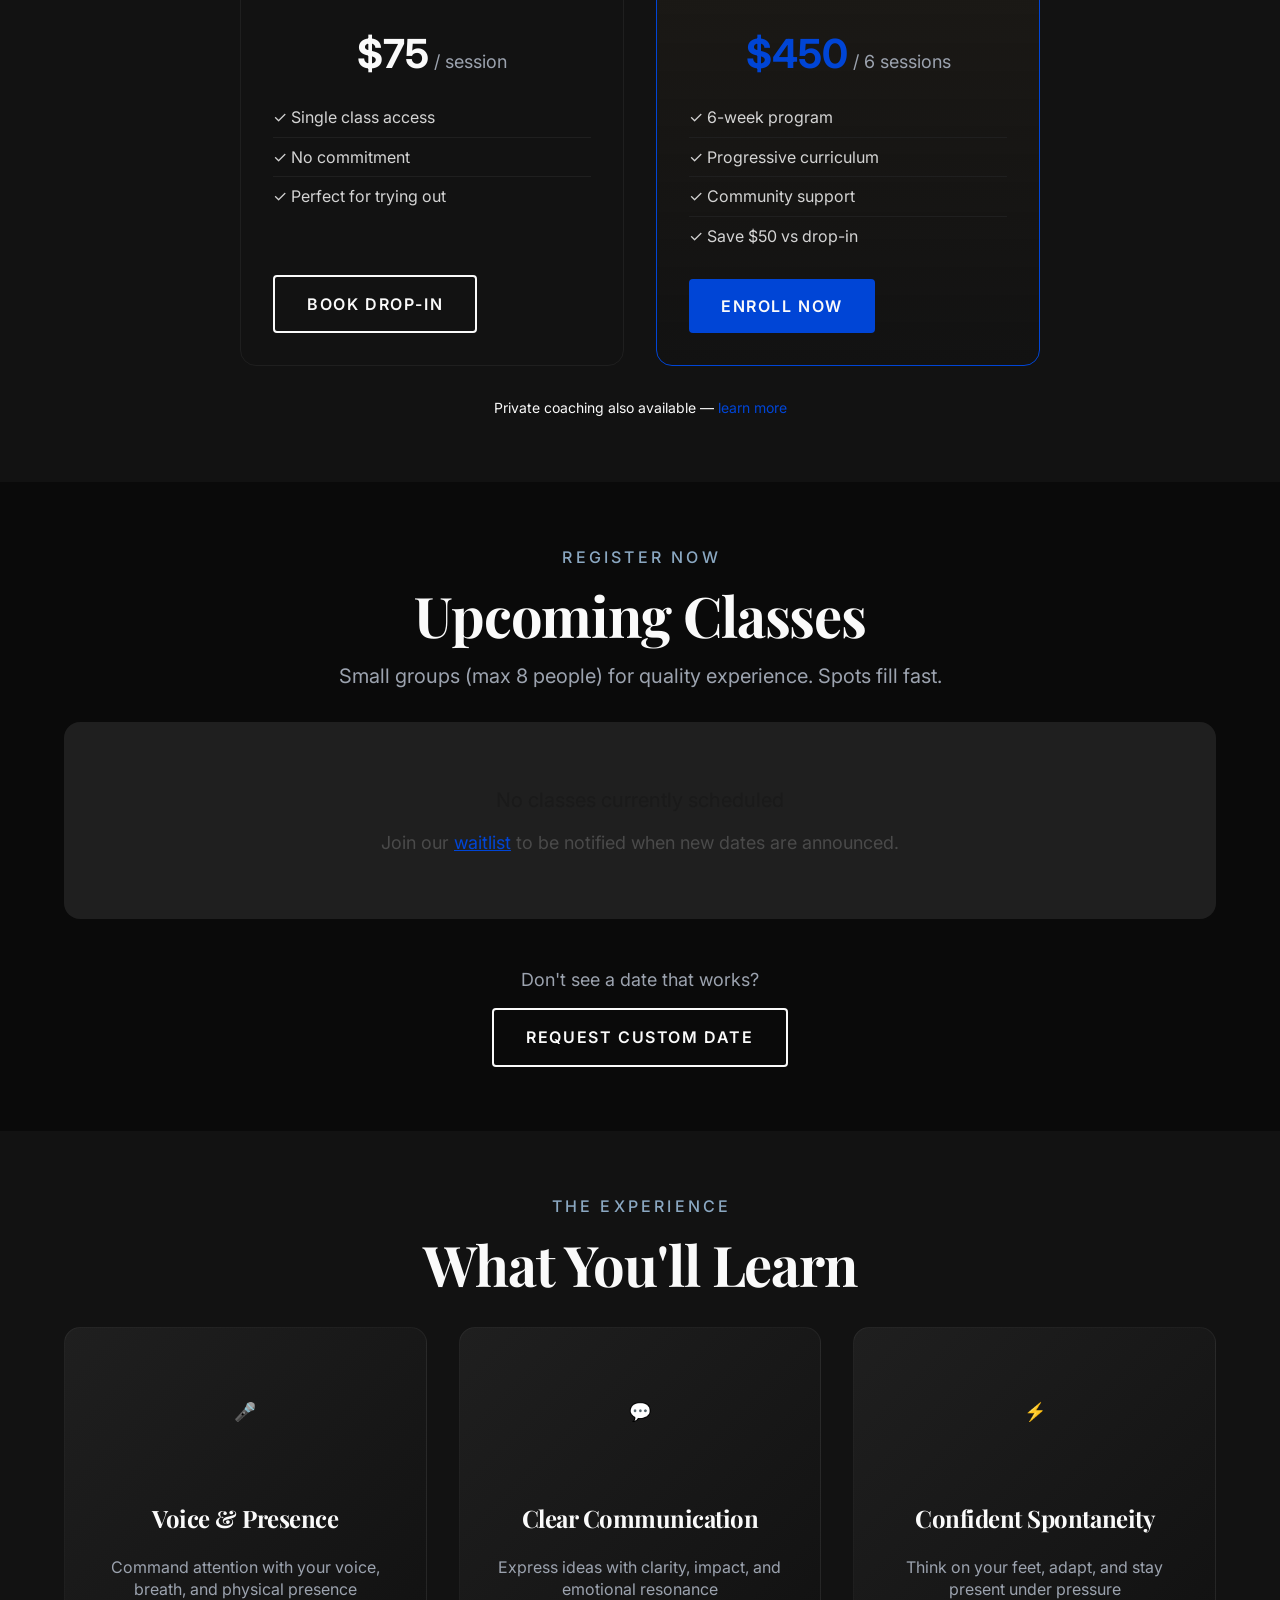
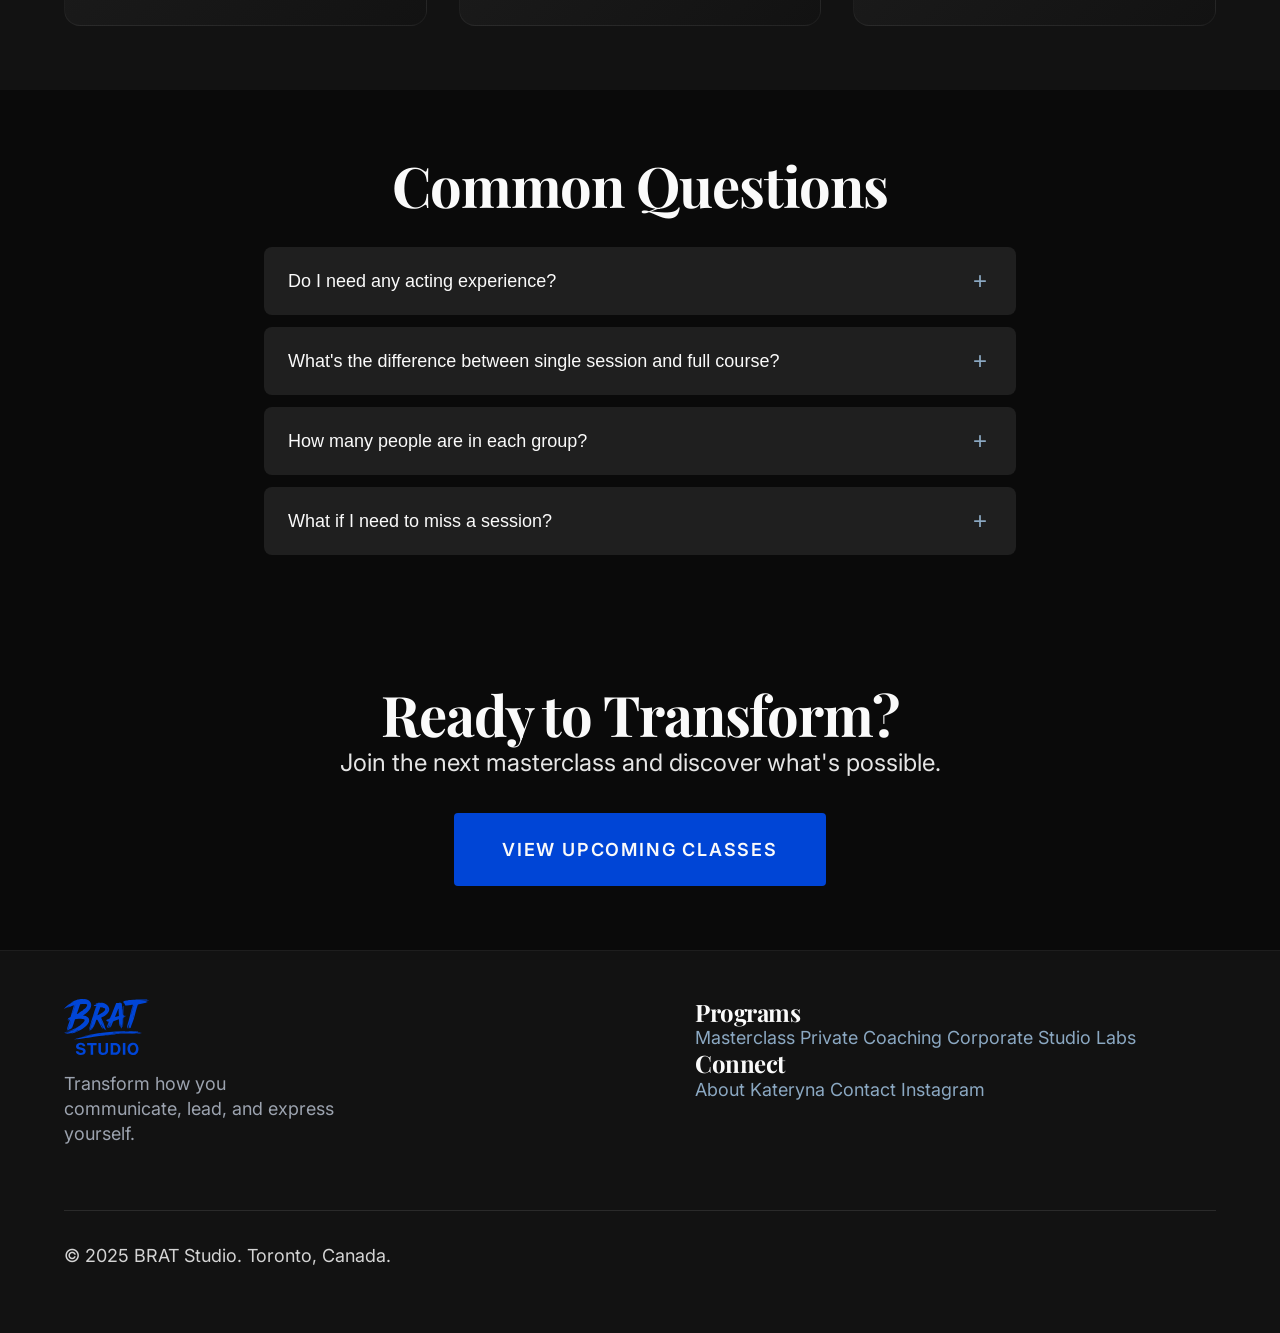
<file: masterclass.html>
<!DOCTYPE html>
<html lang="en">

<head>
    <meta charset="UTF-8">
    <meta name="viewport" content="width=device-width, initial-scale=1.0">
    <meta name="description"
        content="BRAT Masterclass - Group workshops for communication, confidence, and self-expression through acting techniques.">
    <title>Masterclass | BRAT Studio</title>
    <link rel="stylesheet" href="css/style.css?v=20261001-2">
    <link rel="icon"
        href="data:image/svg+xml,<svg xmlns='http://www.w3.org/2000/svg' viewBox='0 0 100 100'><text y='.9em' font-size='90'>🎭</text></svg>">
</head>

<body>
    <!-- Header -->
    <header class="header">
        <div class="container header__inner">
            <a href="index.html" class="logo">BRAT<span>.</span>Studio</a>
            <button class="nav-toggle" aria-label="Toggle navigation" aria-expanded="false">
                <span></span><span></span><span></span>
            </button>
            <nav class="nav" id="nav">
                <a href="index.html" class="nav__link">Home</a>
                <a href="about.html" class="nav__link">About</a>
                <a href="corporate.html" class="nav__link">Corporate</a>
                <a href="masterclass.html" class="nav__link nav__link--active">Masterclass</a>
                <a href="contact.html" class="btn btn--primary">Book Now</a>
            </nav>
        </div>
    </header>

    <!-- Hero -->
    <section class="hero hero--short">
        <div class="hero__bg"></div>
        <div class="hero__overlay"></div>
        <div class="hero__content">
            <p class="hero__tagline">Group Experience</p>
            <h1 class="hero__title">Masterclass</h1>
            <p class="hero__subtitle">Group workshops for communication, confidence, and expressive freedom.</p>
            <div class="hero__cta mt-8">
                <a href="#upcoming" class="btn btn--primary btn--large">View Upcoming Classes</a>
            </div>
        </div>
    </section>

    <!-- Who Is This For -->
    <section class="section">
        <div class="container">
            <div class="section-header" data-animate>
                <p class="section-header__label">Who Is This For?</p>
                <h2 class="section-header__title">Find Your Path</h2>
            </div>

            <div class="grid grid-2" style="gap: 2rem;" data-animate>
                <!-- For Professionals -->
                <div class="format-card">
                    <div class="format-card__header">
                        <span class="format-card__icon">💼</span>
                        <div>
                            <h4>For Professionals</h4>
                            <p class="format-card__subtitle">Communication & Confidence</p>
                        </div>
                    </div>
                    <p>Leaders, entrepreneurs, managers who want to speak with confidence, command a room, and express
                        ideas clearly.</p>
                    <ul class="format-card__points">
                        <li>✓ Public speaking & presentations</li>
                        <li>✓ Executive presence</li>
                        <li>✓ Overcoming fear of speaking</li>
                        <li>✓ Storytelling for business</li>
                    </ul>
                </div>

                <!-- For Actors -->
                <div class="format-card">
                    <div class="format-card__header">
                        <span class="format-card__icon">🎭</span>
                        <div>
                            <h4>For Actors & Creatives</h4>
                            <p class="format-card__subtitle">Technique & Expression</p>
                        </div>
                    </div>
                    <p>Actors, performers, and creatives looking to deepen their craft with professional acting
                        techniques.</p>
                    <ul class="format-card__points">
                        <li>✓ Scene work & character</li>
                        <li>✓ Voice & movement</li>
                        <li>✓ Emotional access</li>
                        <li>✓ Audition preparation</li>
                    </ul>
                </div>
            </div>
        </div>
    </section>

    <!-- Pricing Options -->
    <section class="section section--dark">
        <div class="container">
            <div class="section-header" data-animate>
                <p class="section-header__label">Flexible Options</p>
                <h2 class="section-header__title">Pricing</h2>
            </div>

            <div class="grid grid-2" style="gap: 2rem; max-width: 800px; margin: 0 auto;" data-animate>
                <!-- Single Session -->
                <div class="program-type-card">
                    <div class="program-type-card__header">
                        <h4>Drop-In Session</h4>
                        <p class="program-type-card__tagline">Try before committing</p>
                    </div>
                    <div class="program-type-card__body">
                        <div style="text-align: center; padding: 1rem 0;">
                            <span
                                style="font-size: 2.5rem; font-weight: 700; font-family: var(--font-display);">$75</span>
                            <span style="color: var(--color-gray-400);"> / session</span>
                        </div>
                        <ul class="program-type-card__features">
                            <li>✓ Single class access</li>
                            <li>✓ No commitment</li>
                            <li>✓ Perfect for trying out</li>
                        </ul>
                    </div>
                    <div class="program-type-card__footer">
                        <a href="contact.html?type=drop-in" class="btn btn--outline btn--full">Book Drop-In</a>
                    </div>
                </div>

                <!-- Package -->
                <div class="program-type-card program-type-card--featured">
                    <div class="program-type-card__popular">Best Value</div>
                    <div class="program-type-card__header">
                        <h4>Full Course</h4>
                        <p class="program-type-card__tagline">Complete transformation</p>
                    </div>
                    <div class="program-type-card__body">
                        <div style="text-align: center; padding: 1rem 0;">
                            <span
                                style="font-size: 2.5rem; font-weight: 700; font-family: var(--font-display); color: var(--color-accent);">$450</span>
                            <span style="color: var(--color-gray-400);"> / 6 sessions</span>
                        </div>
                        <ul class="program-type-card__features">
                            <li>✓ 6-week program</li>
                            <li>✓ Progressive curriculum</li>
                            <li>✓ Community support</li>
                            <li>✓ Save $50 vs drop-in</li>
                        </ul>
                    </div>
                    <div class="program-type-card__footer">
                        <a href="contact.html?type=full-course" class="btn btn--primary btn--full">Enroll Now</a>
                    </div>
                </div>
            </div>

            <p style="text-align: center; margin-top: 2rem; color: var(--color-gray-500); font-size: 0.875rem;">
                Private coaching also available — <a href="coaching.html" style="color: var(--color-accent);">learn
                    more</a>
            </p>
        </div>
    </section>

    <!-- Upcoming Classes -->
    <section class="section" id="upcoming">
        <div class="container">
            <div class="section-header" data-animate>
                <p class="section-header__label">Register Now</p>
                <h2 class="section-header__title">Upcoming Classes</h2>
                <p class="section-header__text">
                    Small groups (max 8 people) for quality experience. Spots fill fast.
                </p>
            </div>

            <!--
            ============================================================
            EASY EDITING: Copy a class-card below and change the values!
            
            Each card has:
            - Date (month + day)
            - Title (class name)
            - Audience (who it's for)
            - Time/Location details
            - Spots available
            - Status: change class to show availability
            ============================================================
            -->

            <!-- No classes scheduled right now. To publish a new cohort: wrap one or more
                 schedule-cards (template below) in <div class="schedule-grid" data-animate>,
                 put it here, update the dates and spots, and remove the schedule-empty message.

            TEMPLATE (past cohorts, kept for reference):
                <div class="schedule-card" data-status="open">
                    <div class="schedule-card__header">
                        <div>
                            <span class="badge badge--success">For Professionals</span>
                            <h4 class="schedule-card__title">Communication Foundations</h4>
                        </div>
                        <div class="schedule-card__date">
                            <span class="schedule-card__month">FEB</span>
                            <span class="schedule-card__day">15</span>
                        </div>
                    </div>
                    <div class="schedule-card__body">
                        <div class="schedule-card__detail">
                            <span class="schedule-card__icon">📅</span>
                            <span>Saturdays, Feb 15 — Mar 22 (6 weeks)</span>
                        </div>
                        <div class="schedule-card__detail">
                            <span class="schedule-card__icon">🕐</span>
                            <span>11:00 AM — 1:00 PM</span>
                        </div>
                        <div class="schedule-card__detail">
                            <span class="schedule-card__icon">📍</span>
                            <span>BRAT Studio, Toronto</span>
                        </div>
                        <div class="schedule-card__detail">
                            <span class="schedule-card__icon">👥</span>
                            <span>Beginner friendly — no experience needed</span>
                        </div>
                    </div>
                    <div class="schedule-card__footer">
                        <div class="schedule-card__spots">
                            <span class="schedule-card__spots-indicator schedule-card__spots-indicator--open"></span>
                            <span>5 spots left</span>
                        </div>
                        <a href="contact.html?class=foundations-feb15" class="btn btn--primary">Register</a>
                    </div>
                </div>

                <div class="schedule-card" data-status="few-spots">
                    <div class="schedule-card__header">
                        <div>
                            <span class="badge badge--warning">For Actors</span>
                            <h4 class="schedule-card__title">Scene Work Intensive</h4>
                        </div>
                        <div class="schedule-card__date">
                            <span class="schedule-card__month">MAR</span>
                            <span class="schedule-card__day">8</span>
                        </div>
                    </div>
                    <div class="schedule-card__body">
                        <div class="schedule-card__detail">
                            <span class="schedule-card__icon">📅</span>
                            <span>Saturdays, Mar 8 — Apr 12 (6 weeks)</span>
                        </div>
                        <div class="schedule-card__detail">
                            <span class="schedule-card__icon">🕐</span>
                            <span>2:00 PM — 4:30 PM</span>
                        </div>
                        <div class="schedule-card__detail">
                            <span class="schedule-card__icon">📍</span>
                            <span>BRAT Studio, Toronto</span>
                        </div>
                        <div class="schedule-card__detail">
                            <span class="schedule-card__icon">👥</span>
                            <span>Some acting experience preferred</span>
                        </div>
                    </div>
                    <div class="schedule-card__footer">
                        <div class="schedule-card__spots">
                            <span class="schedule-card__spots-indicator schedule-card__spots-indicator--few"></span>
                            <span>2 spots left</span>
                        </div>
                        <a href="contact.html?class=scenework-mar8" class="btn btn--primary">Register</a>
                    </div>
                </div>
            -->
            <div class="schedule-empty" data-animate>
                <p style="font-size: 1.25rem; margin-bottom: 1rem; color: #1A1A1A !important;">No classes currently scheduled</p>
                <p style="color: #4A4A4A !important;">Join our <a href="contact.html?waitlist=true" style="color: #0045D6 !important; text-decoration: underline;">waitlist</a> to be notified when new dates are announced.</p>
            </div>

            <div style="text-align: center; margin-top: 3rem;">
                <p style="color: var(--color-gray-400); margin-bottom: 1rem;">Don't see a date that works?</p>
                <a href="contact.html?inquiry=schedule" class="btn btn--outline">Request Custom Date</a>
            </div>
        </div>
    </section>

    <!-- What You'll Learn -->
    <section class="section section--dark">
        <div class="container">
            <div class="section-header" data-animate>
                <p class="section-header__label">The Experience</p>
                <h2 class="section-header__title">What You'll Learn</h2>
            </div>

            <div class="grid grid-3" data-animate>
                <div class="service-card">
                    <div class="service-card__icon">🎤</div>
                    <h4 class="service-card__title">Voice & Presence</h4>
                    <p class="service-card__desc">Command attention with your voice, breath, and physical presence</p>
                </div>
                <div class="service-card">
                    <div class="service-card__icon">💬</div>
                    <h4 class="service-card__title">Clear Communication</h4>
                    <p class="service-card__desc">Express ideas with clarity, impact, and emotional resonance</p>
                </div>
                <div class="service-card">
                    <div class="service-card__icon">⚡</div>
                    <h4 class="service-card__title">Confident Spontaneity</h4>
                    <p class="service-card__desc">Think on your feet, adapt, and stay present under pressure</p>
                </div>
            </div>
        </div>
    </section>

    <!-- FAQ -->
    <section class="section">
        <div class="container" style="max-width: 800px;">
            <div class="section-header" data-animate>
                <h2 class="section-header__title">Common Questions</h2>
            </div>

            <div class="faq-list" data-animate>
                <div class="faq-item">
                    <button class="faq-question">
                        <span>Do I need any acting experience?</span>
                        <span class="faq-icon">+</span>
                    </button>
                    <div class="faq-answer">
                        <p>For "For Professionals" classes — absolutely not! These are designed for people with zero
                            acting background. For "For Actors" classes — some experience is helpful but not required.
                        </p>
                    </div>
                </div>
                <div class="faq-item">
                    <button class="faq-question">
                        <span>What's the difference between single session and full course?</span>
                        <span class="faq-icon">+</span>
                    </button>
                    <div class="faq-answer">
                        <p>Drop-in ($75) lets you try one class. Full course ($450 for 6 sessions) gives you the
                            complete progressive curriculum — each week builds on the previous. You save $50 and get the
                            full transformation journey.</p>
                    </div>
                </div>
                <div class="faq-item">
                    <button class="faq-question">
                        <span>How many people are in each group?</span>
                        <span class="faq-icon">+</span>
                    </button>
                    <div class="faq-answer">
                        <p>Maximum 8 participants per class. Small groups ensure everyone gets personalized attention
                            and practice time.</p>
                    </div>
                </div>
                <div class="faq-item">
                    <button class="faq-question">
                        <span>What if I need to miss a session?</span>
                        <span class="faq-icon">+</span>
                    </button>
                    <div class="faq-answer">
                        <p>Life happens! Full course participants can make up one missed session with a future cohort at
                            no extra charge.</p>
                    </div>
                </div>
            </div>
        </div>
    </section>

    <!-- CTA -->
    <section class="section cta-section">
        <div class="cta-section__bg"></div>
        <div class="container text-center">
            <h2 data-animate>Ready to Transform?</h2>
            <p class="lead" data-animate>Join the next masterclass and discover what's possible.</p>
            <div class="mt-8" data-animate>
                <a href="#upcoming" class="btn btn--primary btn--large">View Upcoming Classes</a>
            </div>
        </div>
    </section>

    <!-- Footer -->
    <footer class="footer">
        <div class="container">
            <div class="footer__top">
                <div class="footer__brand">
                    <a href="index.html" class="logo">BRAT<span>.</span>Studio</a>
                    <p>Transform how you communicate, lead, and express yourself.</p>
                </div>
                <div class="footer__nav">
                    <div class="footer__group">
                        <h5>Programs</h5>
                        <a href="masterclass.html">Masterclass</a>
                        <a href="coaching.html">Private Coaching</a>
                        <a href="corporate.html">Corporate</a>
                        <a href="studio.html">Studio Labs</a>
                    </div>
                    <div class="footer__group">
                        <h5>Connect</h5>
                        <a href="about.html">About Kateryna</a>
                        <a href="contact.html">Contact</a>
                        <a href="https://instagram.com" target="_blank">Instagram</a>
                    </div>
                </div>
            </div>
            <div class="footer__bottom">
                <p>© 2025 BRAT Studio. Toronto, Canada.</p>
            </div>
        </div>
    </footer>

    <script src="js/main.js"></script>
</body>

</html>
</file>
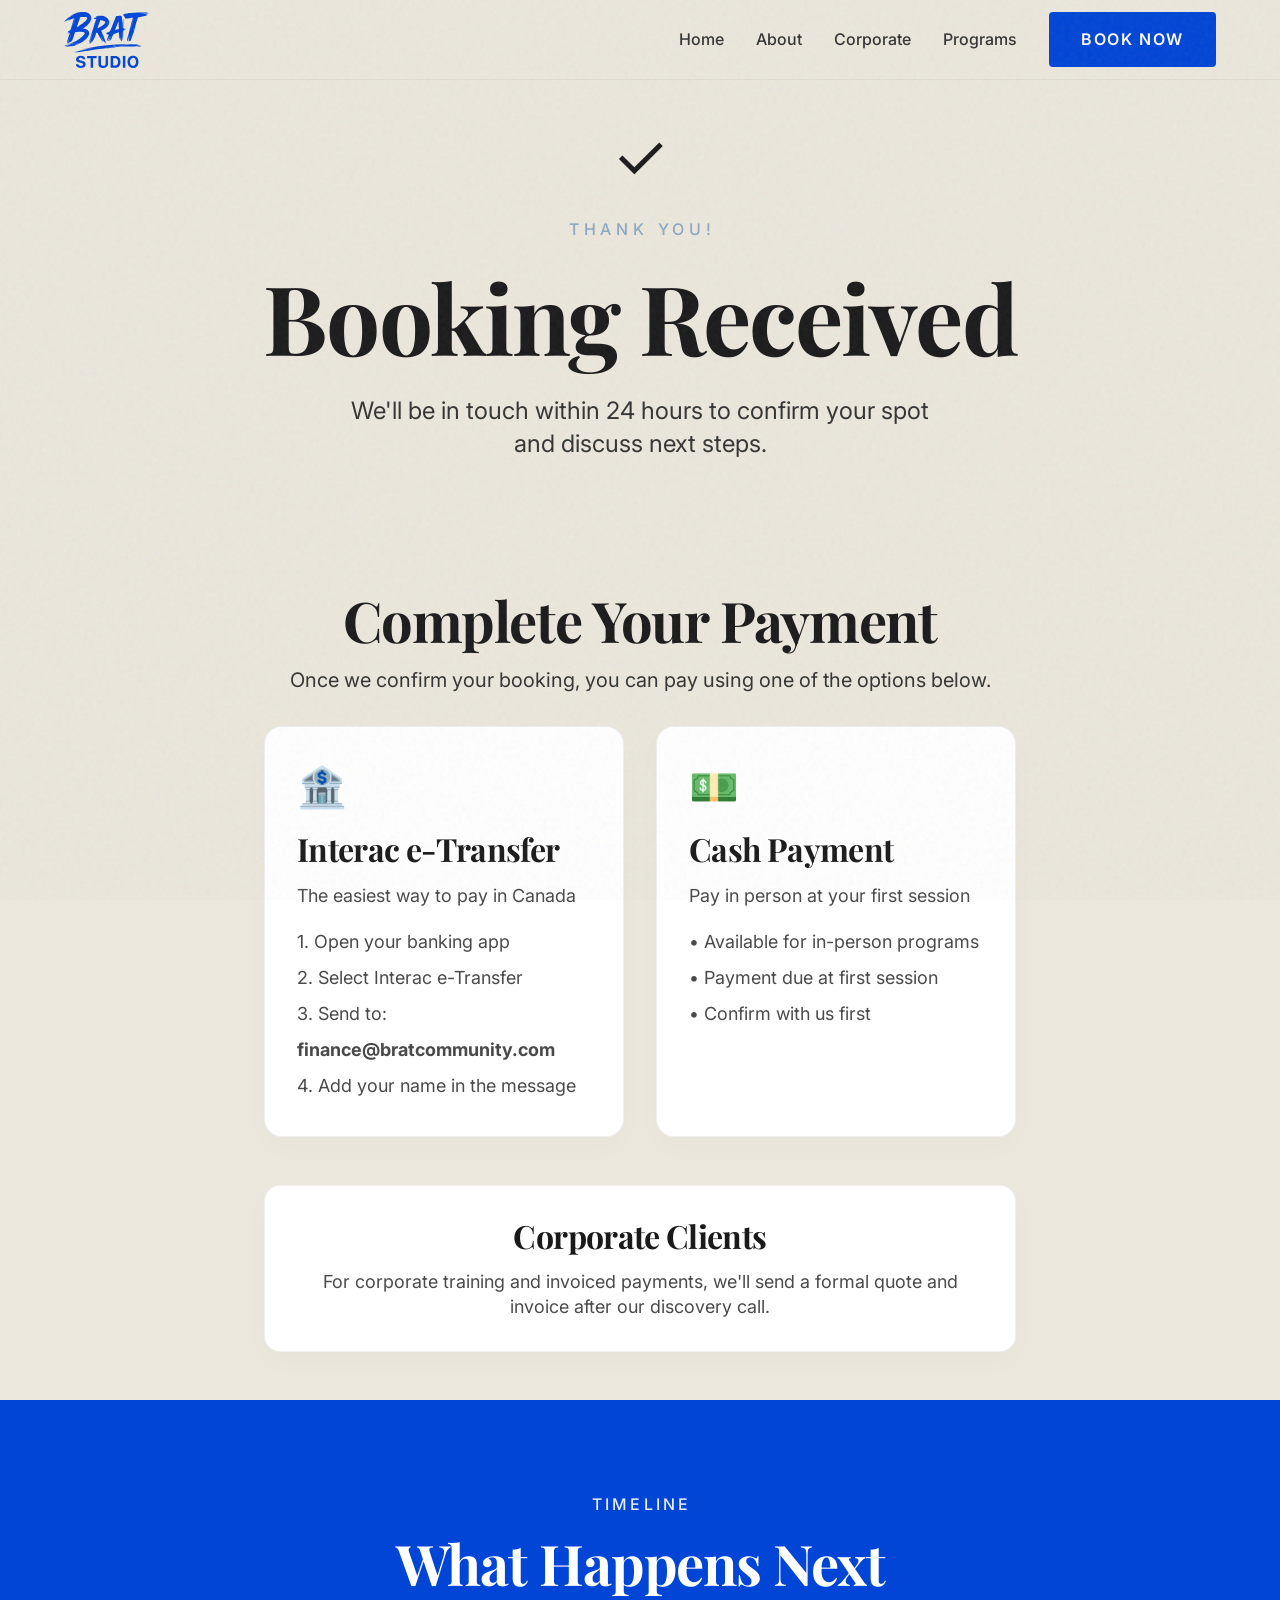
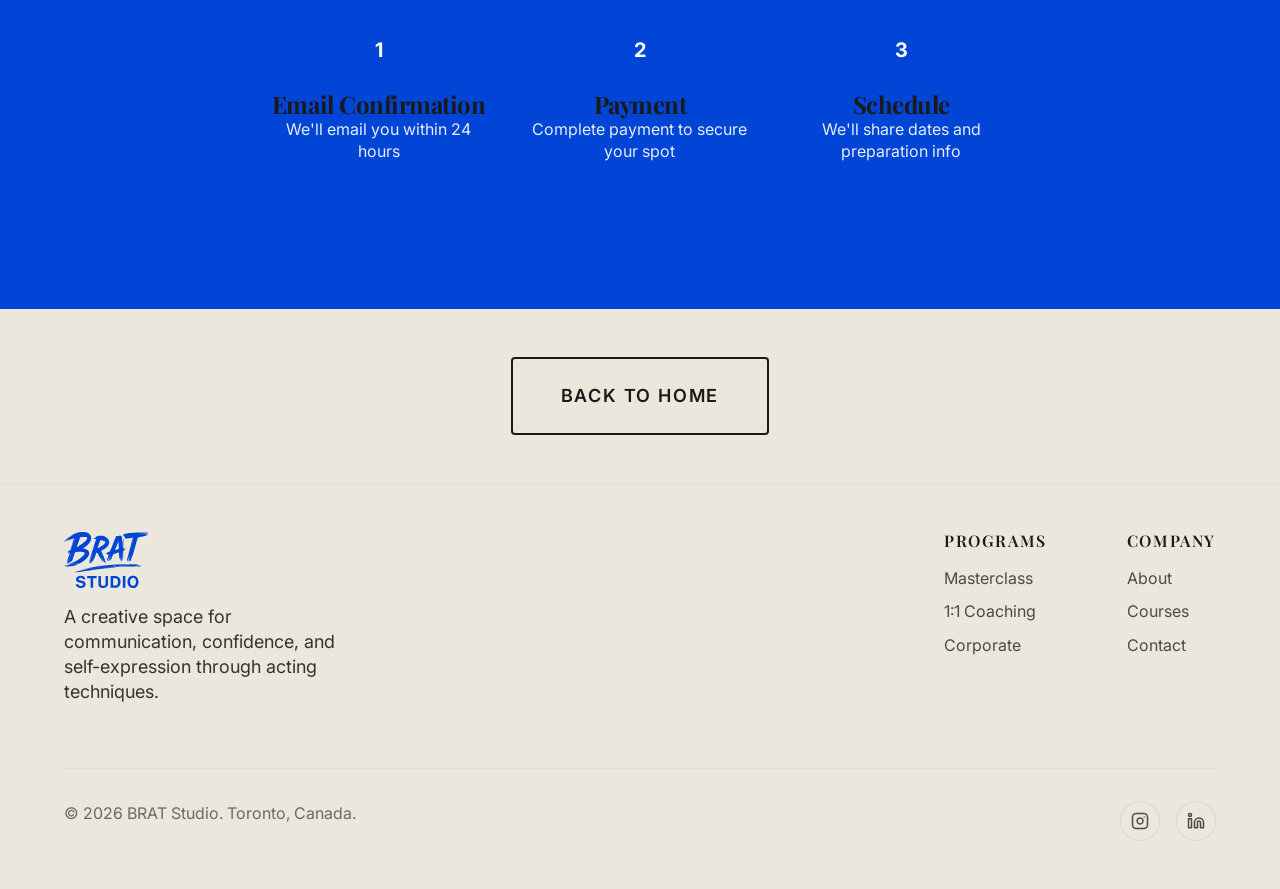
<file: payment.html>
<!DOCTYPE html>
<html lang="en">

<head>
    <meta charset="UTF-8">
    <meta name="viewport" content="width=device-width, initial-scale=1.0">
    <meta name="description"
        content="Payment confirmation - Complete your BRAT Studio booking with e-Transfer or cash payment.">
    <title>Payment | BRAT Studio</title>
    <link rel="stylesheet" href="css/style.css?v=20261001-2">
    <link rel="icon"
        href="data:image/svg+xml,<svg xmlns='http://www.w3.org/2000/svg' viewBox='0 0 100 100'><text y='.9em' font-size='90'>🎭</text></svg>">
</head>

<body class="theme-light">
    <!-- Header -->
    <header class="header">
        <div class="container header__inner">
            <a href="index.html" class="logo">BRAT<span>.</span>Studio</a>
            <button class="nav-toggle" aria-label="Toggle navigation" aria-expanded="false">
                <span></span><span></span><span></span>
            </button>
            <nav class="nav" id="nav">
                <a href="index.html" class="nav__link">Home</a>
                <a href="about.html" class="nav__link">About</a>
                <a href="corporate.html" class="nav__link">Corporate</a>
                <a href="programs.html" class="nav__link">Programs</a>
                <a href="contact.html" class="btn btn--primary">Book Now</a>
            </nav>
        </div>
    </header>

    <!-- Confirmation -->
    <section class="hero" style="min-height: 50vh;">
        <div class="hero__bg"></div>
        <div class="hero__overlay"></div>
        <div class="hero__content">
            <div style="font-size: 4rem; margin-bottom: 1rem;">✓</div>
            <p class="hero__tagline">Thank You!</p>
            <h1 class="hero__title">Booking Received</h1>
            <p class="hero__subtitle">We'll be in touch within 24 hours to confirm your spot and discuss next steps.</p>
        </div>
    </section>

    <!-- Payment Instructions -->
    <section class="section">
        <div class="container container--narrow">
            <div class="section-header" data-animate>
                <h2 class="section-header__title">Complete Your Payment</h2>
                <p class="section-header__text">
                    Once we confirm your booking, you can pay using one of the options below.
                </p>
            </div>

            <div class="grid grid-2" style="gap: 2rem;" data-animate>
                <div class="service-card" style="text-align: left; padding: 2rem;">
                    <div style="font-size: 2.5rem; margin-bottom: 1rem;">🏦</div>
                    <h4 class="mb-4">Interac e-Transfer</h4>
                    <p style="color: var(--color-gray-400); margin-bottom: 1rem;">
                        The easiest way to pay in Canada
                    </p>
                    <ul style="list-style: none; color: var(--color-gray-300); line-height: 2;">
                        <li>1. Open your banking app</li>
                        <li>2. Select Interac e-Transfer</li>
                        <li>3. Send to: <strong>finance@bratcommunity.com</strong></li>
                        <li>4. Add your name in the message</li>
                    </ul>
                </div>

                <div class="service-card" style="text-align: left; padding: 2rem;">
                    <div style="font-size: 2.5rem; margin-bottom: 1rem;">💵</div>
                    <h4 class="mb-4">Cash Payment</h4>
                    <p style="color: var(--color-gray-400); margin-bottom: 1rem;">
                        Pay in person at your first session
                    </p>
                    <ul style="list-style: none; color: var(--color-gray-300); line-height: 2;">
                        <li>• Available for in-person programs</li>
                        <li>• Payment due at first session</li>
                        <li>• Confirm with us first</li>
                    </ul>
                </div>
            </div>

            <!-- Corporate Note -->
            <div class="mt-12 text-center" data-animate
                style="padding: 2rem; background: #FFFFFF; border: 1px solid rgba(0, 0, 0, 0.06); border-radius: var(--radius-lg); box-shadow: 0 10px 30px rgba(0,0,0,0.02);">
                <h4 class="mb-4">Corporate Clients</h4>
                <p style="color: #4A4A4A;">
                    For corporate training and invoiced payments, we'll send a formal quote and invoice after our
                    discovery call.
                </p>
            </div>
        </div>
    </section>

    <!-- What Happens Next -->
    <section class="section section--dark">
        <div class="container container--narrow text-center">
            <div class="section-header" data-animate>
                <p class="section-header__label">Timeline</p>
                <h2 class="section-header__title">What Happens Next</h2>
            </div>

            <div class="grid grid-3" data-animate>
                <div>
                    <div
                        style="width: 50px; height: 50px; background: var(--color-accent); border-radius: 50%; display: flex; align-items: center; justify-content: center; margin: 0 auto 1rem; font-size: 1.25rem; font-weight: bold; color: #FFFFFF;">
                        1</div>
                    <h5 class="mb-2">Email Confirmation</h5>
                    <p style="color: var(--color-gray-400); font-size: var(--text-sm);">We'll email you within 24 hours
                    </p>
                </div>
                <div>
                    <div
                        style="width: 50px; height: 50px; background: var(--color-accent); border-radius: 50%; display: flex; align-items: center; justify-content: center; margin: 0 auto 1rem; font-size: 1.25rem; font-weight: bold; color: #FFFFFF;">
                        2</div>
                    <h5 class="mb-2">Payment</h5>
                    <p style="color: var(--color-gray-400); font-size: var(--text-sm);">Complete payment to secure your
                        spot</p>
                </div>
                <div>
                    <div
                        style="width: 50px; height: 50px; background: var(--color-accent); border-radius: 50%; display: flex; align-items: center; justify-content: center; margin: 0 auto 1rem; font-size: 1.25rem; font-weight: bold; color: #FFFFFF;">
                        3</div>
                    <h5 class="mb-2">Schedule</h5>
                    <p style="color: var(--color-gray-400); font-size: var(--text-sm);">We'll share dates and
                        preparation info</p>
                </div>
            </div>
        </div>
    </section>

    <!-- Back to Home -->
    <section class="section text-center">
        <div class="container">
            <a href="index.html" class="btn btn--outline btn--large">Back to Home</a>
        </div>
    </section>

    <!-- Footer -->
    <footer class="footer">
        <div class="container">
            <div class="footer__top">
                <div class="footer__brand">
                    <a href="index.html" class="logo">BRAT<span>.</span>Studio</a>
                    <p>A creative space for communication, confidence, and self-expression through acting techniques.
                    </p>
                </div>
                <div>
                    <h4 class="footer__title">Programs</h4>
                    <ul class="footer__links">
                        <li><a href="programs.html">Masterclass</a></li>
                        <li><a href="coaching.html">1:1 Coaching</a></li>
                        <li><a href="corporate.html">Corporate</a></li>
                    </ul>
                </div>
                <div>
                    <h4 class="footer__title">Company</h4>
                    <ul class="footer__links">
                        <li><a href="about.html">About</a></li>
                        <li><a href="courses.html">Courses</a></li>
                        <li><a href="contact.html">Contact</a></li>
                    </ul>
                </div>

            </div>
            <div class="footer__bottom">
                <p class="footer__copyright">© 2026 BRAT Studio. Toronto, Canada.</p>
                <div class="footer__social">
                    <a href="https://www.instagram.com/brat.community/" target="_blank" rel="noopener noreferrer" aria-label="Instagram">
                        <svg xmlns="http://www.w3.org/2000/svg" width="18" height="18" viewBox="0 0 24 24" fill="none" stroke="currentColor" stroke-width="2" stroke-linecap="round" stroke-linejoin="round"><rect x="2" y="2" width="20" height="20" rx="5" ry="5"></rect><path d="M16 11.37A4 4 0 1 1 12.63 8 4 4 0 0 1 16 11.37z"></path><line x1="17.5" y1="6.5" x2="17.51" y2="6.5"></line></svg>
                    </a>
                    <a href="https://www.linkedin.com/in/kateryna-bratchyna-172901272/" target="_blank" rel="noopener noreferrer" aria-label="LinkedIn">
                        <svg xmlns="http://www.w3.org/2000/svg" width="18" height="18" viewBox="0 0 24 24" fill="none" stroke="currentColor" stroke-width="2" stroke-linecap="round" stroke-linejoin="round"><path d="M16 8a6 6 0 0 1 6 6v7h-4v-7a2 2 0 0 0-2-2 2 2 0 0 0-2 2v7h-4v-7a6 6 0 0 1 6-6z"></path><rect x="2" y="9" width="4" height="12"></rect><circle cx="4" cy="4" r="2"></circle></svg>
                    </a>
                </div>
            </div>
        </div>
    </footer>

    <script src="js/main.js"></script>
</body>

</html>
</file>
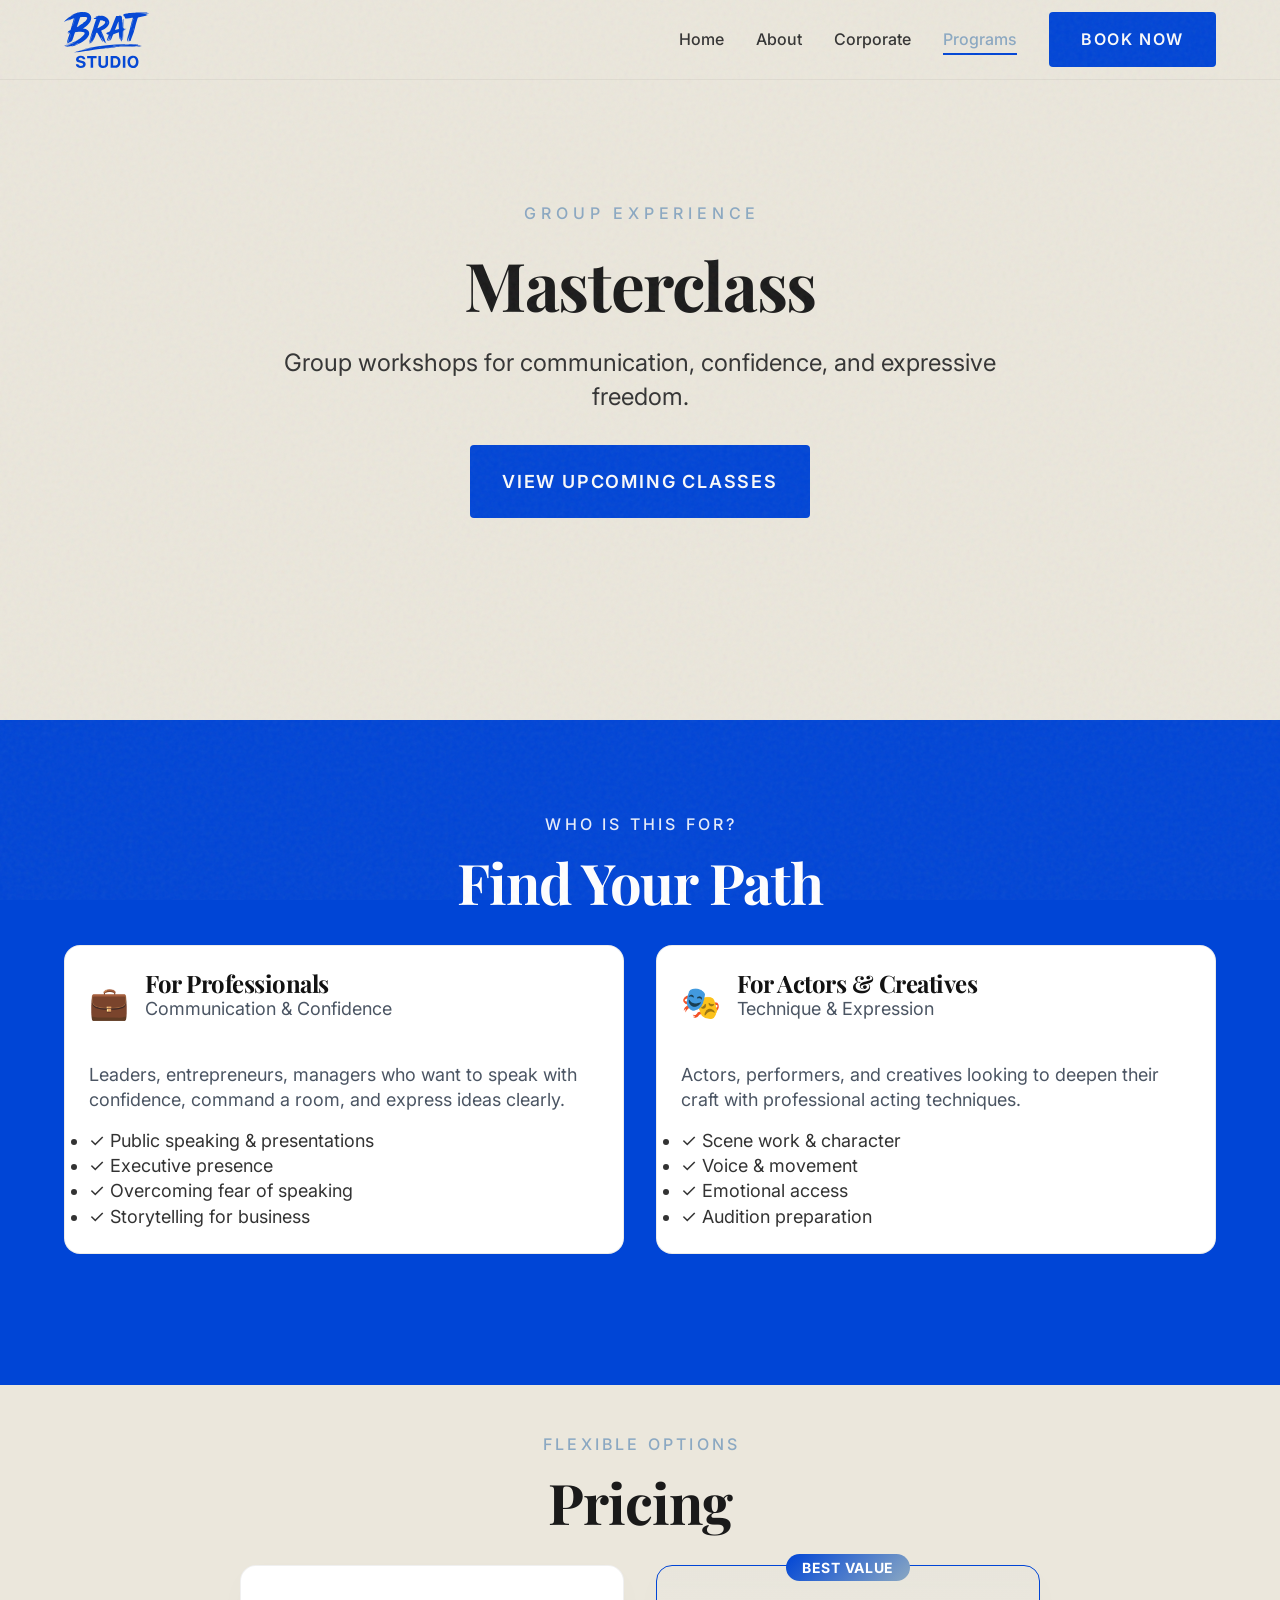
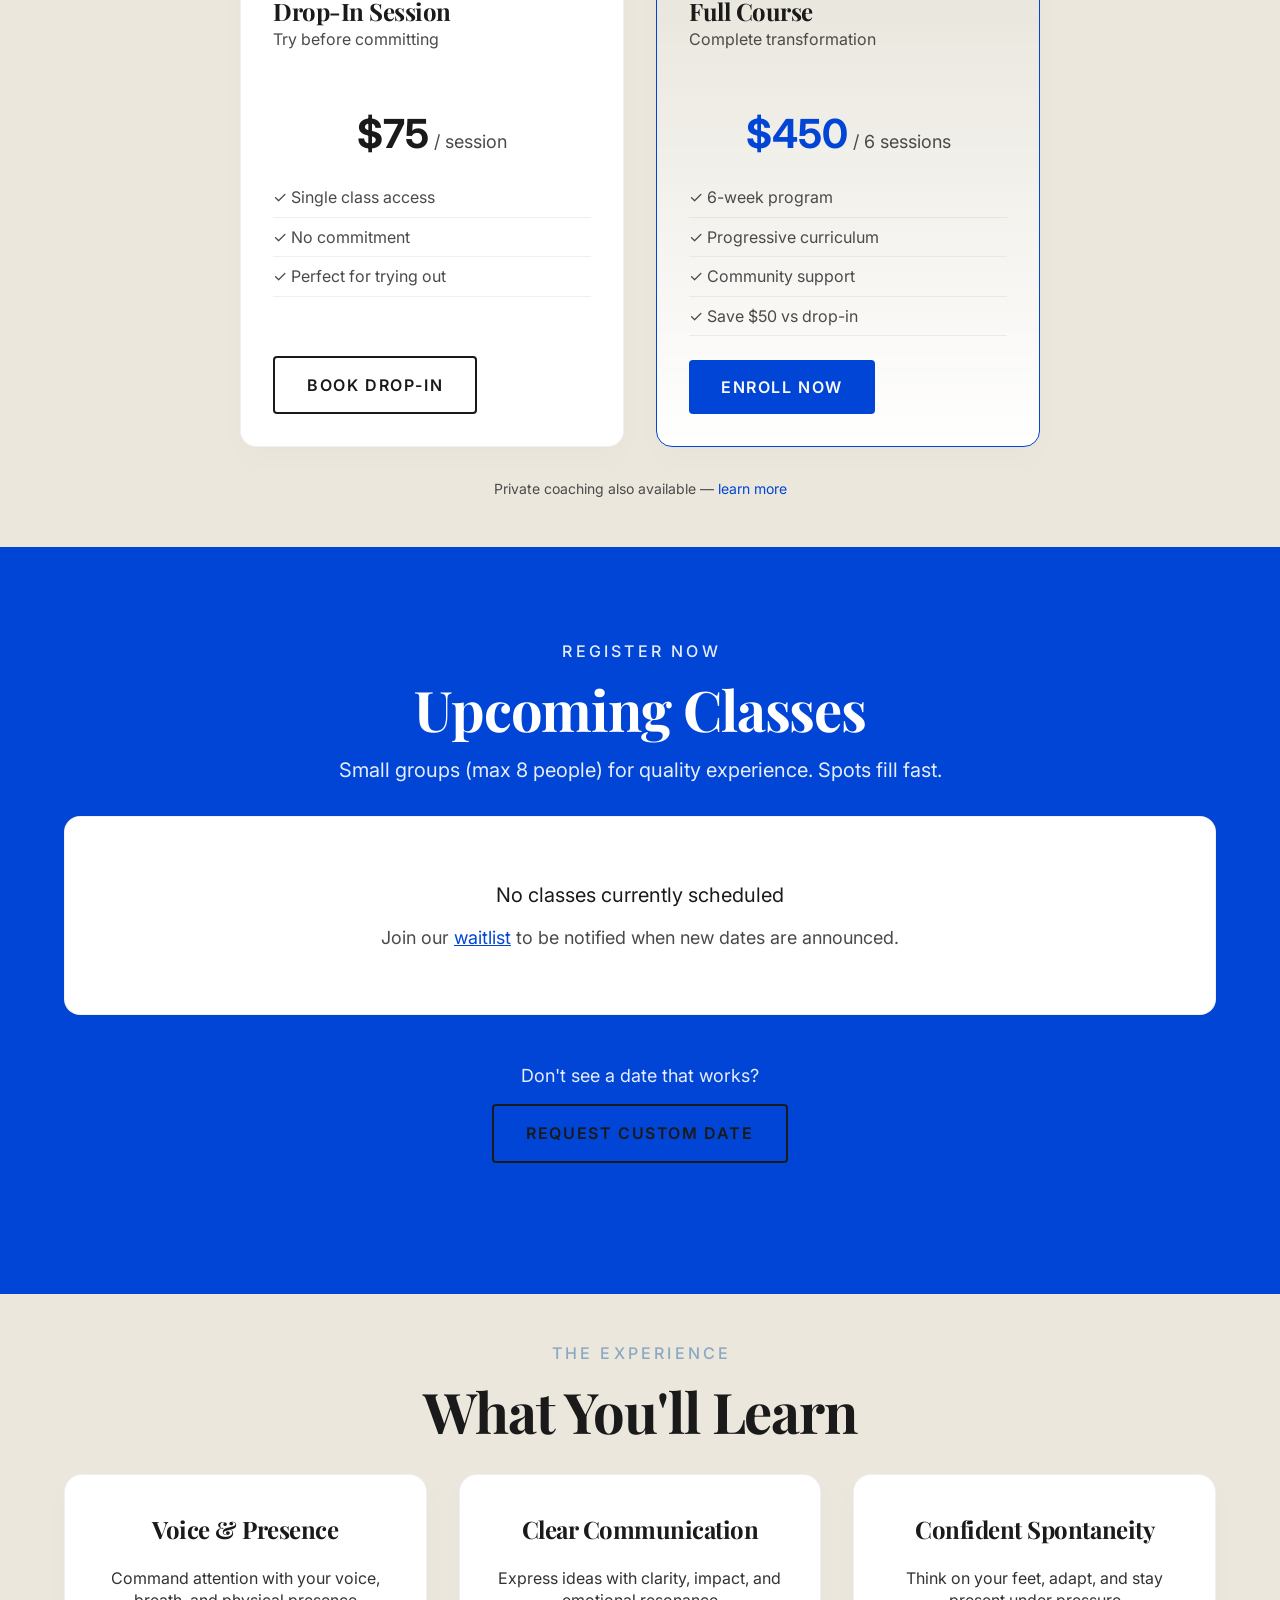
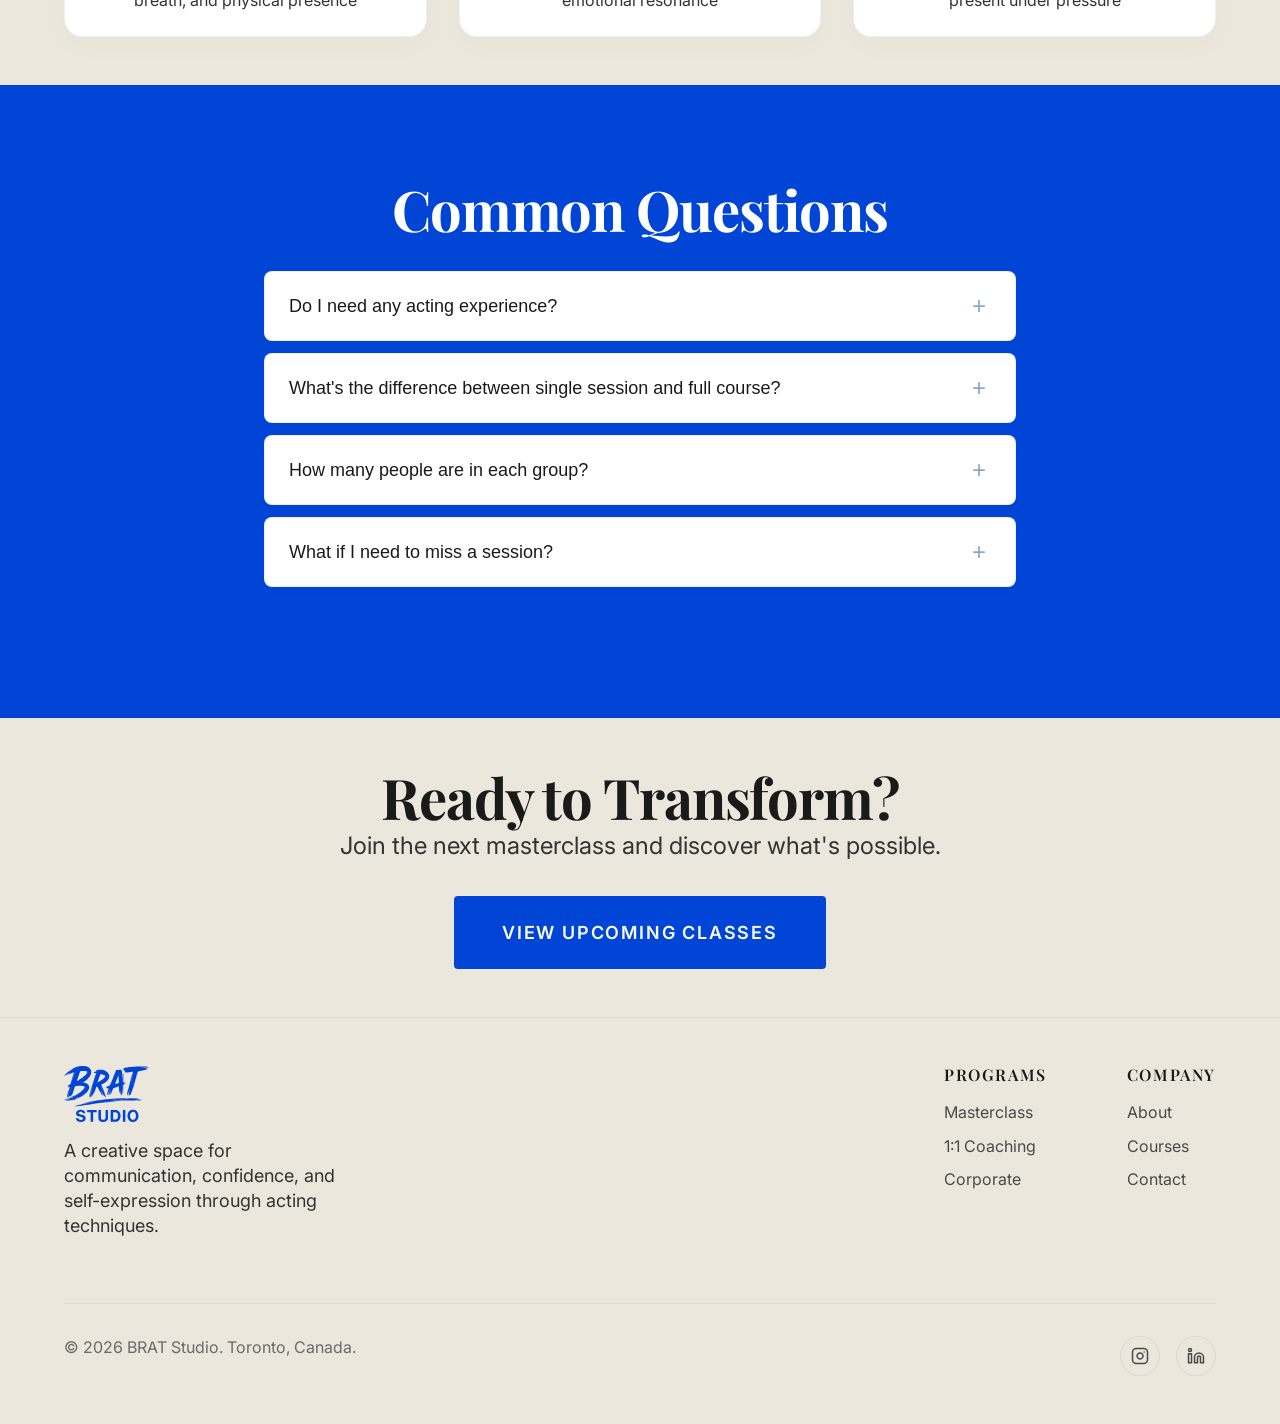
<file: programs.html>
<!DOCTYPE html>
<html lang="en">

<head>
    <meta charset="UTF-8">
    <meta name="viewport" content="width=device-width, initial-scale=1.0">
    <meta name="description"
        content="BRAT Masterclass - Group workshops for communication, confidence, and self-expression through acting techniques.">
    <title>Masterclass | BRAT Studio</title>
    <link rel="stylesheet" href="css/style.css?v=20261001-2">
    <link rel="icon"
        href="data:image/svg+xml,<svg xmlns='http://www.w3.org/2000/svg' viewBox='0 0 100 100'><text y='.9em' font-size='90'>🎭</text></svg>">
</head>

<body class="theme-light">
    <!-- Header -->
    <header class="header">
        <div class="container header__inner">
            <a href="index.html" class="logo">BRAT<span>.</span>Studio</a>
            <button class="nav-toggle" aria-label="Toggle navigation" aria-expanded="false">
                <span></span><span></span><span></span>
            </button>
            <nav class="nav" id="nav">
                <a href="index.html" class="nav__link">Home</a>
                <a href="about.html" class="nav__link">About</a>
                <a href="corporate.html" class="nav__link">Corporate</a>
                <a href="programs.html" class="nav__link nav__link--active">Programs</a>
                <a href="contact.html" class="btn btn--primary">Book Now</a>
            </nav>
        </div>
    </header>

    <!-- Hero -->
    <section class="hero hero--short">
        <div class="hero__bg"></div>
        <div class="hero__overlay"></div>
        <div class="hero__content">
            <p class="hero__tagline">Group Experience</p>
            <h1 class="hero__title">Masterclass</h1>
            <p class="hero__subtitle">Group workshops for communication, confidence, and expressive freedom.</p>
            <div class="hero__cta mt-8">
                <a href="#upcoming" class="btn btn--primary btn--large">View Upcoming Classes</a>
            </div>
        </div>
    </section>

    <!-- Who Is This For -->
    <section class="section section--dark">
        <div class="container">
            <div class="section-header" data-animate>
                <p class="section-header__label">Who Is This For?</p>
                <h2 class="section-header__title">Find Your Path</h2>
            </div>

            <div class="grid grid-2" style="gap: 2rem;" data-animate>
                <!-- For Professionals -->
                <div class="format-card">
                    <div class="format-card__header">
                        <span class="format-card__icon">💼</span>
                        <div>
                            <h4>For Professionals</h4>
                            <p class="format-card__subtitle">Communication & Confidence</p>
                        </div>
                    </div>
                    <p>Leaders, entrepreneurs, managers who want to speak with confidence, command a room, and express
                        ideas clearly.</p>
                    <ul class="format-card__points">
                        <li>✓ Public speaking & presentations</li>
                        <li>✓ Executive presence</li>
                        <li>✓ Overcoming fear of speaking</li>
                        <li>✓ Storytelling for business</li>
                    </ul>
                </div>

                <!-- For Actors -->
                <div class="format-card">
                    <div class="format-card__header">
                        <span class="format-card__icon">🎭</span>
                        <div>
                            <h4>For Actors & Creatives</h4>
                            <p class="format-card__subtitle">Technique & Expression</p>
                        </div>
                    </div>
                    <p>Actors, performers, and creatives looking to deepen their craft with professional acting
                        techniques.</p>
                    <ul class="format-card__points">
                        <li>✓ Scene work & character</li>
                        <li>✓ Voice & movement</li>
                        <li>✓ Emotional access</li>
                        <li>✓ Audition preparation</li>
                    </ul>
                </div>
            </div>
        </div>
    </section>

    <!-- Pricing Options -->
    <section class="section">
        <div class="container">
            <div class="section-header" data-animate>
                <p class="section-header__label">Flexible Options</p>
                <h2 class="section-header__title">Pricing</h2>
            </div>

            <div class="grid grid-2" style="gap: 2rem; max-width: 800px; margin: 0 auto;" data-animate>
                <!-- Single Session -->
                <div class="program-type-card">
                    <div class="program-type-card__header">
                        <h4>Drop-In Session</h4>
                        <p class="program-type-card__tagline">Try before committing</p>
                    </div>
                    <div class="program-type-card__body">
                        <div style="text-align: center; padding: 1rem 0;">
                            <span
                                style="font-size: 2.5rem; font-weight: 700; font-family: var(--font-display);">$75</span>
                            <span style="color: var(--color-gray-400);"> / session</span>
                        </div>
                        <ul class="program-type-card__features">
                            <li>✓ Single class access</li>
                            <li>✓ No commitment</li>
                            <li>✓ Perfect for trying out</li>
                        </ul>
                    </div>
                    <div class="program-type-card__footer">
                        <a href="contact.html?type=drop-in" class="btn btn--outline btn--full">Book Drop-In</a>
                    </div>
                </div>

                <!-- Package -->
                <div class="program-type-card program-type-card--featured">
                    <div class="program-type-card__popular">Best Value</div>
                    <div class="program-type-card__header">
                        <h4>Full Course</h4>
                        <p class="program-type-card__tagline">Complete transformation</p>
                    </div>
                    <div class="program-type-card__body">
                        <div style="text-align: center; padding: 1rem 0;">
                            <span
                                style="font-size: 2.5rem; font-weight: 700; font-family: var(--font-display); color: var(--color-accent);">$450</span>
                            <span style="color: var(--color-gray-400);"> / 6 sessions</span>
                        </div>
                        <ul class="program-type-card__features">
                            <li>✓ 6-week program</li>
                            <li>✓ Progressive curriculum</li>
                            <li>✓ Community support</li>
                            <li>✓ Save $50 vs drop-in</li>
                        </ul>
                    </div>
                    <div class="program-type-card__footer">
                        <a href="contact.html?type=full-course" class="btn btn--primary btn--full">Enroll Now</a>
                    </div>
                </div>
            </div>

            <p style="text-align: center; margin-top: 2rem; color: var(--color-gray-500); font-size: 0.875rem;">
                Private coaching also available — <a href="coaching.html" style="color: var(--color-accent);">learn
                    more</a>
            </p>
        </div>
    </section>

    <!-- Upcoming Classes -->
    <section class="section section--dark" id="upcoming">
        <div class="container">
            <div class="section-header" data-animate>
                <p class="section-header__label">Register Now</p>
                <h2 class="section-header__title">Upcoming Classes</h2>
                <p class="section-header__text">
                    Small groups (max 8 people) for quality experience. Spots fill fast.
                </p>
            </div>

            <!--
            ============================================================
            EASY EDITING: Copy a class-card below and change the values!
            
            Each card has:
            - Date (month + day)
            - Title (class name)
            - Audience (who it's for)
            - Time/Location details
            - Spots available
            - Status: change class to show availability
            ============================================================
            -->

            <!-- No classes scheduled right now. To publish a new cohort: wrap one or more
                 schedule-cards (template below) in <div class="schedule-grid" data-animate>,
                 put it here, update the dates and spots, and remove the schedule-empty message.

            TEMPLATE (past cohorts, kept for reference):
                <div class="schedule-card" data-status="open">
                    <div class="schedule-card__header">
                        <div>
                            <span class="badge badge--success">For Professionals</span>
                            <h4 class="schedule-card__title">Communication Foundations</h4>
                        </div>
                        <div class="schedule-card__date">
                            <span class="schedule-card__month">FEB</span>
                            <span class="schedule-card__day">15</span>
                        </div>
                    </div>
                    <div class="schedule-card__body">
                        <div class="schedule-card__detail">
                            <span class="schedule-card__icon">📅</span>
                            <span>Saturdays, Feb 15 — Mar 22 (6 weeks)</span>
                        </div>
                        <div class="schedule-card__detail">
                            <span class="schedule-card__icon">🕐</span>
                            <span>11:00 AM — 1:00 PM</span>
                        </div>
                        <div class="schedule-card__detail">
                            <span class="schedule-card__icon">📍</span>
                            <span>BRAT Studio, Toronto</span>
                        </div>
                        <div class="schedule-card__detail">
                            <span class="schedule-card__icon">👥</span>
                            <span>Beginner friendly — no experience needed</span>
                        </div>
                    </div>
                    <div class="schedule-card__footer">
                        <div class="schedule-card__spots">
                            <span class="schedule-card__spots-indicator schedule-card__spots-indicator--open"></span>
                            <span>5 spots left</span>
                        </div>
                        <a href="contact.html?class=foundations-feb15" class="btn btn--primary">Register</a>
                    </div>
                </div>

                <div class="schedule-card" data-status="few-spots">
                    <div class="schedule-card__header">
                        <div>
                            <span class="badge badge--warning">For Actors</span>
                            <h4 class="schedule-card__title">Scene Work Intensive</h4>
                        </div>
                        <div class="schedule-card__date">
                            <span class="schedule-card__month">MAR</span>
                            <span class="schedule-card__day">8</span>
                        </div>
                    </div>
                    <div class="schedule-card__body">
                        <div class="schedule-card__detail">
                            <span class="schedule-card__icon">📅</span>
                            <span>Saturdays, Mar 8 — Apr 12 (6 weeks)</span>
                        </div>
                        <div class="schedule-card__detail">
                            <span class="schedule-card__icon">🕐</span>
                            <span>2:00 PM — 4:30 PM</span>
                        </div>
                        <div class="schedule-card__detail">
                            <span class="schedule-card__icon">📍</span>
                            <span>BRAT Studio, Toronto</span>
                        </div>
                        <div class="schedule-card__detail">
                            <span class="schedule-card__icon">👥</span>
                            <span>Some acting experience preferred</span>
                        </div>
                    </div>
                    <div class="schedule-card__footer">
                        <div class="schedule-card__spots">
                            <span class="schedule-card__spots-indicator schedule-card__spots-indicator--few"></span>
                            <span>2 spots left</span>
                        </div>
                        <a href="contact.html?class=scenework-mar8" class="btn btn--primary">Register</a>
                    </div>
                </div>
            -->
            <div class="schedule-empty" data-animate>
                <p style="font-size: 1.25rem; margin-bottom: 1rem; color: #1A1A1A !important;">No classes currently scheduled</p>
                <p style="color: #4A4A4A !important;">Join our <a href="contact.html?waitlist=true" style="color: #0045D6 !important; text-decoration: underline;">waitlist</a> to be notified when new dates are announced.</p>
            </div>

            <div style="text-align: center; margin-top: 3rem;">
                <p style="color: var(--color-gray-400); margin-bottom: 1rem;">Don't see a date that works?</p>
                <a href="contact.html?inquiry=schedule" class="btn btn--outline">Request Custom Date</a>
            </div>
        </div>
    </section>

    <!-- What You'll Learn -->
    <section class="section">
        <div class="container">
            <div class="section-header" data-animate>
                <p class="section-header__label">The Experience</p>
                <h2 class="section-header__title">What You'll Learn</h2>
            </div>

            <div class="grid grid-3" data-animate>
                <div class="service-card">
                    <h4 class="service-card__title">Voice & Presence</h4>
                    <p class="service-card__desc">Command attention with your voice, breath, and physical presence</p>
                </div>
                <div class="service-card">
                    <h4 class="service-card__title">Clear Communication</h4>
                    <p class="service-card__desc">Express ideas with clarity, impact, and emotional resonance</p>
                </div>
                <div class="service-card">
                    <h4 class="service-card__title">Confident Spontaneity</h4>
                    <p class="service-card__desc">Think on your feet, adapt, and stay present under pressure</p>
                </div>
            </div>
        </div>
    </section>

    <!-- FAQ -->
    <section class="section section--dark">
        <div class="container" style="max-width: 800px;">
            <div class="section-header" data-animate>
                <h2 class="section-header__title">Common Questions</h2>
            </div>

            <div class="faq-list" data-animate>
                <div class="faq-item">
                    <button class="faq-question">
                        <span>Do I need any acting experience?</span>
                        <span class="faq-icon">+</span>
                    </button>
                    <div class="faq-answer">
                        <p>For "For Professionals" classes — absolutely not! These are designed for people with zero
                            acting background. For "For Actors" classes — some experience is helpful but not required.
                        </p>
                    </div>
                </div>
                <div class="faq-item">
                    <button class="faq-question">
                        <span>What's the difference between single session and full course?</span>
                        <span class="faq-icon">+</span>
                    </button>
                    <div class="faq-answer">
                        <p>Drop-in ($75) lets you try one class. Full course ($450 for 6 sessions) gives you the
                            complete progressive curriculum — each week builds on the previous. You save $50 and get the
                            full transformation journey.</p>
                    </div>
                </div>
                <div class="faq-item">
                    <button class="faq-question">
                        <span>How many people are in each group?</span>
                        <span class="faq-icon">+</span>
                    </button>
                    <div class="faq-answer">
                        <p>Maximum 8 participants per class. Small groups ensure everyone gets personalized attention
                            and practice time.</p>
                    </div>
                </div>
                <div class="faq-item">
                    <button class="faq-question">
                        <span>What if I need to miss a session?</span>
                        <span class="faq-icon">+</span>
                    </button>
                    <div class="faq-answer">
                        <p>Life happens! Full course participants can make up one missed session with a future cohort at
                            no extra charge.</p>
                    </div>
                </div>
            </div>
        </div>
    </section>

    <!-- CTA -->
    <section class="section cta-section">
        <div class="cta-section__bg"></div>
        <div class="container text-center">
            <h2 data-animate>Ready to Transform?</h2>
            <p class="lead" data-animate>Join the next masterclass and discover what's possible.</p>
            <div class="mt-8" data-animate>
                <a href="#upcoming" class="btn btn--primary btn--large">View Upcoming Classes</a>
            </div>
        </div>
    </section>

    <!-- Footer -->
    <footer class="footer">
        <div class="container">
            <div class="footer__top">
                <div class="footer__brand">
                    <a href="index.html" class="logo">BRAT<span>.</span>Studio</a>
                    <p>A creative space for communication, confidence, and self-expression through acting techniques.
                    </p>
                </div>

                <div>
                    <h4 class="footer__title">Programs</h4>
                    <ul class="footer__links">
                        <li><a href="programs.html">Masterclass</a></li>
                        <li><a href="coaching.html">1:1 Coaching</a></li>
                        <li><a href="corporate.html">Corporate</a></li>
                    </ul>
                </div>

                <div>
                    <h4 class="footer__title">Company</h4>
                    <ul class="footer__links">
                        <li><a href="about.html">About</a></li>
                        <li><a href="courses.html">Courses</a></li>
                        <li><a href="contact.html">Contact</a></li>
                    </ul>
                </div>


            </div>

            <div class="footer__bottom">
                <p class="footer__copyright">© 2026 BRAT Studio. Toronto, Canada.</p>
                <div class="footer__social">
                    <a href="https://www.instagram.com/brat.community/" target="_blank" rel="noopener noreferrer" aria-label="Instagram">
                        <svg xmlns="http://www.w3.org/2000/svg" width="18" height="18" viewBox="0 0 24 24" fill="none" stroke="currentColor" stroke-width="2" stroke-linecap="round" stroke-linejoin="round"><rect x="2" y="2" width="20" height="20" rx="5" ry="5"></rect><path d="M16 11.37A4 4 0 1 1 12.63 8 4 4 0 0 1 16 11.37z"></path><line x1="17.5" y1="6.5" x2="17.51" y2="6.5"></line></svg>
                    </a>
                    <a href="https://www.linkedin.com/in/kateryna-bratchyna-172901272/" target="_blank" rel="noopener noreferrer" aria-label="LinkedIn">
                        <svg xmlns="http://www.w3.org/2000/svg" width="18" height="18" viewBox="0 0 24 24" fill="none" stroke="currentColor" stroke-width="2" stroke-linecap="round" stroke-linejoin="round"><path d="M16 8a6 6 0 0 1 6 6v7h-4v-7a2 2 0 0 0-2-2 2 2 0 0 0-2 2v7h-4v-7a6 6 0 0 1 6-6z"></path><rect x="2" y="9" width="4" height="12"></rect><circle cx="4" cy="4" r="2"></circle></svg>
                    </a>
                </div>
            </div>
        </div>
    </footer>

    <script src="js/main.js"></script>
</body>

</html>
</file>
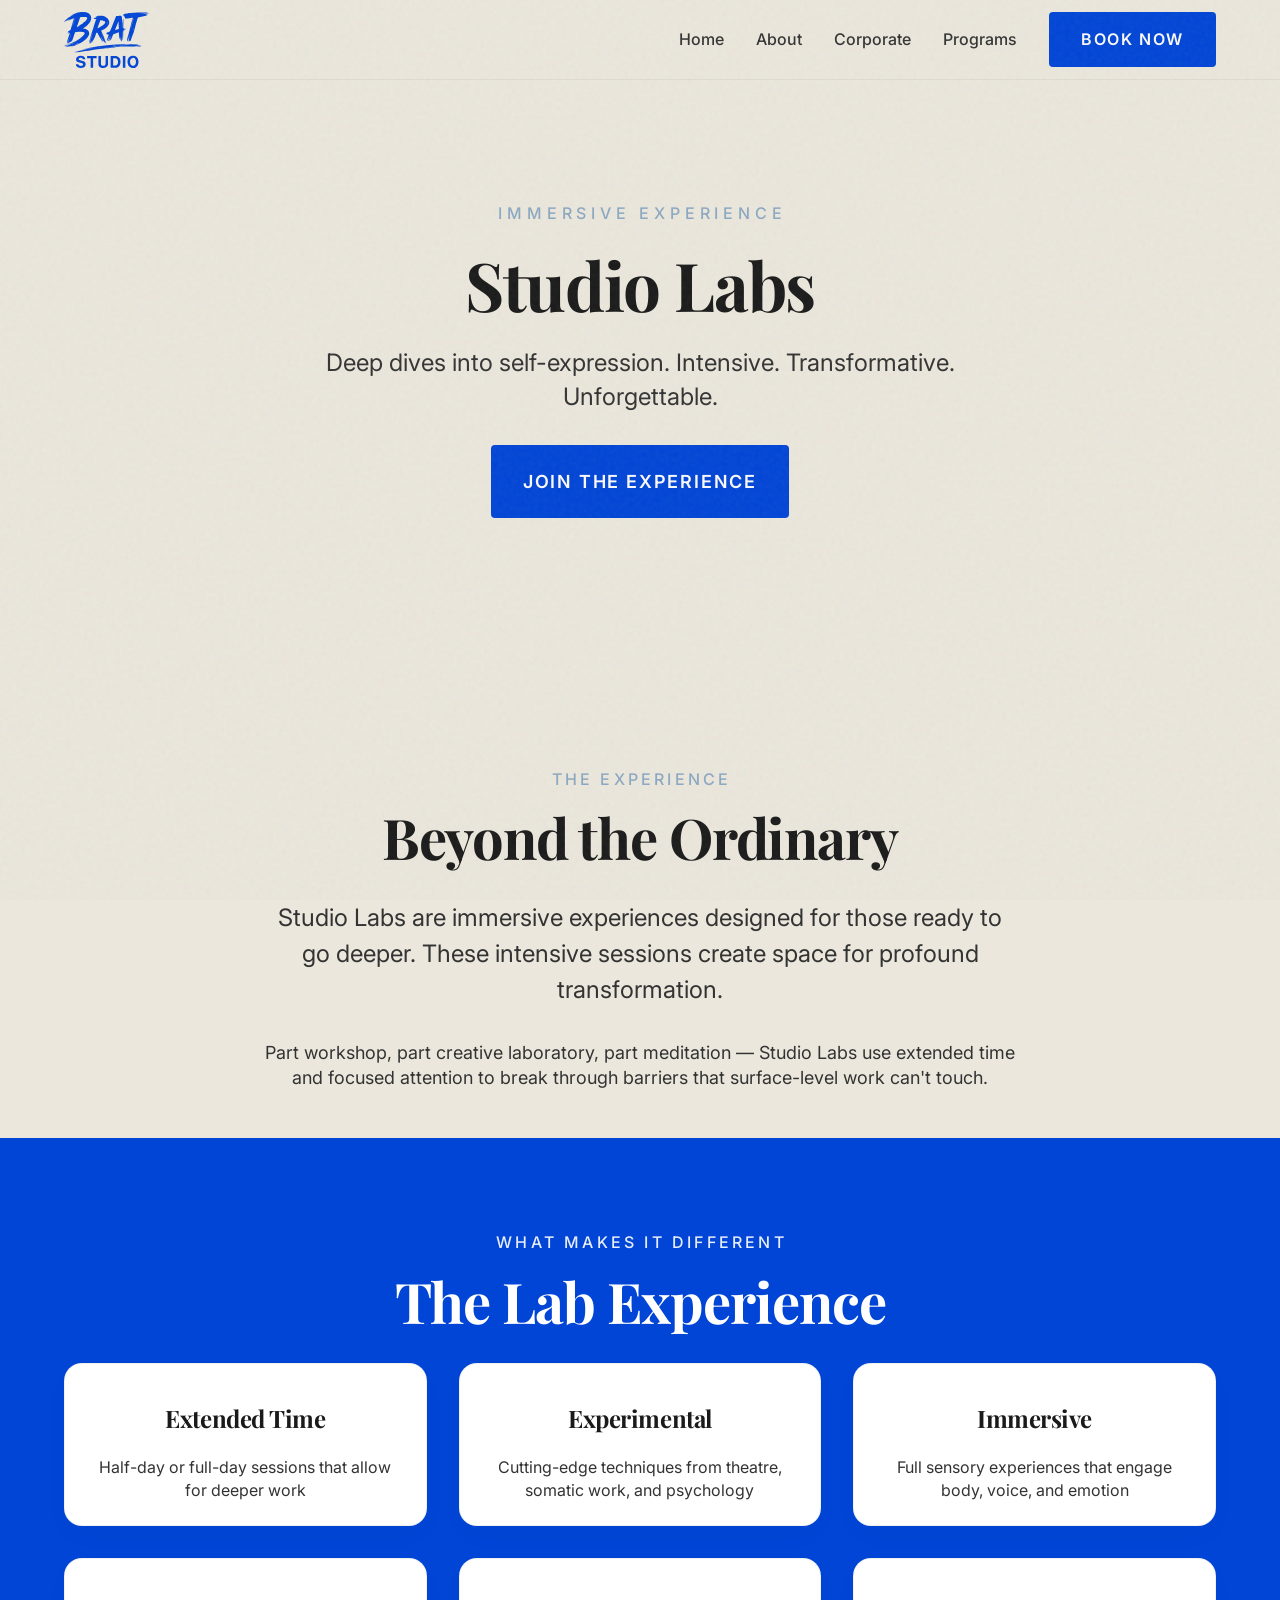
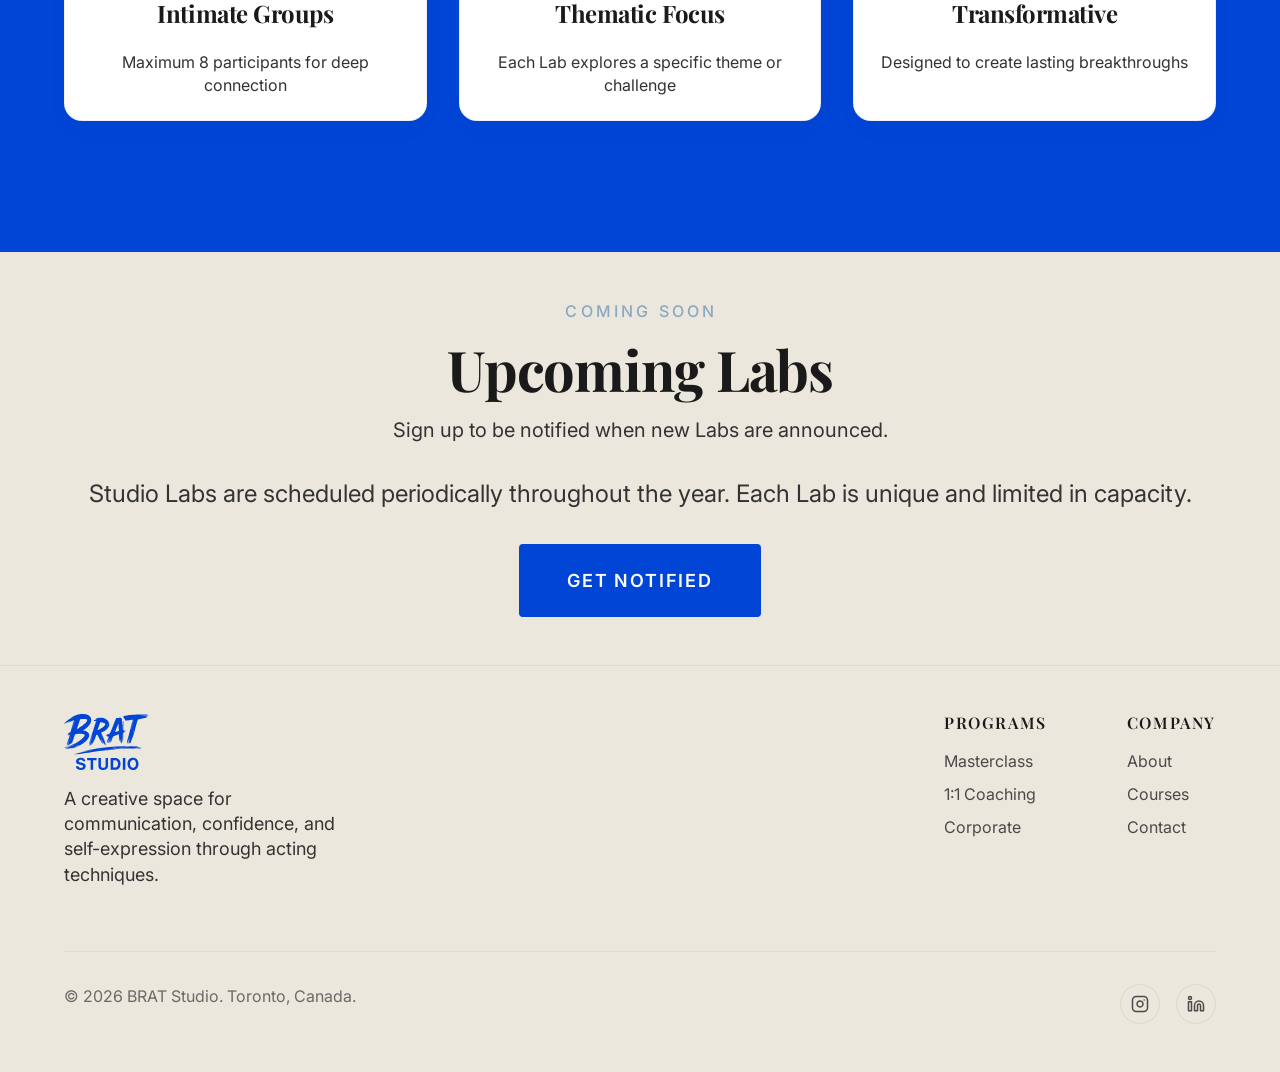
<file: studio.html>
<!DOCTYPE html>
<html lang="en">

<head>
    <meta charset="UTF-8">
    <meta name="viewport" content="width=device-width, initial-scale=1.0">
    <meta name="description"
        content="Studio Labs - Immersive group experiences for deeper exploration of self-expression and creative potential.">
    <title>Studio Labs | BRAT Studio</title>
    <link rel="stylesheet" href="css/style.css?v=20261001-2">
    <link rel="icon"
        href="data:image/svg+xml,<svg xmlns='http://www.w3.org/2000/svg' viewBox='0 0 100 100'><text y='.9em' font-size='90'>🎭</text></svg>">
</head>

<body class="theme-light">
    <!-- Header -->
    <header class="header">
        <div class="container header__inner">
            <a href="index.html" class="logo">BRAT<span>.</span>Studio</a>
            <button class="nav-toggle" aria-label="Toggle navigation" aria-expanded="false">
                <span></span><span></span><span></span>
            </button>
            <nav class="nav" id="nav">
                <a href="index.html" class="nav__link">Home</a>
                <a href="about.html" class="nav__link">About</a>
                <a href="corporate.html" class="nav__link">Corporate</a>
                <a href="programs.html" class="nav__link">Programs</a>
                <a href="contact.html" class="btn btn--primary">Book Now</a>
            </nav>
        </div>
    </header>

    <!-- Hero -->
    <section class="hero hero--short">
        <div class="hero__bg"></div>
        <div class="hero__overlay"></div>
        <div class="hero__content">
            <p class="hero__tagline">Immersive Experience</p>
            <h1 class="hero__title">Studio Labs</h1>
            <p class="hero__subtitle">Deep dives into self-expression. Intensive. Transformative. Unforgettable.</p>
            <div class="hero__cta mt-8">
                <a href="contact.html?program=studio" class="btn btn--primary btn--large">Join the Experience</a>
            </div>
        </div>
    </section>

    <!-- About -->
    <section class="section">
        <div class="container container--narrow">
            <div class="text-center" data-animate>
                <p class="section-header__label">The Experience</p>
                <h2 class="mb-8">Beyond the Ordinary</h2>
                <p class="lead mb-8">
                    Studio Labs are immersive experiences designed for those ready to go deeper. These intensive
                    sessions create space for profound transformation.
                </p>
                <p>
                    Part workshop, part creative laboratory, part meditation — Studio Labs use extended time and focused
                    attention to break through barriers that surface-level work can't touch.
                </p>
            </div>
        </div>
    </section>

    <!-- What Makes It Different -->
    <section class="section section--dark">
        <div class="container">
            <div class="section-header" data-animate>
                <p class="section-header__label">What Makes It Different</p>
                <h2 class="section-header__title">The Lab Experience</h2>
            </div>

            <div class="grid grid-3">
                <div class="service-card" data-animate>
                    <h4 class="service-card__title">Extended Time</h4>
                    <p class="service-card__desc">Half-day or full-day sessions that allow for deeper work</p>
                </div>
                <div class="service-card" data-animate>
                    <h4 class="service-card__title">Experimental</h4>
                    <p class="service-card__desc">Cutting-edge techniques from theatre, somatic work, and psychology</p>
                </div>
                <div class="service-card" data-animate>
                    <h4 class="service-card__title">Immersive</h4>
                    <p class="service-card__desc">Full sensory experiences that engage body, voice, and emotion</p>
                </div>
                <div class="service-card" data-animate>
                    <h4 class="service-card__title">Intimate Groups</h4>
                    <p class="service-card__desc">Maximum 8 participants for deep connection</p>
                </div>
                <div class="service-card" data-animate>
                    <h4 class="service-card__title">Thematic Focus</h4>
                    <p class="service-card__desc">Each Lab explores a specific theme or challenge</p>
                </div>
                <div class="service-card" data-animate>
                    <h4 class="service-card__title">Transformative</h4>
                    <p class="service-card__desc">Designed to create lasting breakthroughs</p>
                </div>
            </div>
        </div>
    </section>

    <!-- Upcoming Labs -->
    <section class="section">
        <div class="container">
            <div class="section-header" data-animate>
                <p class="section-header__label">Coming Soon</p>
                <h2 class="section-header__title">Upcoming Labs</h2>
                <p class="section-header__text">
                    Sign up to be notified when new Labs are announced.
                </p>
            </div>

            <div class="text-center" data-animate>
                <p class="lead mb-8">
                    Studio Labs are scheduled periodically throughout the year. Each Lab is unique and limited in
                    capacity.
                </p>
                <a href="contact.html?program=studio" class="btn btn--primary btn--large">Get Notified</a>
            </div>
        </div>
    </section>

    <!-- Footer -->
    <footer class="footer">
        <div class="container">
            <div class="footer__top">
                <div class="footer__brand">
                    <a href="index.html" class="logo">BRAT<span>.</span>Studio</a>
                    <p>A creative space for communication, confidence, and self-expression through acting techniques.
                    </p>
                </div>
                <div>
                    <h4 class="footer__title">Programs</h4>
                    <ul class="footer__links">
                        <li><a href="programs.html">Masterclass</a></li>
                        <li><a href="coaching.html">1:1 Coaching</a></li>
                        <li><a href="corporate.html">Corporate</a></li>
                    </ul>
                </div>
                <div>
                    <h4 class="footer__title">Company</h4>
                    <ul class="footer__links">
                        <li><a href="about.html">About</a></li>
                        <li><a href="courses.html">Courses</a></li>
                        <li><a href="contact.html">Contact</a></li>
                    </ul>
                </div>

            </div>
            <div class="footer__bottom">
                <p class="footer__copyright">© 2026 BRAT Studio. Toronto, Canada.</p>
                <div class="footer__social">
                    <a href="https://www.instagram.com/brat.community/" target="_blank" rel="noopener noreferrer" aria-label="Instagram">
                        <svg xmlns="http://www.w3.org/2000/svg" width="18" height="18" viewBox="0 0 24 24" fill="none" stroke="currentColor" stroke-width="2" stroke-linecap="round" stroke-linejoin="round"><rect x="2" y="2" width="20" height="20" rx="5" ry="5"></rect><path d="M16 11.37A4 4 0 1 1 12.63 8 4 4 0 0 1 16 11.37z"></path><line x1="17.5" y1="6.5" x2="17.51" y2="6.5"></line></svg>
                    </a>
                    <a href="https://www.linkedin.com/in/kateryna-bratchyna-172901272/" target="_blank" rel="noopener noreferrer" aria-label="LinkedIn">
                        <svg xmlns="http://www.w3.org/2000/svg" width="18" height="18" viewBox="0 0 24 24" fill="none" stroke="currentColor" stroke-width="2" stroke-linecap="round" stroke-linejoin="round"><path d="M16 8a6 6 0 0 1 6 6v7h-4v-7a2 2 0 0 0-2-2 2 2 0 0 0-2 2v7h-4v-7a6 6 0 0 1 6-6z"></path><rect x="2" y="9" width="4" height="12"></rect><circle cx="4" cy="4" r="2"></circle></svg>
                    </a>
                </div>
            </div>
        </div>
    </footer>

    <script src="js/main.js"></script>
</body>

</html>
</file>
<file: css/style.css>
/* ================================================
   BRAT Studio - Design System & Global Styles
   Philosophy: Bold. Raw. Alive. Truthful.
   ================================================ */

/* -------------------- IMPORTS -------------------- */
@import url('https://fonts.googleapis.com/css2?family=Playfair+Display:ital,wght@0,400;0,700;1,400&family=Inter:wght@300;400;500;600;700&display=swap');

/* -------------------- CSS CUSTOM PROPERTIES -------------------- */
:root {
    /* Colors - Monochrome + Brady Blue Accent */
    --color-black: #0A0A0A;
    --color-white: #FAFAFA;
    --color-gray-100: #F5F5F5;
    --color-gray-200: #E5E5E5;
    --color-gray-300: #D4D4D4;
    --color-gray-400: #9CA3AF;
    --color-gray-600: #4B5563;
    --color-gray-800: #1F1F1F;
    --color-gray-900: #121212;

    /* Electric Royal Blue (from image) */
    --color-accent: #0045D6;
    --color-accent-light: #8BA8C2;
    --color-accent-dark: #8BA8C2;
    --color-accent-glow: rgba(139, 168, 194, 0.3);

    /* Typography */
    --font-heading: 'Playfair Display', Georgia, serif;
    --font-body: 'Inter', -apple-system, BlinkMacSystemFont, sans-serif;

    /* Font Sizes - Fluid Typography */
    --text-xs: clamp(0.75rem, 0.7rem + 0.25vw, 0.875rem);
    --text-sm: clamp(0.875rem, 0.8rem + 0.375vw, 1rem);
    --text-base: clamp(1rem, 0.9rem + 0.5vw, 1.125rem);
    --text-lg: clamp(1.125rem, 1rem + 0.625vw, 1.25rem);
    --text-xl: clamp(1.25rem, 1.1rem + 0.75vw, 1.5rem);
    --text-2xl: clamp(1.5rem, 1.25rem + 1.25vw, 2rem);
    --text-3xl: clamp(1.875rem, 1.5rem + 1.875vw, 2.5rem);
    --text-4xl: clamp(2.25rem, 1.75rem + 2.5vw, 3.5rem);
    --text-5xl: clamp(3rem, 2rem + 5vw, 5rem);
    --text-6xl: clamp(3.75rem, 2.5rem + 6.25vw, 6rem);

    /* Spacing */
    --space-1: 0.25rem;
    --space-2: 0.5rem;
    --space-3: 0.75rem;
    --space-4: 1rem;
    --space-5: 1.25rem;
    --space-6: 1.5rem;
    --space-8: 2rem;
    --space-12: 3rem;
    --space-16: 4rem;
    --space-20: 5rem;
    --space-24: 6rem;
    --space-32: 8rem;

    /* Layout */
    --container-max: 1200px;
    --container-narrow: 800px;
    --header-height: 80px;

    /* Transitions */
    --transition-fast: 0.15s ease;
    --transition-base: 0.3s cubic-bezier(0.4, 0, 0.2, 1);
    --transition-slow: 0.5s cubic-bezier(0.4, 0, 0.2, 1);

    /* Shadows */
    --shadow-sm: 0 1px 2px rgba(0, 0, 0, 0.05);
    --shadow-md: 0 4px 6px rgba(0, 0, 0, 0.1);
    --shadow-lg: 0 10px 25px rgba(0, 0, 0, 0.15);
    --shadow-glow: 0 0 40px var(--color-accent-glow);

    /* Border Radius */
    --radius-sm: 4px;
    --radius-md: 8px;
    --radius-lg: 16px;
    --radius-full: 9999px;
}

/* -------------------- RESET & BASE -------------------- */
*,
*::before,
*::after {
    box-sizing: border-box;
    margin: 0;
    padding: 0;
}

html {
    scroll-behavior: smooth;
    -webkit-font-smoothing: antialiased;
    -moz-osx-font-smoothing: grayscale;
}

body {
    font-family: var(--font-body);
    font-size: var(--text-base);
    line-height: 1.4;
    color: var(--color-white);
    background-color: var(--color-black);
    min-height: 100vh;
    overflow-x: hidden;
}

/* -------------------- TYPOGRAPHY -------------------- */
h1,
h2,
h3,
h4,
h5,
h6 {
    font-family: var(--font-heading);
    font-weight: 700;
    line-height: 1.1;
    letter-spacing: -0.02em;
}

h1 {
    font-size: var(--text-5xl);
}

h2 {
    font-size: var(--text-4xl);
}

h3 {
    font-size: var(--text-3xl);
}

h4 {
    font-size: var(--text-2xl);
}

h5 {
    font-size: var(--text-xl);
}

h6 {
    font-size: var(--text-lg);
}

p {
    margin-bottom: var(--space-4);
    color: var(--color-gray-300);
}

.lead {
    font-size: var(--text-xl);
    color: var(--color-gray-200);
    line-height: 1.5;
}

.accent-text {
    color: var(--color-accent-light);
}

/* Theatrical quote styling */
blockquote {
    font-family: var(--font-heading);
    font-style: italic;
    font-size: var(--text-2xl);
    color: var(--color-white);
    border-left: 4px solid var(--color-accent);
    padding-left: var(--space-6);
    margin: var(--space-8) 0;
}

/* Quote Card (Transformation section) */
.quote-card {
    background: linear-gradient(135deg, var(--color-gray-800) 0%, var(--color-gray-900) 100%);
    padding: var(--space-8) var(--space-8) var(--space-8) var(--space-12);
    border-radius: var(--radius-lg);
    border: 1px solid rgba(255, 255, 255, 0.05);
    box-shadow: var(--shadow-md);
    transition: all var(--transition-base);
    position: relative;
    overflow: hidden;
    display: flex;
    flex-direction: column;
    justify-content: center;
    height: 100%;
}

.quote-card:hover {
    border-color: #8BA8C2;
    box-shadow: 0 0 40px rgba(139, 168, 194, 0.3);
    transform: translateY(-4px);
}

.quote-card__text {
    font-family: var(--font-heading);
    font-style: italic;
    font-size: var(--text-xl) !important;
    color: var(--color-white);
    line-height: 1.6;
    margin: 0 0 var(--space-4) 0 !important;
    border-left: none !important;
    padding-left: 0 !important;
}

.quote-card::before {
    content: "“";
    position: absolute;
    top: -0.2rem;
    left: var(--space-3);
    font-size: 6rem;
    font-family: var(--font-heading);
    color: rgba(74, 100, 137, 0.15);
    line-height: 1;
}

.quote-card__author {
    font-family: var(--font-body);
    font-size: var(--text-sm);
    font-weight: 500;
    color: var(--color-accent-light) !important;
    margin: 0;
    text-transform: uppercase;
    letter-spacing: 0.05em;
}

/* -------------------- LINKS -------------------- */
a {
    color: var(--color-accent-light);
    text-decoration: none;
    transition: color var(--transition-fast);
}

a:hover {
    color: var(--color-white);
}

/* -------------------- LAYOUT -------------------- */
.container {
    width: 100%;
    max-width: var(--container-max);
    margin: 0 auto;
    padding: 0 var(--space-6);
}

.container--narrow {
    max-width: var(--container-narrow);
}

.section {
    padding: var(--space-16) 0;
}

/* Reset margins on first/last child recursively inside container to guarantee visual padding matches exactly */
.section > .container > *:first-child,
.section > .container > [data-animate]:first-child,
.section > .container > [data-animate]:first-child > *:first-child,
.section > .container > [data-animate] > *:first-child {
    margin-top: 0 !important;
}

.section > .container > *:last-child,
.section > .container > [data-animate]:last-child,
.section > .container > [data-animate]:last-child > *:last-child,
.section > .container > [data-animate] > *:last-child {
    margin-bottom: 0 !important;
}

/* Eliminate layout-breaking shifts and container margins */
.section-header {
    margin-top: 0 !important;
}
.section-header *:first-child {
    margin-top: 0 !important;
}
.section-header *:last-child {
    margin-bottom: 0 !important;
}
.vibe-gallery {
    margin-bottom: 0 !important;
}
.testimonials-slider {
    margin-bottom: 0 !important;
    padding-bottom: 0 !important;
}
.testimonials-slider-container {
    margin-bottom: 0 !important;
}
.footer {
    margin-top: 0 !important;
}

/* For pages without a hero — first section needs extra top padding to clear fixed header */
.section--top {
    padding-top: calc(var(--header-height) + var(--space-16));
}

.section--dark {
    background-color: var(--color-gray-900);
}

.section--light {
    background-color: var(--color-gray-100);
    color: var(--color-black);
}

.section--light p {
    color: var(--color-gray-600);
}

.section--values {
    padding-bottom: calc(var(--space-16) + var(--space-6));
}


/* -------------------- GRID SYSTEM -------------------- */
.grid {
    display: grid;
    gap: var(--space-8);
}

.grid-2 {
    grid-template-columns: repeat(2, 1fr);
}

.grid-3 {
    grid-template-columns: repeat(3, 1fr);
}

.grid-4 {
    grid-template-columns: repeat(4, 1fr);
}

@media (max-width: 1024px) {
    .grid-4 {
        grid-template-columns: repeat(2, 1fr);
    }

    .grid-3 {
        grid-template-columns: repeat(2, 1fr);
    }
}

@media (max-width: 640px) {

    .grid-2,
    .grid-3,
    .grid-4 {
        grid-template-columns: 1fr;
    }
}

/* -------------------- BUTTONS -------------------- */
.btn {
    display: inline-flex;
    align-items: center;
    justify-content: center;
    gap: var(--space-2);
    padding: var(--space-4) var(--space-8);
    font-family: var(--font-body);
    font-size: var(--text-sm);
    font-weight: 600;
    text-transform: uppercase;
    letter-spacing: 0.1em;
    border: none;
    border-radius: var(--radius-sm);
    cursor: pointer;
    transition: all var(--transition-base);
    text-decoration: none;
    white-space: nowrap;
}

.btn--primary {
    background-color: var(--color-accent);
    color: var(--color-white);
}

.btn--primary:hover {
    background-color: #0038B8;
    box-shadow: 0 8px 24px rgba(0, 69, 214, 0.35);
    transform: translateY(-2px);
    color: var(--color-white);
}

.btn--outline {
    background-color: transparent;
    color: var(--color-white);
    border: 2px solid var(--color-white);
}

.btn--outline:hover {
    background-color: #0045D6;
    border-color: #0045D6;
    color: var(--color-white);
    box-shadow: 0 8px 24px rgba(0, 69, 214, 0.35);
    transform: translateY(-2px);
}

.btn--ghost {
    background-color: transparent;
    color: var(--color-accent-light);
}

.btn--ghost:hover,
.service-card:hover .btn--ghost {
    color: #0045D6;
}

.btn--large {
    padding: var(--space-6) var(--space-12);
    font-size: var(--text-base);
}

@media (max-width: 360px) {
    .btn--large {
        max-width: 100%;
        padding-inline: var(--space-6);
        white-space: normal;
        text-align: center;
    }

    .hero__content {
        min-width: 0;
    }
}

/* -------------------- HEADER / NAVIGATION -------------------- */
.header {
    position: fixed;
    top: 0;
    left: 0;
    right: 0;
    height: var(--header-height);
    z-index: 1000;
    background-color: rgba(10, 10, 10, 0.9);
    backdrop-filter: blur(10px);
    border-bottom: 1px solid rgba(255, 255, 255, 0.05);
}

.header__inner {
    display: flex;
    align-items: center;
    justify-content: space-between;
    height: 100%;
}

.logo {
    text-decoration: none;
    display: inline-flex;
    align-items: center;
    width: 160px;
    height: 56px;
    background-image: url('../images/logo.svg');
    background-size: contain;
    background-repeat: no-repeat;
    background-position: center left;
    font-size: 0;
    color: transparent;
}

.logo span {
    display: none;
}

.nav {
    display: flex;
    align-items: center;
    gap: var(--space-8);
}

.nav__link {
    font-size: var(--text-sm);
    font-weight: 500;
    color: var(--color-gray-300);
    text-decoration: none;
    transition: color var(--transition-fast);
    position: relative;
}

.nav__link::after {
    content: '';
    position: absolute;
    bottom: -4px;
    left: 0;
    width: 0;
    height: 2px;
    background-color: var(--color-accent);
    transition: width var(--transition-base);
}

.nav__link:hover,
.nav__link--active {
    color: var(--color-white);
}

.nav__link:hover::after,
.nav__link--active::after {
    width: 100%;
}

/* Mobile Menu Toggle */
.nav-toggle {
    display: none;
    background: none;
    border: none;
    cursor: pointer;
    padding: var(--space-2);
}

.nav-toggle span {
    display: block;
    width: 24px;
    height: 2px;
    background-color: var(--color-white);
    margin: 5px 0;
    transition: all var(--transition-base);
}

@media (max-width: 768px) {
    .nav-toggle {
        display: grid;
        width: 44px;
        height: 44px;
        padding: 10px;
        place-content: center;
        position: relative;
        z-index: 2;
    }

    .nav {
        position: absolute;
        top: 100%;
        left: 0;
        right: 0;
        height: calc(100vh - var(--header-height));
        height: calc(100dvh - var(--header-height));
        background-color: var(--color-black);
        flex-direction: column;
        align-items: stretch;
        justify-content: flex-start;
        gap: 0;
        padding: 1rem 1.5rem 2rem;
        overflow-y: auto;
        overscroll-behavior: contain;
        opacity: 0;
        visibility: hidden;
        pointer-events: none;
        transform: translateY(-0.75rem);
        transition:
            opacity var(--transition-base),
            visibility var(--transition-base),
            transform var(--transition-base);
    }

    .nav--open {
        opacity: 1;
        visibility: visible;
        pointer-events: auto;
        transform: translateY(0);
    }

    .nav__link {
        display: flex;
        align-items: center;
        justify-content: center;
        min-height: 58px;
        border-bottom: 1px solid rgba(255, 255, 255, 0.14);
        font-size: var(--text-xl);
    }

    .nav__link::after {
        display: none;
    }

    .nav .btn {
        width: 100%;
        min-height: 54px;
        margin-top: 1rem;
    }

    .nav-toggle[aria-expanded="true"] span:nth-child(1) {
        transform: translateY(7px) rotate(45deg);
    }

    .nav-toggle[aria-expanded="true"] span:nth-child(2) {
        opacity: 0;
    }

    .nav-toggle[aria-expanded="true"] span:nth-child(3) {
        transform: translateY(-7px) rotate(-45deg);
    }

    body.nav-menu-open {
        overflow: hidden;
    }
}

/* -------------------- HERO SECTION -------------------- */
.hero {
    min-height: 100vh;
    display: flex;
    align-items: center;
    justify-content: center;
    text-align: center;
    padding-top: var(--header-height);
    position: relative;
    overflow: hidden;
}

.hero__bg {
    position: absolute;
    inset: 0;
    background: radial-gradient(ellipse at center, var(--color-gray-800) 0%, var(--color-black) 70%);
    z-index: -3;
}

.hero__video {
    position: absolute;
    top: var(--header-height);
    left: 0;
    right: 0;
    bottom: 0;
    width: 100%;
    height: calc(100% - var(--header-height));
    object-fit: cover;
    z-index: -2;
    pointer-events: none;
}

.hero__overlay {
    position: absolute;
    inset: 0;
    background: linear-gradient(to bottom, rgba(10, 10, 10, 0.9) 0%, rgba(10, 10, 10, 0.8) 50%, var(--color-black) 100%);
    z-index: -1;
}

.hero__content {
    max-width: 900px;
    padding: var(--space-8);
}

.hero__tagline {
    font-size: var(--text-sm);
    font-weight: 500;
    text-transform: uppercase;
    letter-spacing: 0.3em;
    text-indent: 0.3em;
    color: var(--color-accent-light);
    margin-bottom: var(--space-6);
}

.hero__title {
    font-size: var(--text-6xl);
    margin-bottom: var(--space-6);
    background: linear-gradient(135deg, var(--color-white) 0%, var(--color-gray-300) 100%);
    -webkit-background-clip: text;
    -webkit-text-fill-color: transparent;
    background-clip: text;
}

.hero__subtitle {
    font-size: var(--text-xl);
    color: var(--color-gray-300);
    margin-bottom: var(--space-12);
    max-width: 600px;
    margin-left: auto;
    margin-right: auto;
}

.hero__cta {
    display: flex;
    gap: var(--space-4);
    justify-content: center;
    flex-wrap: wrap;
}

/* -------------------- BRAT PHILOSOPHY SECTION -------------------- */
.brat-grid {
    display: grid;
    grid-template-columns: repeat(4, minmax(0, 1fr));
    gap: var(--space-6);
}

.brat-card {
    text-align: center;
    padding: var(--space-8) var(--space-8) var(--space-4) var(--space-8);
    background: linear-gradient(135deg, var(--color-gray-800) 0%, var(--color-gray-900) 100%);
    border-radius: var(--radius-md);
    border: 1px solid rgba(255, 255, 255, 0.05);
    transition: all var(--transition-base);
}

.brat-card:hover {
    transform: translateY(-8px);
    border-color: #8BA8C2;
    box-shadow: 0 0 40px rgba(139, 168, 194, 0.3);
}

.brat-card:hover .brat-card__letter {
    color: #8BA8C2;
}

.brat-card__letter {
    font-family: var(--font-heading);
    font-size: var(--text-5xl);
    color: var(--color-accent-light);
    margin-bottom: var(--space-4);
    transition: color var(--transition-base);
    height: 140px;
    display: flex;
    align-items: center;
    justify-content: center;
}

.brat-card__letter svg {
    height: 100%;
    width: auto;
    max-width: 100%;
    fill: currentColor;
    display: block;
}

.brat-card__word {
    font-size: var(--text-xl);
    font-weight: 600;
    color: var(--color-white);
    margin-bottom: var(--space-2);
}

.brat-card__meaning {
    font-size: var(--text-sm);
    color: var(--color-gray-400);
    margin-bottom: 0;
}

@media (max-width: 768px) {
    .brat-grid {
        grid-template-columns: repeat(2, minmax(0, 1fr));
    }

    .brat-grid .brat-card {
        min-width: 0;
        padding: var(--space-6) var(--space-4) var(--space-4);
    }

}

/* -------------------- CARDS -------------------- */
.card {
    background: var(--color-gray-800);
    border-radius: var(--radius-lg);
    overflow: hidden;
    transition: all var(--transition-base);
    border: 1px solid rgba(255, 255, 255, 0.05);
}

.card:hover {
    transform: translateY(-8px);
    border-color: #8BA8C2;
    box-shadow: 0 0 40px rgba(139, 168, 194, 0.3);
}

.card__image {
    width: 100%;
    height: 200px;
    object-fit: cover;
    background-color: var(--color-gray-700);
}

.card__content {
    padding: var(--space-6);
}

.card__title {
    font-size: var(--text-xl);
    margin-bottom: var(--space-3);
    color: var(--color-white);
}

.card__text {
    color: var(--color-gray-400);
    margin-bottom: var(--space-4);
}

/* -------------------- SERVICE CARD (Special) -------------------- */
.service-card {
    display: flex;
    flex-direction: column;
    background: linear-gradient(135deg, var(--color-gray-800) 0%, var(--color-gray-900) 100%);
    padding: var(--space-6);
    border-radius: var(--radius-lg);
    border: 1px solid rgba(255, 255, 255, 0.05);
    transition: all var(--transition-base);
    text-align: center;
    height: 100%;
}

.service-card:hover {
    border-color: #8BA8C2;
    box-shadow: 0 0 40px rgba(139, 168, 194, 0.3);
    transform: none;
}

.service-card__icon {
    height: 120px;
    margin-bottom: var(--space-4);
    display: flex;
    align-items: center;
    justify-content: center;
    color: var(--color-accent);
    transition: color var(--transition-base);
    flex-shrink: 0;
}

.service-card__icon svg {
    max-height: 100%;
    max-width: 140px;
    width: auto;
    height: auto;
    fill: currentColor;
    display: block;
}

.service-card:hover .service-card__icon {
    color: #8BA8C2;
}

.service-card__title {
    font-family: var(--font-heading);
    font-size: var(--text-xl);
    color: var(--color-white);
    margin-bottom: var(--space-2);
    min-height: 2.5em;
    display: flex;
    align-items: center;
    justify-content: center;
    flex-shrink: 0;
}

.service-card__desc {
    font-size: var(--text-sm);
    color: var(--color-gray-400);
    margin-bottom: var(--space-4);
    flex-grow: 0;
}

.service-card__desc:last-child {
    margin-bottom: 0;
}

.service-card .btn {
    margin-top: auto;
    padding-top: var(--space-2);
    padding-bottom: var(--space-2);
}

/* Modifier for left-aligned cards */
.service-card--left {
    text-align: left;
    align-items: flex-start;
}

.service-card--left .service-card__icon {
    text-align: left;
    align-self: flex-start;
}

.service-card--left .service-card__title {
    justify-content: flex-start;
    text-align: left;
}

.service-card--left .service-card__desc {
    text-align: left;
}

/* -------------------- TRANSFORM CARD -------------------- */
.transform-card {
    background: var(--color-gray-900);
    border: 1px solid var(--color-gray-800);
    border-radius: var(--radius-lg);
    padding: var(--space-8);
    transition: all var(--transition-base);
    display: flex;
    flex-direction: column;
    gap: var(--space-3);
    text-align: left;
    height: 100%;
}

.transform-card:hover {
    border-color: #8BA8C2;
    transform: none;
    box-shadow: 0 10px 30px rgba(139, 168, 194, 0.15);
}

.transform-card__icon {
    font-size: var(--text-3xl);
    margin-bottom: var(--space-1);
}

.transform-card__title {
    font-family: var(--font-heading);
    font-size: var(--text-xl);
    font-weight: 600;
    color: var(--color-white);
    margin: 0;
}

.transform-card__desc {
    font-size: var(--text-sm);
    color: var(--color-gray-400);
    line-height: 1.6;
    margin: 0;
}

/* Light theme adaptations for transform cards */
.theme-light .transform-card {
    background: #EBE7DC !important;
    border: 1px solid rgba(0, 0, 0, 0.06) !important;
    box-shadow: 0 10px 30px rgba(0, 0, 0, 0.02) !important;
    border-radius: 18px !important;
    transform: none !important;
}

.theme-light .transform-card__title {
    color: #1A1A1A;
}

.theme-light .transform-card__desc {
    color: #4A4A4A;
}

.theme-light .transform-card:hover {
    background: #EBE7DC !important;
    border-color: rgba(0, 0, 0, 0.06) !important;
    box-shadow: 0 10px 30px rgba(0, 0, 0, 0.02) !important;
    transform: none !important;
}

/* -------------------- TESTIMONIALS -------------------- */
.testimonial {
    display: flex;
    flex-direction: column;
    text-align: center;
    padding: var(--space-8);
    background: var(--color-gray-800);
    border-radius: var(--radius-lg);
    height: 100%;
}

.testimonial__quote {
    font-family: var(--font-heading);
    font-size: var(--text-2xl);
    font-style: italic;
    color: var(--color-white);
    margin-bottom: var(--space-6);
    flex-grow: 1;
    display: flex;
    align-items: center;
    justify-content: center;
}

.testimonial__author {
    font-weight: 600;
    color: #8BA8C2 !important;
    opacity: 1 !important;
    filter: none !important;
    flex-shrink: 0;
}

.testimonial__role {
    font-size: var(--text-sm);
    color: var(--color-gray-400);
    flex-shrink: 0;
}

/* -------------------- FORMS -------------------- */
.form-group {
    margin-bottom: var(--space-6);
}

.form-label {
    display: block;
    font-size: var(--text-sm);
    font-weight: 500;
    color: var(--color-gray-300);
    margin-bottom: var(--space-2);
}

.form-input,
.form-select,
.form-textarea {
    width: 100%;
    padding: var(--space-4);
    font-family: var(--font-body);
    font-size: var(--text-base);
    color: var(--color-white);
    background-color: var(--color-gray-800);
    border: 1px solid var(--color-gray-600);
    border-radius: var(--radius-md);
    transition: all var(--transition-fast);
}

.form-input:focus,
.form-select:focus,
.form-textarea:focus {
    outline: none;
    border-color: var(--color-accent);
    box-shadow: 0 0 0 3px var(--color-accent-glow);
}

.form-input::placeholder,
.form-textarea::placeholder {
    color: var(--color-gray-400);
}

.form-textarea {
    min-height: 120px;
    resize: vertical;
}

.form-select {
    cursor: pointer;
    appearance: none;
    background-image: url("data:image/svg+xml,%3Csvg xmlns='http://www.w3.org/2000/svg' width='24' height='24' viewBox='0 0 24 24' fill='none' stroke='%239CA3AF' stroke-width='2' stroke-linecap='round' stroke-linejoin='round'%3E%3Cpolyline points='6 9 12 15 18 9'%3E%3C/polyline%3E%3C/svg%3E");
    background-repeat: no-repeat;
    background-position: right var(--space-4) center;
    background-size: 20px;
    padding-right: var(--space-12);
}

/* Light form variant */
.section--light .form-input,
.section--light .form-select,
.section--light .form-textarea {
    background-color: var(--color-white);
    border-color: var(--color-gray-300);
    color: var(--color-black);
}

/* -------------------- FOOTER -------------------- */
.footer {
    background-color: var(--color-gray-900);
    padding: var(--space-12) 0;
    border-top: 1px solid rgba(255, 255, 255, 0.05);
}

.footer__top {
    display: grid;
    grid-template-columns: 2fr auto auto;
    gap: var(--space-12) var(--space-20); /* 5rem (80px) gap between columns horizontally */
    margin-bottom: var(--space-12);
    align-items: start;
}

.footer__top > div:not(.footer__brand) {
    text-align: left;
}

.footer__brand p {
    color: var(--color-gray-400);
    margin-top: var(--space-4);
    max-width: 280px;
}

.footer__title {
    font-size: var(--text-sm);
    font-weight: 600;
    text-transform: uppercase;
    letter-spacing: 0.1em;
    color: var(--color-white);
    margin-bottom: var(--space-4);
}

.footer__links {
    list-style: none;
}

.footer__links li {
    margin-bottom: var(--space-2);
}

.footer__links a {
    color: var(--color-gray-400);
    font-size: var(--text-sm);
}

.footer__links a:hover {
    color: var(--color-accent-light);
}

.footer__bottom {
    border-top: 1px solid rgba(255, 255, 255, 0.1);
    padding-top: var(--space-8);
    display: flex;
    justify-content: space-between;
    align-items: center;
}

.footer__copyright {
    font-size: var(--text-sm);
    color: var(--color-gray-400);
}

.footer__social {
    display: flex;
    gap: var(--space-4);
}

.footer__social a {
    display: flex;
    align-items: center;
    justify-content: center;
    width: 40px;
    height: 40px;
    border-radius: var(--radius-full);
    background-color: var(--color-gray-800);
    color: var(--color-gray-400);
    transition: all var(--transition-fast);
}

.footer__social a:hover {
    background-color: var(--color-accent);
    color: var(--color-white);
}

@media (max-width: 768px) {
    .footer__top {
        grid-template-columns: 1fr;
        gap: var(--space-8);
    }

    .footer__top > div:not(.footer__brand) {
        text-align: left;
    }

    .footer__bottom {
        flex-direction: column;
        gap: var(--space-4);
        text-align: center;
    }
}

/* -------------------- UTILITY CLASSES -------------------- */
.text-center {
    text-align: center;
}

.text-left {
    text-align: left;
}

.text-right {
    text-align: right;
}

.mt-4 {
    margin-top: var(--space-4);
}

.mt-8 {
    margin-top: var(--space-8);
}

.mt-12 {
    margin-top: var(--space-12);
}

/* -------------------- BADGES -------------------- */
.badge {
    display: inline-block;
    padding: 0.25rem 0.75rem;
    font-size: 0.75rem;
    font-weight: 600;
    text-transform: uppercase;
    letter-spacing: 0.05em;
    border-radius: var(--radius-full);
    margin-bottom: 0.5rem;
}

.badge--success {
    background-color: rgba(74, 222, 128, 0.15);
    color: #4ade80;
    border: 1px solid rgba(74, 222, 128, 0.3);
}

.badge--warning {
    background-color: rgba(251, 191, 36, 0.15);
    color: #fbbf24;
    border: 1px solid rgba(251, 191, 36, 0.3);
}

.badge--info {
    background-color: rgba(60, 80, 114, 0.15);
    color: var(--color-accent-light);
    border: 1px solid var(--color-accent-glow);
}

.schedule-empty {
    text-align: center;
    padding: var(--space-16) var(--space-8);
    background: var(--color-gray-800);
    border-radius: var(--radius-lg);
    color: var(--color-gray-400);
}


.mb-4 {
    margin-bottom: var(--space-4);
}

.mb-8 {
    margin-bottom: var(--space-8);
}

.mb-12 {
    margin-bottom: var(--space-12);
}

.hidden {
    display: none;
}

.sr-only {
    position: absolute;
    width: 1px;
    height: 1px;
    padding: 0;
    margin: -1px;
    overflow: hidden;
    clip: rect(0, 0, 0, 0);
    border: 0;
}

/* -------------------- ANIMATIONS -------------------- */
@keyframes fadeInUp {
    from {
        opacity: 0;
        transform: translateY(30px);
    }

    to {
        opacity: 1;
        transform: translateY(0);
    }
}

@keyframes fadeIn {
    from {
        opacity: 0;
    }

    to {
        opacity: 1;
    }
}

.animate-fade-in {
    animation: fadeIn 0.6s ease-out forwards;
}

.animate-fade-in-up {
    animation: fadeInUp 0.6s ease-out forwards;
}

.animate-delay-1 {
    animation-delay: 0.1s;
}

.animate-delay-2 {
    animation-delay: 0.2s;
}

.animate-delay-3 {
    animation-delay: 0.3s;
}

.animate-delay-4 {
    animation-delay: 0.4s;
}

/* Scroll animations - need JS to add .in-view class */
[data-animate] {
    opacity: 0;
    transform: translateY(30px);
    transition: all 0.6s ease-out;
}

[data-animate].in-view {
    opacity: 1;
    transform: translateY(0);
}

/* -------------------- PAGE SPECIFIC - HERO VARIANTS -------------------- */
.hero--short {
    min-height: 80vh;
    padding: 8rem 0;
}

.hero--short .hero__title {
    font-size: clamp(2.5rem, 1.8rem + 3.5vw, 4.2rem);
}

.hero--service {
    min-height: 50vh;
    text-align: left;
}

.hero--service .hero__content {
    max-width: 100%;
    padding: 0;
}

/* -------------------- SECTION HEADERS -------------------- */
.section-header {
    text-align: center;
    max-width: 800px;
    margin: 0 auto var(--space-8);
}

.section-header__label {
    font-size: var(--text-sm);
    font-weight: 500;
    text-transform: uppercase;
    letter-spacing: 0.2em;
    text-indent: 0.2em;
    color: var(--color-accent-light);
    margin-bottom: var(--space-4);
}

.section-header__title {
    margin-bottom: var(--space-4);
}

.section-header__text {
    font-size: var(--text-lg);
    color: var(--color-gray-400);
}

/* -------------------- RESPONSIVE UTILITIES -------------------- */
@media (max-width: 640px) {
    .section {
        padding: var(--space-16) 0;
    }

    .container {
        padding: 0 var(--space-4);
    }
}

/* -------------------- STUDIO VIBE SECTION -------------------- */
.section--vibe {
    background: linear-gradient(180deg, var(--color-gray-900) 0%, var(--color-black) 50%, var(--color-gray-900) 100%);
}

/* Featured Video */
.vibe-video {
    display: grid;
    grid-template-columns: 1.80fr 1.20fr;
    align-items: stretch;
    gap: 0;
}

.vibe-video__player {
    aspect-ratio: 16/9;
    background: var(--color-gray-800);
    position: relative;
    z-index: 2;
    border-radius: var(--radius-lg);
    overflow: hidden; /* Crucial to crop rectangular video corners to follow rounded player corners */
    box-shadow: 0 15px 35px rgba(0, 0, 0, 0.15);
}

.vibe-video__placeholder {
    position: absolute;
    inset: 0;
    width: 100%;
    height: 100%;
    display: flex;
    flex-direction: column;
    align-items: center;
    justify-content: center;
    background: rgba(10, 10, 10, 0.5);
    transition: all var(--transition-base);
    cursor: pointer;
    z-index: 2;
}

.vibe-video__placeholder:hover {
    background: rgba(10, 10, 10, 0.25);
}

.vibe-video__placeholder:hover .vibe-video__icon {
    transform: scale(1.1);
    background-color: var(--color-white);
    color: var(--color-accent);
}

.vibe-video__icon {
    width: 80px;
    height: 80px;
    border-radius: var(--radius-full);
    background-color: rgba(255, 255, 255, 0.2);
    display: flex;
    align-items: center;
    justify-content: center;
    font-size: 2rem;
    color: var(--color-white);
    margin-bottom: var(--space-4);
    transition: all var(--transition-base);
    backdrop-filter: blur(10px);
}

.vibe-video__placeholder p {
    color: var(--color-gray-300) !important;
    font-size: var(--text-sm);
    text-transform: uppercase;
    letter-spacing: 0.1em;
}

.vibe-video__placeholder video {
    width: 100%;
    height: 100%;
    object-fit: cover;
}

.vibe-video__info {
    padding: var(--space-8) var(--space-8) var(--space-8) 4.5rem;
    margin-left: -3rem;
    background: var(--color-gray-900);
    border: 1px solid var(--color-gray-800);
    border-radius: var(--radius-lg);
    position: relative;
    z-index: 1;
    display: flex;
    flex-direction: column;
    justify-content: center;
    align-items: flex-start;
    text-align: left;
    box-shadow: 0 15px 35px rgba(0, 0, 0, 0.1);
}

.vibe-video__tag {
    display: inline-block;
    padding: var(--space-2) var(--space-4);
    background-color: var(--color-accent);
    color: var(--color-white);
    font-size: var(--text-xs);
    font-weight: 600;
    text-transform: uppercase;
    letter-spacing: 0.1em;
    border-radius: var(--radius-sm);
    margin-bottom: var(--space-4);
}

.vibe-video__info h3 {
    font-size: var(--text-2xl);
    margin-bottom: var(--space-4);
    color: var(--color-white);
}

.vibe-video__info p {
    color: var(--color-gray-400);
}

/* Photo Gallery Grid - Masonry Style */
.vibe-gallery {
    display: grid;
    grid-template-columns: 2fr 1fr;
    grid-template-rows: repeat(3, 140px);
    gap: var(--space-4);
    margin-bottom: var(--space-12);
}

.vibe-gallery__item {
    position: relative;
    border-radius: var(--radius-lg);
    overflow: hidden;
    cursor: pointer;
    display: block;
    text-decoration: none;
}

.vibe-gallery__item--large {
    grid-column: span 1;
    grid-row: span 3;
}

.vibe-gallery__placeholder {
    width: 100%;
    height: 100%;
    display: flex;
    align-items: center;
    justify-content: center;
    background: linear-gradient(135deg, var(--color-gray-700) 0%, var(--color-gray-800) 100%);
    font-size: var(--text-sm);
    color: var(--color-gray-400);
    text-align: center;
}

.vibe-gallery__placeholder img {
    width: 100%;
    height: 100%;
    object-fit: cover;
    transition: transform var(--transition-base, 0.4s ease);
}

.vibe-gallery__overlay {
    position: absolute;
    inset: 0;
    background: rgba(0, 0, 0, 0.45);
    display: flex;
    align-items: center;
    justify-content: center;
    text-align: center;
    padding: var(--space-6);
    opacity: 1;
    transition: background-color var(--transition-base, 0.3s ease), backdrop-filter var(--transition-base, 0.3s ease);
}

.vibe-gallery__item:hover .vibe-gallery__overlay {
    background: rgba(0, 0, 0, 0.65);
    backdrop-filter: blur(2px);
}

.vibe-gallery__item:hover .vibe-gallery__placeholder img {
    transform: scale(1.06);
}

.vibe-gallery__label {
    font-family: var(--font-body);
    font-size: var(--text-sm);
    font-weight: 400;
    color: var(--color-gray-300);
    text-transform: uppercase;
    letter-spacing: 0.1em;
    line-height: 1.4;
    transition: transform var(--transition-base, 0.3s ease);
}

.vibe-gallery__item--large .vibe-gallery__label {
    font-size: var(--text-sm);
}

.vibe-gallery__item:hover .vibe-gallery__label {
    transform: scale(1.03);
}

/* Experience Categories */
.vibe-categories {
    display: grid;
    grid-template-columns: repeat(3, 1fr);
    gap: var(--space-6);
}

.vibe-category {
    display: flex;
    align-items: center;
    gap: var(--space-4);
    padding: var(--space-6);
    background: var(--color-gray-800);
    border-radius: var(--radius-lg);
    border: 1px solid transparent;
    text-decoration: none;
    transition: all var(--transition-base);
}

.vibe-category:hover {
    border-color: #8BA8C2;
    background: var(--color-gray-900);
    transform: translateY(-4px);
    box-shadow: 0 0 40px rgba(139, 168, 194, 0.3);
}

.vibe-category__icon {
    font-size: var(--text-3xl);
    flex-shrink: 0;
}

.vibe-category__content h4 {
    font-size: var(--text-lg);
    color: var(--color-white);
    margin-bottom: var(--space-1);
    font-family: var(--font-heading);
}

.vibe-category__content p {
    font-size: var(--text-sm);
    color: var(--color-gray-400);
    margin: 0;
}

.vibe-category__arrow {
    margin-left: auto;
    font-size: var(--text-xl);
    color: var(--color-accent-light);
    transition: transform var(--transition-fast);
}

.vibe-category:hover .vibe-category__arrow {
    transform: translateX(4px);
    color: #8BA8C2;
}

/* Responsive: Vibe Section */
@media (max-width: 1024px) {
    .vibe-video {
        grid-template-columns: 1fr;
        gap: var(--space-6);
        box-shadow: none;
        overflow: visible;
        border-radius: 0;
    }

    .vibe-video__player {
        border-radius: var(--radius-lg);
        box-shadow: 0 15px 35px rgba(0, 0, 0, 0.15);
    }

    .vibe-video__info {
        margin-left: 0;
        padding: var(--space-6);
        border-radius: var(--radius-lg);
        border: 1px solid var(--color-gray-800);
        box-shadow: 0 10px 30px rgba(0, 0, 0, 0.1);
    }

    .theme-light .vibe-video__info {
        border: 1px solid rgba(0, 0, 0, 0.06);
        box-shadow: 0 10px 30px rgba(0, 0, 0, 0.02);
    }

    .vibe-gallery {
        grid-template-columns: repeat(2, 1fr);
        grid-template-rows: auto;
    }

    .vibe-gallery__item--large {
        grid-column: span 2;
        grid-row: span 1;
        min-height: 300px;
    }

    .vibe-gallery__item {
        min-height: 180px;
    }
}

@media (max-width: 768px) {
    .vibe-categories {
        grid-template-columns: 1fr;
    }

    .vibe-gallery {
        grid-template-columns: 1fr;
    }

    .vibe-gallery__item--large {
        grid-column: span 1;
    }
}

/* -------------------- CORPORATE PAGE STYLES -------------------- */

/* Format Cards */
.format-card {
    background: #ffffff;
    border-radius: var(--radius-lg);
    padding: var(--space-6);
    border: 1px solid rgba(0, 0, 0, 0.08);
    transition: all var(--transition-base);
    position: relative;
    color: var(--color-gray-900);
}

.format-card:hover {
    border-color: #8BA8C2;
    transform: translateY(-4px);
    box-shadow: 0 0 40px rgba(139, 168, 194, 0.3);
}

.format-card--featured {
    border-color: var(--color-accent);
    background: linear-gradient(135deg, rgba(139, 168, 194, 0.05) 0%, #ffffff 100%);
}

.format-card__badge {
    position: absolute;
    top: -12px;
    left: 50%;
    transform: translateX(-50%);
    background: var(--color-accent);
    color: var(--color-white);
    font-size: var(--text-xs);
    font-weight: 600;
    padding: var(--space-1) var(--space-4);
    border-radius: var(--radius-full);
    text-transform: uppercase;
    letter-spacing: 0.05em;
}

.format-card__header {
    display: flex;
    align-items: center;
    gap: var(--space-4);
    margin-bottom: var(--space-6);
}

.format-card__icon {
    font-size: 2rem;
}

.format-card__header h4 {
    font-size: var(--text-xl);
    margin: 0;
}

.format-card__body {
    display: flex;
    flex-direction: column;
    gap: var(--space-3);
}

.format-card__detail {
    display: flex;
    justify-content: space-between;
    padding: var(--space-2) 0;
    border-bottom: 1px solid rgba(0, 0, 0, 0.08);
}

.format-card__label {
    color: var(--color-gray-600);
    font-size: var(--text-sm);
}

.format-card__value {
    color: #8BA8C2;
    font-weight: 600;
    font-size: var(--text-sm);
}

.format-card__desc {
    color: var(--color-gray-600);
    font-size: var(--text-sm);
    margin-top: var(--space-4);
    line-height: 1.6;
}

/* Extended Format (Multi-week) */
.format-extended {
    display: flex;
    align-items: center;
    justify-content: space-between;
    background: #ffffff;
    border: 1px solid rgba(0, 0, 0, 0.08);
    border-radius: var(--radius-lg);
    padding: var(--space-8);
    margin-top: var(--space-8);
    gap: var(--space-6);
    color: var(--color-gray-900);
}

.format-extended__content {
    display: flex;
    align-items: center;
    gap: var(--space-6);
}

.format-extended__icon {
    font-size: 2.5rem;
    flex-shrink: 0;
}

.format-extended__content h4 {
    margin-bottom: var(--space-2);
}

.format-extended__content p {
    color: var(--color-gray-600);
    margin: 0;
}

/* Delivery Options */
.delivery-options {
    margin-top: var(--space-12);
    padding-top: var(--space-8);
    border-top: 1px solid var(--color-gray-700);
}

.delivery-card {
    background: var(--color-gray-900);
    border-radius: var(--radius-md);
    padding: var(--space-6);
    text-align: center;
    border: 1px solid var(--color-gray-800);
    transition: all var(--transition-base);
}

.delivery-card:hover {
    border-color: var(--color-gray-600);
}

.delivery-card__icon {
    font-size: 2rem;
    margin-bottom: var(--space-3);
}

.delivery-card h5 {
    font-size: var(--text-base);
    margin-bottom: var(--space-2);
}

.delivery-card p {
    font-size: var(--text-sm);
    color: var(--color-gray-400);
    margin: 0;
}

/* Presentation Preview */
.session-preview {
    display: flex;
    justify-content: center;
}

.presentation-preview__mockup {
    width: 100%;
    max-width: 400px;
    aspect-ratio: 16/9;
    background: linear-gradient(135deg, var(--color-gray-800) 0%, var(--color-gray-900) 100%);
    border-radius: var(--radius-lg);
    border: 1px solid var(--color-gray-700);
    display: flex;
    flex-direction: column;
    position: relative;
    overflow: hidden;
    box-shadow: 0 20px 60px rgba(0, 0, 0, 0.4);
}

.presentation-preview__slide {
    flex: 1;
    display: flex;
    flex-direction: column;
    align-items: center;
    justify-content: center;
    padding: var(--space-8);
}

.presentation-preview__logo {
    font-family: var(--font-heading);
    font-size: var(--text-2xl);
    font-weight: 700;
    margin-bottom: var(--space-4);
}

.presentation-preview__logo span {
    color: var(--color-accent-light);
}

.presentation-preview__slide p {
    color: var(--color-gray-400);
    font-size: var(--text-sm);
    margin-bottom: var(--space-2);
}

.presentation-preview__slide span {
    color: var(--color-gray-500);
    font-size: var(--text-xs);
}

.presentation-preview__pages {
    background: var(--color-gray-800);
    padding: var(--space-3);
    text-align: center;
    border-top: 1px solid var(--color-gray-700);
}

.presentation-preview__pages span {
    font-size: var(--text-xs);
    color: var(--color-gray-400);
}

/* FAQ Accordion */
.faq-list {
    display: flex;
    flex-direction: column;
    gap: var(--space-3);
}

.faq-item {
    background: var(--color-gray-800);
    border: 1px solid var(--color-gray-700);
    border-radius: var(--radius-md);
    overflow: hidden;
    transition: all var(--transition-base);
}

.faq-item:hover {
    border-color: var(--color-gray-600);
}

.faq-item.is-open {
    border-color: var(--color-accent);
}

.faq-question {
    width: 100%;
    display: flex;
    justify-content: space-between;
    align-items: center;
    padding: 1.25rem 1.5rem;
    background: transparent;
    border: none;
    color: var(--color-white);
    font-size: var(--text-base);
    font-weight: 500;
    text-align: left;
    cursor: pointer;
    transition: all var(--transition-fast);
}

.faq-question:hover {
    background: rgba(255, 255, 255, 0.02);
}

.faq-icon {
    font-size: var(--text-xl);
    color: var(--color-accent-light);
    transition: transform var(--transition-base);
    flex-shrink: 0;
    width: 24px;
    text-align: center;
}

.faq-item.is-open .faq-icon {
    transform: rotate(45deg);
}

.faq-answer {
    max-height: 0;
    overflow: hidden;
    transition: max-height 0.3s ease-out;
}

.faq-item.is-open .faq-answer {
    max-height: 300px;
}

.faq-answer p {
    padding: 0 1.5rem 1.25rem;
    color: var(--color-gray-400);
    line-height: 1.7;
    margin: 0;
}

/* Responsive: Corporate */
@media (max-width: 1024px) {
    .format-extended {
        flex-direction: column;
        text-align: center;
    }

    .format-extended__content {
        flex-direction: column;
    }
}

@media (max-width: 768px) {
    .format-card__detail {
        flex-direction: column;
        gap: var(--space-1);
    }

    .delivery-options .grid-3 {
        grid-template-columns: 1fr;
    }
}

/* -------------------- MASTERCLASS: PROGRAM TYPE CARDS -------------------- */
.program-type-card {
    background: var(--color-gray-900);
    border: 1px solid var(--color-gray-800);
    border-radius: var(--radius-lg);
    padding: var(--space-8);
    display: flex;
    flex-direction: column;
    position: relative;
    transition: all var(--transition-base);
}

.program-type-card:hover {
    border-color: var(--color-gray-700);
    transform: translateY(-4px);
}

.program-type-card--featured {
    border-color: var(--color-accent);
    background: linear-gradient(180deg, rgba(230, 178, 100, 0.05) 0%, var(--color-gray-900) 100%);
}

.program-type-card__popular {
    position: absolute;
    top: -12px;
    left: 50%;
    transform: translateX(-50%);
    background: linear-gradient(135deg, var(--color-accent), var(--color-accent-dark));
    color: var(--color-black);
    padding: var(--space-1) var(--space-4);
    border-radius: var(--radius-full);
    font-size: var(--text-xs);
    font-weight: 700;
    text-transform: uppercase;
    letter-spacing: 0.05em;
}

.program-type-card__badge {
    display: inline-block;
    padding: var(--space-1) var(--space-3);
    border-radius: var(--radius-sm);
    font-size: var(--text-xs);
    font-weight: 600;
    text-transform: uppercase;
    letter-spacing: 0.05em;
    margin-bottom: var(--space-4);
    width: fit-content;
}

.program-type-card__badge--beginner {
    background: rgba(76, 175, 80, 0.15);
    color: #4caf50;
}

.program-type-card__badge--intermediate {
    background: rgba(230, 178, 100, 0.15);
    color: var(--color-accent);
}

.program-type-card__badge--advanced {
    background: rgba(255, 87, 87, 0.15);
    color: #ff5757;
}

.program-type-card__header h4 {
    font-size: var(--text-xl);
    margin-bottom: var(--space-1);
}

.program-type-card__tagline {
    color: var(--color-gray-400);
    font-size: var(--text-sm);
}

.program-type-card__body {
    flex: 1;
    margin: var(--space-6) 0;
}

.program-type-card__features {
    list-style: none;
    padding: 0;
    margin: 0;
}

.program-type-card__features li {
    padding: var(--space-2) 0;
    color: var(--color-gray-300);
    font-size: var(--text-sm);
    border-bottom: 1px solid var(--color-gray-800);
}

.program-type-card__features li:last-child {
    border-bottom: none;
}

.program-type-card__meta {
    display: flex;
    gap: var(--space-2);
    margin-top: var(--space-4);
    color: var(--color-gray-500);
    font-size: var(--text-xs);
}

.program-type-card__footer {
    margin-top: auto;
}

/* -------------------- MASTERCLASS: SCHEDULE FILTER -------------------- */
.schedule-filter {
    display: flex;
    justify-content: center;
    gap: var(--space-2);
    flex-wrap: wrap;
    margin-bottom: var(--space-10);
}

.schedule-filter__btn {
    padding: var(--space-2) var(--space-5);
    border: 1px solid var(--color-gray-700);
    border-radius: var(--radius-full);
    background: transparent;
    color: var(--color-gray-400);
    font-size: var(--text-sm);
    cursor: pointer;
    transition: all var(--transition-fast);
}

.schedule-filter__btn:hover {
    border-color: var(--color-gray-500);
    color: var(--color-white);
}

.schedule-filter__btn--active {
    background: var(--color-accent);
    border-color: var(--color-accent);
    color: var(--color-black);
}

/* -------------------- MASTERCLASS: SCHEDULE GRID -------------------- */
.schedule-grid {
    display: grid;
    grid-template-columns: repeat(auto-fit, minmax(300px, 400px));
    gap: var(--space-6);
    justify-content: center;
}

.schedule-card {
    display: flex;
    flex-direction: column;
    height: 100%;
    background: var(--color-gray-900);
    border: 1px solid var(--color-gray-800);
    border-radius: var(--radius-lg);
    overflow: hidden;
    position: relative;
    transition: all var(--transition-base);
}

.schedule-card:hover {
    border-color: var(--color-gray-700);
    transform: translateY(-2px);
    box-shadow: 0 8px 30px rgba(0, 0, 0, 0.3);
}

.schedule-card--featured {
    border-color: var(--color-accent);
}

.schedule-card--disabled {
    opacity: 0.6;
}

.schedule-card--disabled:hover {
    transform: none;
}

.schedule-card__level {
    position: absolute;
    top: var(--space-4);
    right: var(--space-4);
    padding: var(--space-1) var(--space-2);
    border-radius: var(--radius-sm);
    font-size: 0.65rem;
    font-weight: 700;
    text-transform: uppercase;
    letter-spacing: 0.05em;
}

.schedule-card__level--beginner {
    background: rgba(76, 175, 80, 0.2);
    color: #4caf50;
}

.schedule-card__level--intermediate {
    background: rgba(230, 178, 100, 0.2);
    color: var(--color-accent);
}

.schedule-card__level--advanced {
    background: rgba(255, 87, 87, 0.2);
    color: #ff5757;
}

.schedule-card__header {
    display: flex;
    justify-content: space-between;
    align-items: flex-start;
    padding: var(--space-6);
    border-bottom: 1px solid var(--color-gray-800);
}

.schedule-card__title {
    font-size: var(--text-lg);
    margin: 0;
    padding-right: var(--space-4);
}

.schedule-card__date {
    display: flex;
    flex-direction: column;
    align-items: center;
    background: var(--color-gray-800);
    padding: var(--space-2) var(--space-3);
    border-radius: var(--radius-md);
    min-width: 60px;
}

.schedule-card__month {
    font-size: var(--text-xs);
    color: var(--color-accent);
    font-weight: 600;
    text-transform: uppercase;
}

.schedule-card__day {
    font-size: var(--text-2xl);
    font-weight: 700;
    line-height: 1;
}

.schedule-card__body {
    padding: var(--space-5) var(--space-6);
    flex-grow: 1;
}

.schedule-card__detail {
    display: flex;
    align-items: center;
    gap: var(--space-3);
    padding: var(--space-2) 0;
    color: var(--color-gray-300);
    font-size: var(--text-sm);
}

.schedule-card__icon {
    font-size: 1rem;
    width: 20px;
    text-align: center;
}

.schedule-card__footer {
    display: flex;
    justify-content: space-between;
    align-items: center;
    padding: var(--space-4) var(--space-6);
    background: var(--color-gray-950);
    gap: var(--space-4);
}

.schedule-card__spots {
    display: flex;
    align-items: center;
    gap: var(--space-2);
    font-size: var(--text-sm);
    color: var(--color-gray-400);
}

.schedule-card__spots-indicator {
    width: 8px;
    height: 8px;
    border-radius: var(--radius-full);
}

.schedule-card__spots-indicator--open {
    background: #4caf50;
}

.schedule-card__spots-indicator--few {
    background: #ff9800;
    animation: pulse 2s infinite;
}

.schedule-card__spots-indicator--full {
    background: var(--color-gray-600);
}

@keyframes pulse {

    0%,
    100% {
        opacity: 1;
    }

    50% {
        opacity: 0.5;
    }
}

.schedule-card__register {
    flex-shrink: 0;
}

.schedule-empty {
    text-align: center;
    padding: var(--space-16);
    color: var(--color-gray-500);
}

.schedule-empty a {
    color: var(--color-accent);
}

/* -------------------- MASTERCLASS: PRICING GRID -------------------- */
.pricing-grid {
    display: flex;
    justify-content: center;
    gap: var(--space-4);
    flex-wrap: wrap;
}

.pricing-item {
    background: var(--color-gray-900);
    border: 1px solid var(--color-gray-800);
    border-radius: var(--radius-lg);
    padding: var(--space-6) var(--space-8);
    display: flex;
    flex-direction: column;
    align-items: center;
    gap: var(--space-2);
    min-width: 160px;
}

.pricing-item--featured {
    border-color: var(--color-accent);
    transform: scale(1.05);
}

.pricing-item__level {
    font-size: var(--text-xs);
    color: var(--color-gray-400);
    text-transform: uppercase;
    letter-spacing: 0.05em;
}

.pricing-item__price {
    font-size: var(--text-3xl);
    font-weight: 700;
    font-family: var(--font-display);
}

.pricing-item--featured .pricing-item__price {
    color: var(--color-accent);
}

.pricing-item__period {
    font-size: var(--text-sm);
    color: var(--color-gray-500);
}

/* -------------------- MASTERCLASS: MODAL -------------------- */
.modal {
    position: fixed;
    top: 0;
    left: 0;
    right: 0;
    bottom: 0;
    z-index: 1000;
    display: none;
    align-items: center;
    justify-content: center;
    padding: var(--space-4);
}

.modal.is-open {
    display: flex;
}

.modal__backdrop {
    position: absolute;
    top: 0;
    left: 0;
    right: 0;
    bottom: 0;
    background: rgba(0, 0, 0, 0.8);
    backdrop-filter: blur(4px);
}

.modal__content {
    position: relative;
    background: var(--color-gray-900);
    border: 1px solid var(--color-gray-800);
    border-radius: var(--radius-xl);
    max-width: 500px;
    width: 100%;
    max-height: 90vh;
    overflow-y: auto;
    padding: var(--space-8);
    animation: modalSlideIn 0.3s ease-out;
}

@keyframes modalSlideIn {
    from {
        opacity: 0;
        transform: translateY(-20px) scale(0.95);
    }

    to {
        opacity: 1;
        transform: translateY(0) scale(1);
    }
}

.modal__close {
    position: absolute;
    top: var(--space-4);
    right: var(--space-4);
    width: 40px;
    height: 40px;
    border: none;
    background: var(--color-gray-800);
    color: var(--color-gray-400);
    font-size: 1.5rem;
    border-radius: var(--radius-full);
    cursor: pointer;
    transition: all var(--transition-fast);
    display: flex;
    align-items: center;
    justify-content: center;
}

.modal__close:hover {
    background: var(--color-gray-700);
    color: var(--color-white);
}

.modal__header {
    margin-bottom: var(--space-6);
}

.modal__header h3 {
    margin-bottom: var(--space-1);
}

.modal__header p {
    color: var(--color-accent);
    font-size: var(--text-sm);
}

.modal__form .form-group {
    margin-bottom: var(--space-4);
}

.form-note {
    text-align: center;
    color: var(--color-gray-500);
    font-size: var(--text-xs);
    margin-top: var(--space-4);
}

/* Responsive: Schedule */
@media (max-width: 768px) {
    .schedule-grid {
        grid-template-columns: 1fr;
    }

    .schedule-filter {
        gap: var(--space-1);
    }

    .schedule-filter__btn {
        padding: var(--space-2) var(--space-3);
        font-size: var(--text-xs);
    }

    .pricing-grid {
        flex-direction: column;
        align-items: center;
    }

    .pricing-item--featured {
        transform: none;
    }
}

/* ==========================================================================
   LIGHT IVORY THEME (For index.html)
   ========================================================================== */
.theme-light {
    background-color: #EBE7DC;
    color: #1A1A1A;
    position: relative;
}

/* Subtle premium grain/noise overlay */
.theme-light::after {
    content: "";
    position: fixed;
    top: 0;
    left: 0;
    width: 100vw;
    height: 100vh;
    pointer-events: none;
    z-index: 9999;
    opacity: 0.065; /* Enhanced retro soft grain aesthetic */
    background-image: url("data:image/svg+xml,%3Csvg viewBox='0 0 250 250' xmlns='http://www.w3.org/2000/svg'%3E%3Cfilter id='noise'%3E%3CfeTurbulence type='fractalNoise' baseFrequency='0.8' numOctaves='3' stitchTiles='stitch'/%3E%3C/filter%3E%3Crect width='100%25' height='100%25' filter='url(%23noise)'/%3E%3C/svg%3E");
}

/* Solid warm ivory/sand background */
.theme-light .hero {
    background: transparent;
}

.theme-light .hero__bg {
    background: #EBE7DC;
}

.theme-light .hero__overlay {
    background: linear-gradient(to bottom, rgba(235, 231, 220, 0.7) 0%, rgba(235, 231, 220, 0.8) 50%, #EBE7DC 100%);
}

.theme-light .hero--dark .hero__bg {
    background: #0045D6 !important;
}

.theme-light .hero--dark .hero__overlay {
    background: transparent !important;
}

.theme-light .hero--dark .hero__title {
    color: #FFFFFF !important;
    -webkit-text-fill-color: #FFFFFF !important;
    background: none !important;
}

.theme-light .hero--dark .hero__subtitle {
    color: rgba(255, 255, 255, 0.9) !important;
}

.theme-light .hero--dark .hero__tagline {
    color: #8BA8C2 !important;
}

.theme-light .hero--dark .btn--primary {
    background-color: var(--color-white) !important;
    color: var(--color-accent) !important;
}

.theme-light .hero--dark .btn--primary:hover {
    background-color: #DFD9CE !important;
    color: var(--color-accent) !important;
    box-shadow: 0 0 40px rgba(255, 255, 255, 0.2) !important;
}

.theme-light .section {
    background: #EBE7DC;
    color: #1A1A1A;
    padding: 19px 0 !important;
}

/* Compensate padding for sections with/adjacent to torn dividers to make visual spacing 100% equal */
/* 1. Dark sections with torn dividers have 45px overlap on top/bottom, so we increase their padding */
.theme-light .section--dark {
    position: relative !important;
    background-color: #0045D6 !important;
    padding-top: 93px !important;
    padding-bottom: 131px !important;
}


.theme-light .section--dark .section-header__title {
    color: #FFFFFF !important;
}

.theme-light .section--dark .section-header__text,
.theme-light .section--dark .lead {
    color: rgba(255, 255, 255, 0.9) !important;
}

.theme-light .section--dark .section-header__label {
    color: #8BA8C2 !important;
}

.theme-light .section--dark h2:not([class*="card__"]):not([class*="card-"]),
.theme-light .section--dark h3:not([class*="card__"]):not([class*="card-"]),
.theme-light .section--dark h4:not([class*="card__"]):not([class*="card-"]) {
    color: #FFFFFF !important;
}

.theme-light .section--dark p:not([class*="card__"]):not([class*="card-"]) {
    color: rgba(255, 255, 255, 0.9) !important;
}

.theme-light .section--dark .btn--primary {
    background-color: var(--color-white) !important;
    color: var(--color-accent) !important;
}

.theme-light .section--dark .btn--primary:hover {
    background-color: #DFD9CE !important;
    color: var(--color-accent) !important;
    box-shadow: 0 0 40px rgba(255, 255, 255, 0.2) !important;
}

/* Dark section cards with white backgrounds — override generic white text */
/* Doubled class selectors for specificity over :not() rules above */
.theme-light .section--dark .format-card.format-card h4,
.theme-light .section--dark .format-card.format-card h5 {
    color: var(--color-gray-900) !important;
}

.theme-light .section--dark .format-card.format-card p {
    color: var(--color-gray-600) !important;
}

.theme-light .section--dark .format-card.format-card .format-card__label {
    color: var(--color-gray-600) !important;
}

.theme-light .section--dark .format-card.format-card .format-card__value {
    color: #8BA8C2 !important;
}

.theme-light .section--dark .format-extended.format-extended h4 {
    color: var(--color-gray-900) !important;
}

.theme-light .section--dark .format-extended.format-extended p {
    color: var(--color-gray-600) !important;
}

.theme-light .section--dark .delivery-card.delivery-card h5 {
    color: var(--color-gray-900) !important;
}

.theme-light .section--dark .delivery-card.delivery-card p {
    color: var(--color-gray-600) !important;
}

.theme-light .section--vibe {
    background: #EBE7DC;
}

.theme-light .vibe-video__info {
    background: #FFFFFF;
    border: 1px solid rgba(0, 0, 0, 0.06);
    box-shadow: 0 15px 35px rgba(0, 0, 0, 0.02);
}

.theme-light .vibe-video__info h3 {
    color: #1A1A1A;
}

.theme-light .vibe-video__info p {
    color: #4A4A4A;
}

.theme-light .vibe-category {
    background: #FFFFFF;
    border: 1px solid rgba(0, 0, 0, 0.06);
    box-shadow: 0 10px 30px rgba(0, 0, 0, 0.02);
}

.theme-light .vibe-category__content h4 {
    color: #1A1A1A;
}

.theme-light .vibe-category__content p {
    color: #4A4A4A;
}

.theme-light .vibe-category:hover {
    background: #FFFFFF;
    border-color: #8BA8C2;
    box-shadow: 0 15px 40px rgba(139, 168, 194, 0.08);
}

/* Adjusting Text Colors for readability */
.theme-light h1,
.theme-light h2,
.theme-light h3,
.theme-light h4,
.theme-light h5,
.theme-light h6,
.theme-light .hero__title {
    color: #1A1A1A;
    background: none;
    -webkit-text-fill-color: initial;
    text-fill-color: initial;
}

.theme-light p,
.theme-light li,
.theme-light .hero__subtitle,
.theme-light .section-header__text,
.theme-light .brat-card__meaning,
.theme-light .service-card__desc,
.theme-light .quote-card__author {
    color: #333333;
}

.theme-light .section-header__label,
.theme-light .hero__tagline {
    color: #8BA8C2;
}

/* #philosophy inherits from .theme-light .section--dark — no override needed */

.theme-light #philosophy .section-header__title {
    color: #FFFFFF !important;
}

.theme-light #philosophy .section-header__text {
    color: rgba(255, 255, 255, 0.9) !important;
}

.theme-light #philosophy .section-header__label {
    color: #8BA8C2 !important;
}

/* Torn paper dividers styling */
.theme-light .divider-torn {
    position: absolute;
    left: 0;
    width: 100%;
    height: 60px;
    z-index: 10;
    pointer-events: none;
    filter: url(#torn-paper-filter);
}

.theme-light .divider-torn--top {
    top: -15px;
}

.theme-light .divider-torn--bottom {
    bottom: -15px;
}

.theme-light .divider-torn svg {
    width: 100%;
    height: 100%;
    display: block;
}

.theme-light .brat-card__letter {
    color: #0045D6;
}

/* Card Styling adaptation */
.theme-light .brat-card,
.theme-light .brat-card {
    background: #EBE7DC !important;
    border: 1px solid rgba(0, 0, 0, 0.06);
    box-shadow: 0 10px 30px rgba(0, 0, 0, 0.02);
    border-radius: 18px !important;
}

.theme-light .transform-card {
    background: #EBE7DC !important;
    border: 1px solid rgba(0, 0, 0, 0.06) !important;
    box-shadow: 0 10px 30px rgba(0, 0, 0, 0.02) !important;
    border-radius: 18px !important;
    transform: none !important;
}

.theme-light .service-card {
    background: #FFFFFF !important;
    border: 1px solid rgba(0, 0, 0, 0.06) !important;
    box-shadow: 0 10px 30px rgba(0, 0, 0, 0.02) !important;
    border-radius: 18px !important;
    transform: none !important;
}

.theme-light .quote-card {
    background: #FFFFFF !important;
    border: 1px solid rgba(0, 0, 0, 0.06);
    box-shadow: 0 10px 30px rgba(0, 0, 0, 0.02);
    border-radius: 18px !important;
}

.theme-light .brat-card__word,
.theme-light .service-card__title,
.theme-light .quote-card__text {
    color: #1A1A1A;
}

.theme-light .brat-card:hover,
.theme-light .quote-card:hover {
    background: #FFFFFF !important;
    border-color: #8BA8C2;
    box-shadow: 0 15px 40px rgba(139, 168, 194, 0.08);
}

.theme-light .transform-card:hover {
    background: #EBE7DC !important;
    border-color: rgba(0, 0, 0, 0.06) !important;
    box-shadow: 0 10px 30px rgba(0, 0, 0, 0.02) !important;
    transform: none !important;
}

.theme-light .service-card:hover {
    background: #FFFFFF !important;
    border-color: rgba(0, 0, 0, 0.06) !important;
    box-shadow: 0 10px 30px rgba(0, 0, 0, 0.02) !important;
    transform: none !important;
}

.theme-light .service-card:hover .service-card__icon {
    color: var(--color-accent) !important;
}

/* Navigation & Header */
.theme-light .header {
    background-color: rgba(235, 231, 220, 0.9);
    border-bottom: 1px solid rgba(0, 0, 0, 0.05);
}

.theme-light .logo {
    color: #1A1A1A;
}

.theme-light .nav__link {
    color: #333333;
}

.theme-light .nav__link:hover,
.theme-light .nav__link--active {
    color: #8BA8C2;
}

@media (max-width: 768px) {
    .theme-light .header {
        background-color: #EBE7DC;
        -webkit-backdrop-filter: none;
        backdrop-filter: none;
    }

    .theme-light .nav {
        background-color: #EBE7DC;
        border-top: 1px solid rgba(0, 0, 0, 0.08);
        box-shadow: 0 18px 40px rgba(0, 0, 0, 0.14);
    }

    .theme-light .nav__link {
        border-bottom-color: rgba(0, 0, 0, 0.1);
        color: #1A1A1A;
    }

    .theme-light .nav-toggle span {
        background-color: #1A1A1A;
    }
}

/* Buttons */
.theme-light .btn--outline {
    border-color: #1A1A1A;
    color: #1A1A1A;
}

.theme-light .btn--outline:hover {
    background-color: #0045D6;
    border-color: #0045D6;
    color: var(--color-white);
    box-shadow: 0 8px 24px rgba(0, 69, 214, 0.35);
    transform: translateY(-2px);
}

/* Footer adaptation */
.theme-light .footer {
    background: #EBE7DC;
    border-top: 1px solid rgba(0, 0, 0, 0.05);
}

.theme-light .footer__title {
    color: #1A1A1A;
}

.theme-light .footer__links a {
    color: #4A4A4A;
}

.theme-light .footer__links a:hover {
    color: #8BA8C2;
}

.theme-light .footer__copyright {
    color: #6A6A6A;
}

.theme-light .footer__bottom {
    border-top: 1px solid rgba(0, 0, 0, 0.05);
}

.theme-light .footer__social a {
    background-color: #EBE7DC;
    border: 1px solid rgba(0, 0, 0, 0.06);
    color: #4A4A4A;
}

.theme-light .footer__social a:hover {
    background-color: #8BA8C2;
    color: #FFFFFF;
    border-color: #8BA8C2;
}


/* Premium Retro Style */
.theme-light .section:not(.section--dark) {
    position: relative;
    overflow: hidden;
    background-color: #EBE7DC;
    padding: 48px 0 !important;
}

.theme-light .section.section--top {
    padding-top: 160px !important;
    padding-bottom: 130px !important;
}

.theme-light .section:not(.section--dark) .container {
    position: relative;
    z-index: 2;
}

/* ==========================================================================
   THEME-LIGHT CARD AND COMPONENT OVERRIDES (No Dark Cards Anywhere)
   ========================================================================== */

/* General Card */
.theme-light .card {
    background: #FFFFFF;
    border: 1px solid rgba(0, 0, 0, 0.06);
    box-shadow: 0 10px 30px rgba(0, 0, 0, 0.02);
}

.theme-light .card__title {
    color: #1A1A1A;
}

.theme-light .card__text {
    color: #4A4A4A;
}

/* Delivery Card */
.theme-light .delivery-card {
    background: #FFFFFF;
    border: 1px solid rgba(0, 0, 0, 0.06);
    box-shadow: 0 10px 30px rgba(0, 0, 0, 0.02);
    color: #1A1A1A;
}

.theme-light .delivery-card:hover {
    border-color: #8BA8C2;
    box-shadow: 0 15px 40px rgba(139, 168, 194, 0.08);
}

.theme-light .delivery-card h5 {
    color: #1A1A1A;
}

.theme-light .delivery-card p {
    color: #4A4A4A;
}

/* Presentation Mockup */
.theme-light .presentation-preview__mockup {
    background: #FFFFFF;
    border: 1px solid rgba(0, 0, 0, 0.06);
    box-shadow: 0 15px 40px rgba(0, 0, 0, 0.05);
    color: #1A1A1A;
}

.theme-light .presentation-preview__pages {
    background: #F5F5F5;
    border-top: 1px solid rgba(0, 0, 0, 0.06);
}

.theme-light .presentation-preview__pages span {
    color: #4A4A4A;
}

.theme-light .presentation-preview__slide p {
    color: #333333;
}

.theme-light .presentation-preview__slide span {
    color: #666666;
}

/* FAQ Item */
.theme-light .faq-item {
    background: #FFFFFF;
    border: 1px solid rgba(0, 0, 0, 0.06);
    box-shadow: 0 5px 15px rgba(0, 0, 0, 0.01);
}

.theme-light .faq-item:hover {
    border-color: #8BA8C2;
}

.theme-light .faq-item.is-open {
    border-color: #0045D6;
}

.theme-light .faq-question {
    color: #1A1A1A;
}

.theme-light .faq-question:hover {
    background: rgba(0, 0, 0, 0.02);
}

.theme-light .faq-answer p {
    color: #4A4A4A;
}

/* Pricing Grid and Items */
.theme-light .pricing-item {
    background: #FFFFFF;
    border: 1px solid rgba(0, 0, 0, 0.06);
    box-shadow: 0 10px 30px rgba(0, 0, 0, 0.02);
    color: #1A1A1A;
}

.theme-light .pricing-item--featured {
    border-color: #0045D6;
    background: linear-gradient(135deg, rgba(139, 168, 194, 0.03) 0%, #FFFFFF 100%);
}

.theme-light .pricing-item__level {
    color: #666666;
}

.theme-light .pricing-item__period {
    color: #666666;
}

.theme-light .pricing-item__price {
    color: #1A1A1A;
}

.theme-light .pricing-item--featured .pricing-item__price {
    color: #0045D6;
}

/* Modal Booking Content */
.theme-light .modal__content {
    background: #FFFFFF;
    border: 1px solid rgba(0, 0, 0, 0.06);
    color: #1A1A1A;
    box-shadow: 0 20px 50px rgba(0, 0, 0, 0.12);
}

.theme-light .modal__close {
    background: #EBE7DC;
    color: #1A1A1A;
}

.theme-light .modal__close:hover {
    background: #DFD9CE;
    color: #1A1A1A;
}

.theme-light .modal .form-label {
    color: #333333;
}

.theme-light .modal .form-input,
.theme-light .modal .form-select,
.theme-light .modal .form-textarea {
    background-color: #FFFFFF;
    border: 1px solid rgba(0, 0, 0, 0.15);
    color: #1A1A1A;
}

.theme-light .modal .form-input:focus,
.theme-light .modal .form-select:focus,
.theme-light .modal .form-textarea:focus {
    border-color: #0045D6;
    box-shadow: 0 0 0 3px rgba(139, 168, 194, 0.15);
}

.theme-light .modal .form-input::placeholder,
.theme-light .modal .form-textarea::placeholder {
    color: #888888;
}

/* Schedule Empty State */
.theme-light .schedule-empty {
    background: #FFFFFF;
    border: 1px solid rgba(0, 0, 0, 0.06);
    color: #666666;
}

/* Hardcoded Inline Styles Overrides (Universal Safety Net) */
.theme-light [style*="background: var(--color-gray-800)"],
.theme-light [style*="background:var(--color-gray-800)"],
.theme-light [style*="background: var(--color-gray-900)"],
.theme-light [style*="background:var(--color-gray-900)"],
.theme-light [style*="background: linear-gradient(135deg, var(--color-gray-800)"],
.theme-light [style*="background:linear-gradient(135deg,var(--color-gray-800)"] {
    background: #FFFFFF !important;
    border: 1px solid rgba(0, 0, 0, 0.06) !important;
    box-shadow: 0 10px 30px rgba(0, 0, 0, 0.02) !important;
}

.theme-light [style*="color: var(--color-gray-300)"],
.theme-light [style*="color:var(--color-gray-300)"],
.theme-light [style*="color: var(--color-gray-400)"],
.theme-light [style*="color:var(--color-gray-400)"],
.theme-light [style*="color: var(--color-gray-500)"],
.theme-light [style*="color:var(--color-gray-500)"] {
    color: #4A4A4A !important;
}

/* Ensure list/text element readability inside cards on light theme */
.theme-light .service-card ul,
.theme-light .brat-card ul,
.theme-light .delivery-card ul,
.theme-light .pricing-item ul {
    color: #4A4A4A !important;
}

.theme-light .service-card li,
.theme-light .brat-card li,
.theme-light .delivery-card li,
.theme-light .pricing-item li {
    color: #4A4A4A !important;
}

/* Program Type Card (under .theme-light) */
.theme-light .program-type-card {
    background: #FFFFFF;
    border: 1px solid rgba(0, 0, 0, 0.06);
    box-shadow: 0 10px 30px rgba(0, 0, 0, 0.02);
    color: #1A1A1A;
}

.theme-light .program-type-card:hover {
    border-color: #8BA8C2;
    box-shadow: 0 15px 40px rgba(139, 168, 194, 0.08);
}

.theme-light .program-type-card--featured {
    border-color: #0045D6;
    background: linear-gradient(180deg, rgba(139, 168, 194, 0.03) 0%, #FFFFFF 100%);
}

.theme-light .program-type-card__tagline {
    color: #4A4A4A;
}

.theme-light .program-type-card__features li {
    border-bottom: 1px solid rgba(0, 0, 0, 0.06);
    color: #4A4A4A;
}

.theme-light .program-type-card__meta {
    color: #666666;
}

.theme-light .program-type-card__popular {
    color: #FFFFFF;
}

/* Schedule Card (under .theme-light) */
.theme-light .schedule-card {
    background: #FFFFFF;
    border: 1px solid rgba(0, 0, 0, 0.06);
    box-shadow: 0 10px 30px rgba(0, 0, 0, 0.02);
    color: #1A1A1A;
}

.theme-light .schedule-card:hover {
    border-color: #8BA8C2;
    box-shadow: 0 15px 40px rgba(139, 168, 194, 0.08);
}

.theme-light .schedule-card__date {
    background: #F5F5F5;
    border: 1px solid rgba(0, 0, 0, 0.06);
}

.theme-light .schedule-card__day {
    color: #1A1A1A;
}

.theme-light .schedule-card__detail {
    color: #4A4A4A;
}

.theme-light .schedule-card__footer {
    background: #F9F9F9;
    border-top: 1px solid rgba(0, 0, 0, 0.06);
}

.theme-light .schedule-card__spots {
    color: #666666;
}

.theme-light .schedule-filter__btn {
    border: 1px solid rgba(0, 0, 0, 0.15);
    color: #4A4A4A;
}

.theme-light .schedule-filter__btn:hover {
    border-color: #8BA8C2;
    color: #8BA8C2;
}

.theme-light .schedule-filter__btn--active {
    background: #0045D6;
    border-color: #0045D6;
    color: #FFFFFF;
}

/* Forms in Theme-Light (Compact & Light styled) */
.theme-light .form-input,
.theme-light .form-select,
.theme-light .form-textarea {
    background-color: #FFFFFF;
    border: 1px solid rgba(0, 0, 0, 0.15);
    color: #1A1A1A;
    padding: var(--space-3) var(--space-4);
}

.theme-light .form-input:focus,
.theme-light .form-select:focus,
.theme-light .form-textarea:focus {
    border-color: #0045D6;
    box-shadow: 0 0 0 3px rgba(139, 168, 194, 0.15);
    background-color: #FFFFFF;
}

.theme-light .form-input::placeholder,
.theme-light .form-textarea::placeholder {
    color: #777777;
}

.theme-light .form-label {
    color: #333333;
    margin-bottom: var(--space-1);
}

.theme-light .form-group {
    margin-bottom: var(--space-4);
}

.theme-light .form-select {
    background-image: url("data:image/svg+xml,%3Csvg xmlns='http://www.w3.org/2000/svg' width='24' height='24' viewBox='0 0 24 24' fill='none' stroke='%231A1A1A' stroke-width='2' stroke-linecap='round' stroke-linejoin='round'%3E%3Cpolyline points='6 9 12 15 18 9'%3E%3C/polyline%3E%3C/svg%3E");
}

/* Standalone Centered Forms Sizing (corporate and others) */
.theme-light #corporate-form,
.theme-light #booking-form {
    max-width: 600px;
    margin: 0 auto;
}

/* Circular Testimonial Cards matching the user's uploaded style */
.theme-light .testimonial {
    background-color: var(--color-accent) !important; /* Matches the bright button color */
    border: none !important;
    border-radius: 50% !important; /* Perfect circle */
    aspect-ratio: 1 / 1 !important; /* Keep width and height equal */
    display: flex !important;
    flex-direction: column !important;
    align-items: center !important;
    justify-content: flex-start !important;
    text-align: center !important;
    padding: 4rem 2.5rem 3rem 2.5rem !important; /* Adjust padding to look balanced with divider */
    box-shadow: 0 20px 40px rgba(139, 168, 194, 0.15) !important;
    transition: all var(--transition-base) !important;
    margin: 0 auto !important;
    max-width: 360px !important; /* Elegant circle size */
    width: 100% !important;
}

.theme-light .testimonial__quote {
    font-family: var(--font-heading) !important;
    font-size: 1.1rem !important; /* Elegant font size to fit inside circle */
    font-style: italic !important;
    color: #FFFFFF !important;
    margin-bottom: 0px !important;
    line-height: 1.5 !important;
    flex-grow: 0 !important;
    max-width: 90% !important;
    display: block !important;
}

.theme-light .testimonial__divider {
    width: 60px !important;
    height: 1.5px !important;
    background-color: #8BA8C2 !important;
    margin-top: auto !important;
    margin-bottom: 1rem !important;
    flex-shrink: 0 !important;
}

.theme-light .testimonial__author {
    font-family: var(--font-body) !important;
    font-weight: 600 !important;
    font-size: var(--text-base) !important;
    color: #8BA8C2 !important;
    opacity: 1 !important;
    filter: none !important;
    margin-top: 0px !important;
    margin-bottom: 0px !important;
    flex-shrink: 0 !important;
}

.theme-light .testimonial__role {
    font-family: var(--font-body) !important;
    font-size: var(--text-xs) !important;
    color: rgba(255, 255, 255, 0.7) !important;
    margin-top: 4px !important;
    margin-bottom: 0px !important;
    flex-shrink: 0 !important;
}

#testimonials {
    overflow: hidden;
    width: 100%;
    padding: 70px 0 20px 0 !important; /* Visual padding override specifically to make the block larger */
}

/* Testimonials Carousel & Slider */
.testimonials-slider-container {
    position: relative;
    display: flex;
    align-items: center;
    justify-content: center;
    width: 100%;
    margin-top: 2rem;
}

.testimonials-slider {
    overflow: visible; /* Prevent clipping of scaled cards */
    width: 100%;
    max-width: 1180px; /* 3 slides (340px each) + 2 gaps (80px each) */
    margin: 0 auto;
    padding: 4.5rem 0 !important; /* Increased vertical space for scaling */
}

.testimonials-track {
    display: flex;
    flex-wrap: nowrap;
    gap: 5rem; /* Gap between testimonials (80px) */
    width: max-content;
    transition: transform 0.6s cubic-bezier(0.25, 1, 0.5, 1);
}

/* Helper class to disable transitions during DOM swaps */
.no-transition,
.no-transition * {
    transition: none !important;
}

.testimonial-slide {
    flex: 0 0 340px;
    width: 340px;
    opacity: 1 !important; /* Keep original color/opacity on all cards */
}

.testimonial-slide .testimonial {
    transform: scale(1.0) translateX(0) !important; /* Normal size for side visible cards */
    pointer-events: auto;
    transition: transform 0.6s cubic-bezier(0.25, 1, 0.5, 1), 
                box-shadow 0.6s cubic-bezier(0.25, 1, 0.5, 1) !important;
}

/* Explicit class-based rules for outer peeking cards (15% smaller + shifted inwards) */
.testimonial-slide.slide-peeking-left .testimonial {
    transform: scale(0.85) translateX(70px) !important;
    pointer-events: none;
}

.testimonial-slide.slide-peeking-right .testimonial {
    transform: scale(0.85) translateX(-70px) !important;
    pointer-events: none;
}

/* Loop classes controlled by JavaScript */
.testimonial-slide.slide-center {
    z-index: 5;
}

.testimonial-slide.slide-center .testimonial {
    transform: scale(1.25) translateX(0) !important; /* 25% larger than side cards */
    pointer-events: auto;
}

.testimonial-slide.slide-center .testimonial:hover {
    transform: scale(1.25) translateX(0) !important;
    box-shadow: none !important;
}

@media (max-width: 1200px) {
    .testimonial-slide {
        flex: 0 0 280px;
        width: 280px;
    }
    .testimonials-track {
        gap: 3.5rem; /* 56px */
    }
    .testimonials-slider {
        max-width: 952px; /* 3 * 280 + 2 * 56 */
    }
}

@media (max-width: 991px) {
    .testimonial-slide {
        flex: 0 0 240px;
        width: 240px;
    }
    .testimonials-track {
        gap: 2.5rem; /* 40px */
    }
    .testimonials-slider {
        max-width: 800px; /* 3 * 240 + 2 * 40 */
    }
}

@media (max-width: 768px) {
    .testimonial-slide {
        flex: 0 0 260px;
        width: 260px;
    }
    .testimonials-slider {
        max-width: 260px; /* Show only 1 on mobile */
    }
    .testimonial-slide:not(.slide-center) {
        display: none !important; /* Hide non-center cards on mobile */
    }
}

@media (min-width: 1025px) {
    .text-nowrap-desktop {
        white-space: nowrap;
        max-width: none !important;
        display: inline-block;
        position: relative;
        left: 50%;
        transform: translateX(-50%);
    }
}

/* Benefits section cards overrides */
.theme-light .section--dark .brat-card {
    text-align: center !important;
}

.theme-light .section--dark .brat-card:hover {
    transform: none !important;
    background: #EBE7DC !important;
    border-color: rgba(0, 0, 0, 0.06) !important;
    box-shadow: 0 10px 30px rgba(0, 0, 0, 0.02) !important;
}

/* -------------------- CORPORATE OFFER PAGE -------------------- */
#programs,
#benefits,
#methodology,
#customization,
#session-method,
#faq,
#inquiry {
    scroll-margin-top: calc(var(--header-height) + 1rem);
}

.corporate-benefits {
    padding-bottom: 2rem;
}

.corporate-methodology {
    padding-bottom: 3rem;
}

.corporate-story-problem {
    max-width: 1040px;
    margin: 0 auto 5rem;
    text-align: center;
}

.corporate-story-problem h2 {
    max-width: 820px;
    margin: 0 auto 1.5rem;
    color: #1A1A1A;
    font-size: clamp(2rem, 1.4rem + 2.2vw, 3.5rem);
    line-height: 1.08;
}

.corporate-story-problem ul {
    display: grid;
    grid-template-columns: repeat(4, minmax(0, 1fr));
    gap: 0.75rem;
    margin: 0;
    padding: 0;
    list-style: none;
}

.corporate-story-problem li {
    margin: 0;
    padding: 0.85rem 1rem;
    border: 1px solid rgba(0, 0, 0, 0.08);
    border-radius: var(--radius-full);
    background: rgba(255, 255, 255, 0.72);
    color: #333333;
    font-size: var(--text-sm);
    font-weight: 700;
}

.corporate-methodology__bridge {
    max-width: 720px;
    margin: 1.25rem auto 0;
    padding: 1rem 1.25rem;
    border-left: 3px solid var(--color-accent);
    background: rgba(139, 168, 194, 0.1);
    color: #1A1A1A !important;
    font-size: clamp(1rem, 0.95rem + 0.3vw, 1.2rem);
    font-weight: 700;
    line-height: 1.5;
    text-align: left;
}

.corporate-methodology__source-note {
    max-width: 720px;
    margin: 0.85rem auto 0;
    color: #666666 !important;
    font-size: 0.78rem;
    font-style: italic;
    line-height: 1.45;
}

.corporate-methodology-grid {
    max-width: 1120px;
    margin: 0 auto;
    align-items: stretch;
}

.corporate-outcomes-grid {
    grid-template-columns: repeat(3, minmax(0, 1fr));
    max-width: 1180px;
}

.corporate-outcomes-grid .corporate-methodology-card {
    padding: 1.5rem;
}

.corporate-company-results {
    max-width: 1040px;
    margin: 2rem auto 0;
}

.corporate-company-result {
    display: grid;
    gap: 0.55rem;
    padding: 1.35rem 1.5rem;
    border: 1px solid rgba(0, 69, 214, 0.14);
    border-radius: 14px;
    background: rgba(0, 69, 214, 0.06);
}

.corporate-company-result span {
    color: var(--color-accent);
    font-size: 0.7rem;
    font-weight: 800;
    letter-spacing: 0.1em;
    text-transform: uppercase;
}

.corporate-company-result strong {
    color: #1A1A1A;
    font-size: 1rem;
    line-height: 1.5;
}

.corporate-methodology-card {
    min-width: 0;
    padding: 2rem;
    border: 1px solid rgba(0, 0, 0, 0.08);
    border-radius: 18px;
    background: #FFFFFF;
    box-shadow: 0 10px 30px rgba(0, 0, 0, 0.02);
}

.corporate-methodology-card__topline {
    display: grid;
    grid-template-columns: auto 1fr;
    gap: 0.85rem;
    align-items: start;
    margin-bottom: 0.55rem;
}

.corporate-methodology-card__topline span {
    color: var(--color-accent);
    font-size: var(--text-sm);
    font-weight: 800;
    letter-spacing: 0.12em;
}

.corporate-methodology-card__topline p {
    margin: 0;
    color: #1A1A1A !important;
    font-family: var(--font-display);
    font-size: clamp(1.25rem, 1.1rem + 0.4vw, 1.55rem);
    font-weight: 650;
    line-height: 1.25;
}

.corporate-methodology-card__copy {
    margin: 0;
    padding-top: 1rem;
    border-top: 1px solid rgba(0, 0, 0, 0.08);
    color: #4A4A4A !important;
    line-height: 1.6;
}

.corporate-methodology-card__result {
    margin: 1rem 0 0;
    padding: 1rem;
    border-radius: var(--radius-md);
    background: #F5F3ED;
    color: #333333 !important;
    font-size: var(--text-sm);
    line-height: 1.55;
}

.corporate-methodology-card__result strong {
    color: #1A1A1A;
}

.corporate-methodology-card__steps {
    display: grid;
    gap: 0;
    margin: 0;
}

.corporate-methodology-card__steps div {
    display: grid;
    grid-template-columns: 5.5rem 1fr;
    gap: 0.8rem;
    padding: 0.9rem 0;
    border-top: 1px solid rgba(0, 0, 0, 0.08);
}

.corporate-methodology-card__steps dt {
    color: #1A1A1A;
    font-size: 0.72rem;
    font-weight: 800;
    letter-spacing: 0.08em;
    text-transform: uppercase;
}

.corporate-methodology-card__steps dd {
    margin: 0;
    color: #4A4A4A;
    font-size: var(--text-sm);
    line-height: 1.55;
}

.corporate-benefits-grid {
    align-items: stretch;
}

.corporate-benefit-card {
    display: flex;
    flex-direction: column;
    min-width: 0;
    padding: 1.75rem;
    border: 1px solid rgba(0, 0, 0, 0.08);
    border-radius: 18px;
    background: #FFFFFF;
    box-shadow: 0 10px 30px rgba(0, 0, 0, 0.02);
}

.corporate-benefit-card__number {
    margin-bottom: 1.1rem;
    color: var(--color-accent) !important;
    font-size: var(--text-sm);
    font-weight: 800;
    letter-spacing: 0.12em;
}

.corporate-benefit-card h3 {
    margin-bottom: 0.75rem;
    color: #1A1A1A;
    font-size: clamp(1.25rem, 1.1rem + 0.4vw, 1.55rem);
}

.corporate-benefit-card > p:not(.corporate-benefit-card__number) {
    color: #4A4A4A !important;
    line-height: 1.6;
}

.corporate-benefit-card > p:not(.corporate-benefit-card__number) strong {
    color: #1A1A1A;
}

.corporate-benefit-card__company {
    margin-top: auto;
    padding-top: 1rem;
    border-top: 1px solid rgba(0, 0, 0, 0.08);
    font-size: var(--text-sm);
}

.corporate-benefit-card__company strong {
    color: #1A1A1A;
}

.hero--short .hero__content {
    width: min(100%, 1040px);
    max-width: 1040px;
    box-sizing: border-box;
}

.corporate-page .hero--short {
    min-height: 70vh;
    padding: 7rem 0 5rem;
}

.corporate-page .hero--short .hero__tagline {
    margin-bottom: 1.25rem;
    letter-spacing: 0.2em;
    text-indent: 0.2em;
}

.corporate-page .hero--short .hero__title {
    max-width: 1100px;
    font-size: clamp(2.5rem, 1.8rem + 3.1vw, 3.9rem);
}

.hero--short .hero__title {
    max-width: 900px;
    margin-right: auto;
    margin-left: auto;
}

.hero--short .hero__subtitle {
    max-width: 780px;
    margin-bottom: 0;
}

.hero--short .hero__cta .btn {
    padding-right: 2rem;
    padding-left: 2rem;
}

.theme-light .hero--dark .hero__tagline {
    color: rgba(255, 255, 255, 0.72) !important;
}

.corporate-hero__meta {
    margin: 1rem auto 0;
    color: rgba(255, 255, 255, 0.72) !important;
    font-size: var(--text-sm);
    font-weight: 500;
    letter-spacing: 0.03em;
}

.corporate-hero__secondary-link {
    display: inline-flex;
    align-items: center;
    gap: 0.45rem;
    min-height: 48px;
    padding: 0.75rem 0.25rem;
    color: rgba(255, 255, 255, 0.9);
    font-size: var(--text-sm);
    font-weight: 700;
    line-height: 1.2;
    text-decoration: none;
    text-underline-offset: 0.3em;
    transition: color var(--transition-fast);
}

.corporate-hero__secondary-link:hover,
.corporate-hero__secondary-link:focus-visible {
    color: #FFFFFF;
    text-decoration: underline;
}

.corporate-programs-grid {
    grid-template-columns: repeat(2, minmax(0, 1fr));
    align-items: stretch;
    max-width: 1040px;
    margin: 0 auto;
}

.corporate-programs-grid--skills {
    grid-template-columns: repeat(3, minmax(0, 1fr));
    max-width: 1180px;
}

.corporate-programs-grid--routes {
    grid-template-columns: repeat(2, minmax(0, 1fr));
    max-width: 920px;
}

.corporate-program-group-header {
    max-width: 1180px;
    margin: 0 auto 1.5rem;
}

.corporate-program-group-header--secondary {
    margin-top: 4rem;
}

.corporate-program-group-header h3 {
    max-width: 760px;
    margin: 0;
    color: #1A1A1A;
    font-size: clamp(1.35rem, 1.1rem + 0.75vw, 1.85rem);
    line-height: 1.3;
}

.corporate-program-card {
    position: relative;
    display: flex;
    flex-direction: column;
    min-width: 0;
    padding: 2rem;
    background: #FFFFFF;
    border: 1px solid rgba(0, 0, 0, 0.08);
    border-radius: 18px;
    box-shadow: 0 10px 30px rgba(0, 0, 0, 0.02);
    scroll-margin-top: calc(var(--header-height) + 1rem);
}

.corporate-program-card--featured {
    border: 2px solid var(--color-accent);
    box-shadow: 0 18px 45px rgba(0, 69, 214, 0.12);
}

.corporate-program-card__badge {
    position: absolute;
    top: -0.8rem;
    right: 1.25rem;
    margin: 0;
    padding: 0.4rem 0.75rem;
    border-radius: var(--radius-full);
    background: var(--color-accent);
    color: #FFFFFF !important;
    font-size: 0.7rem;
    font-weight: 700;
    letter-spacing: 0.12em;
    text-transform: uppercase;
}

.corporate-program-card__stream {
    display: inline-flex;
    align-self: flex-start;
    margin: 0 0 0.85rem;
    padding: 0.35rem 0.65rem;
    border-radius: var(--radius-full);
    background: rgba(0, 69, 214, 0.07);
    color: var(--color-accent) !important;
    font-size: 0.68rem;
    font-weight: 800;
    letter-spacing: 0.08em;
    line-height: 1.35;
    text-transform: uppercase;
}

.corporate-program-card__title {
    min-height: 0;
    margin-bottom: 1rem;
    color: #1A1A1A;
    font-size: clamp(1.65rem, 1.25rem + 1vw, 2.15rem);
}

.corporate-program-card__hook {
    min-height: 3em;
    margin-bottom: 1rem;
    color: #1A1A1A !important;
    font-size: 1.05rem;
    font-weight: 650;
    line-height: 1.45;
}

.corporate-program-card__fit {
    margin: 0 0 1rem;
    padding-left: 0.9rem;
    border-left: 2px solid var(--color-accent);
    color: #4A4A4A !important;
    font-size: var(--text-sm);
    line-height: 1.55;
}

.corporate-program-card__fit strong {
    color: #1A1A1A;
}

.corporate-program-card__outcome-label {
    margin: 0 0 0.6rem;
    color: #666666 !important;
    font-size: 0.7rem;
    font-weight: 800;
    letter-spacing: 0.1em;
    text-transform: uppercase;
}

.corporate-program-card__outcomes {
    display: grid;
    gap: 0.55rem;
    margin: 0 0 1rem;
    padding: 0;
    list-style: none;
}

.corporate-program-card__outcomes li {
    position: relative;
    margin: 0;
    padding-left: 1.35rem;
    color: #1A1A1A;
    font-size: var(--text-sm);
    font-weight: 650;
    line-height: 1.45;
}

.corporate-program-card__outcomes li::before {
    position: absolute;
    top: 0;
    left: 0;
    color: var(--color-accent);
    content: "✓";
    font-weight: 800;
}

.corporate-program-card__company-value {
    margin: 0 0 1rem;
    padding: 0.9rem 1rem;
    border-radius: var(--radius-md);
    background: #F5F3ED;
}

.corporate-program-card__company-value > p {
    margin: 0 0 0.5rem;
    color: #666666 !important;
    font-size: 0.68rem;
    font-weight: 800;
    letter-spacing: 0.1em;
    text-transform: uppercase;
}

.corporate-program-card__company-value ul {
    display: grid;
    gap: 0.35rem;
    margin: 0;
    padding: 0;
    list-style: none;
}

.corporate-program-card__company-value li {
    margin: 0;
    color: #1A1A1A;
    font-size: 0.82rem;
    font-weight: 650;
    line-height: 1.4;
}

.corporate-program-card__company-value li::before {
    color: var(--color-accent);
    content: "→ ";
}

.corporate-program-card__format {
    margin: 0 0 1.25rem;
    padding-top: 0.9rem;
    border-top: 1px solid rgba(0, 0, 0, 0.09);
    color: #4A4A4A !important;
    font-size: var(--text-sm);
    font-weight: 650;
    line-height: 1.5;
}

.corporate-program-card__details {
    display: grid;
    gap: 0.8rem;
    margin: 0 0 1.5rem;
    padding: 0;
    list-style: none;
}

.corporate-program-card__details li {
    position: relative;
    margin: 0;
    padding-left: 1rem;
    color: #4A4A4A;
    font-size: var(--text-sm);
    line-height: 1.55;
}

.corporate-program-card__details li::before {
    position: absolute;
    top: 0.65em;
    left: 0;
    width: 0.32rem;
    height: 0.32rem;
    border-radius: 50%;
    background: var(--color-accent);
    content: "";
}

.corporate-program-card__details strong {
    color: #1A1A1A;
}

.corporate-program-card__commercial {
    display: flex;
    flex-direction: column;
    margin-top: auto;
}

.corporate-program-card__price {
    margin-bottom: 0.4rem;
    color: #1A1A1A !important;
    font-size: 1.1rem;
    font-weight: 750;
}

.corporate-program-card__price small {
    display: block;
    margin-top: 0.2rem;
    color: #666666;
    font-size: 0.72rem;
    font-weight: 500;
}

.corporate-program-card__note {
    min-height: 3.1em;
    margin: 0;
    margin-bottom: 1.25rem;
    color: #4A4A4A !important;
    font-size: var(--text-sm);
    line-height: 1.55;
}

.corporate-program-card .btn {
    width: 100%;
    padding-right: 1rem;
    padding-left: 1rem;
    white-space: normal;
}

.corporate-custom-strip {
    display: grid;
    grid-template-columns: 1.5fr 1fr;
    gap: 2rem;
    align-items: center;
    margin-top: 2rem;
    padding: 2rem;
    border: 1px solid rgba(0, 0, 0, 0.08);
    border-radius: 18px;
    background: #FFFFFF;
    scroll-margin-top: calc(var(--header-height) + 1rem);
}

.corporate-custom-strip h3 {
    margin-bottom: 0.75rem;
    color: #1A1A1A;
}

.corporate-custom-strip p {
    margin-bottom: 0;
    color: #4A4A4A !important;
}

.corporate-custom-strip .corporate-custom-strip__hook {
    margin-bottom: 0.8rem;
    color: #1A1A1A !important;
    font-size: 1.05rem;
    font-weight: 700;
    line-height: 1.45;
}

.corporate-custom-strip .corporate-custom-strip__fit {
    margin-bottom: 0.85rem;
    line-height: 1.55;
}

.corporate-custom-strip__fit strong {
    color: #1A1A1A;
}

.corporate-custom-strip__outcomes {
    display: flex;
    flex-wrap: wrap;
    gap: 0.5rem;
    margin: 0;
    padding: 0;
    list-style: none;
}

.corporate-custom-strip__outcomes li {
    margin: 0;
    padding: 0.45rem 0.7rem;
    border-radius: var(--radius-full);
    background: rgba(0, 69, 214, 0.07);
    color: #1A1A1A;
    font-size: 0.78rem;
    font-weight: 700;
    line-height: 1.3;
}

.corporate-custom-strip__action {
    display: flex;
    flex-direction: column;
    gap: 1rem;
    align-items: flex-start;
}

.corporate-custom-strip__details {
    display: grid;
    gap: 0.75rem;
    margin: 0;
}

.corporate-custom-strip__details div {
    display: grid;
    gap: 0.2rem;
}

.corporate-custom-strip__details dt {
    color: #666666;
    font-size: 0.7rem;
    font-weight: 800;
    letter-spacing: 0.1em;
    text-transform: uppercase;
}

.corporate-custom-strip__details dd {
    margin: 0;
    color: #1A1A1A;
    font-weight: 700;
    line-height: 1.45;
}

.corporate-value-grid,
.corporate-customization-grid {
    max-width: 1040px;
    margin: 0 auto;
}

.corporate-practice-grid {
    align-items: stretch;
    max-width: 1180px;
    margin: 0 auto;
}

.corporate-impact-grid {
    grid-template-columns: repeat(2, minmax(0, 1fr));
    align-items: stretch;
    max-width: 1040px;
    margin: 0 auto;
}

.corporate-impact-card {
    display: flex;
    flex-direction: column;
    padding: 1.75rem;
}

.corporate-impact-card .corporate-value-card__label {
    min-height: 0;
    margin-bottom: 0.8rem;
    font-size: 0.72rem;
    line-height: 1.45;
}

.corporate-impact-card__title {
    margin-bottom: 0.75rem;
    color: #1A1A1A !important;
    font-size: clamp(1.2rem, 1.05rem + 0.4vw, 1.5rem);
}

.corporate-impact-card__practice,
.corporate-impact-card__value {
    color: #4A4A4A !important;
    font-size: var(--text-sm);
    line-height: 1.6;
}

.corporate-impact-card__practice strong,
.corporate-impact-card__value strong {
    color: #1A1A1A;
}

.corporate-impact-card__practice {
    margin: 0;
}

.corporate-impact-card__value {
    margin-top: auto;
    padding-top: 1rem;
    border-top: 1px solid rgba(0, 0, 0, 0.08);
}

.corporate-methodology__source-note--dark {
    margin-top: 1.5rem;
    color: rgba(255, 255, 255, 0.68) !important;
    text-align: center;
}

.corporate-practice-card {
    padding: 1.55rem;
}

.corporate-practice-card .corporate-value-card__label {
    min-height: 2.9em;
    margin-bottom: 0.8rem;
    font-size: 0.72rem;
    line-height: 1.45;
}

.corporate-practice-card h3 {
    margin-bottom: 0.75rem;
    color: #1A1A1A;
    font-size: clamp(1.2rem, 1.05rem + 0.4vw, 1.5rem);
}

.corporate-practice-card > p:last-child {
    margin: 0;
    color: #4A4A4A !important;
    font-size: var(--text-sm);
    line-height: 1.6;
}

.theme-light .section--dark .corporate-practice-card.corporate-practice-card h3 {
    color: #1A1A1A !important;
}

.theme-light .section--dark .corporate-practice-card.corporate-practice-card > p:last-child {
    color: #4A4A4A !important;
}

.corporate-deliverables-grid {
    max-width: 1040px;
    margin: 2rem auto 0;
}

.corporate-deliverables-grid .corporate-boundary-note {
    width: 100%;
    margin: 0;
}

.corporate-value-card {
    padding: 2rem;
    border-radius: 18px;
    background: #FFFFFF;
    color: #1A1A1A;
}

.corporate-value-card__label {
    margin-bottom: 1.25rem;
    color: var(--color-accent) !important;
    font-size: var(--text-sm);
    font-weight: 750;
    letter-spacing: 0.1em;
    text-transform: uppercase;
}

.corporate-check-list {
    display: grid;
    gap: 0.8rem;
    margin: 0;
    padding: 0;
    list-style: none;
}

.corporate-check-list li {
    position: relative;
    padding-left: 1.5rem;
    color: #333333 !important;
    line-height: 1.5;
}

.corporate-check-list li::before {
    content: "✓";
    position: absolute;
    left: 0;
    color: var(--color-accent);
    font-weight: 800;
}

.corporate-boundary-note {
    max-width: 900px;
    margin: 2rem auto 0;
    padding: 1.5rem 1.75rem;
    border: 1px solid rgba(255, 255, 255, 0.25);
    border-radius: var(--radius-lg);
    background: rgba(255, 255, 255, 0.09);
    text-align: center;
}

.corporate-boundary-note strong {
    display: block;
    margin-bottom: 0.5rem;
    color: #FFFFFF;
    font-size: var(--text-lg);
}

.corporate-boundary-note p {
    margin: 0;
    color: rgba(255, 255, 255, 0.86) !important;
}

.corporate-boundary-note--light {
    border-color: rgba(0, 0, 0, 0.09);
    background: rgba(255, 255, 255, 0.72);
}

.corporate-boundary-note--light strong {
    color: #1A1A1A;
}

.corporate-boundary-note--light p {
    color: #4A4A4A !important;
}

.corporate-process-grid {
    max-width: 1120px;
    margin: 0 auto;
}

.corporate-process-step {
    min-width: 0;
    text-align: center;
}

.corporate-process-step__number {
    display: flex;
    width: 56px;
    height: 56px;
    align-items: center;
    justify-content: center;
    margin: 0 auto 1rem;
    border-radius: 50%;
    background: var(--color-accent);
    color: #FFFFFF;
    font-size: 1.35rem;
    font-weight: 800;
}

.corporate-process-step h4 {
    color: #1A1A1A;
}

.corporate-process-step p {
    margin: 0;
    color: #5A5A5A !important;
    font-size: var(--text-sm);
    line-height: 1.55;
}

.corporate-section-subheader {
    margin-top: 4.5rem;
}

.corporate-method-cycle {
    margin: 1.75rem 0 2rem;
    padding: 1.25rem 1.4rem;
    border-left: 4px solid var(--color-accent);
    border-radius: 0 var(--radius-md) var(--radius-md) 0;
    background: #FFFFFF;
    color: #333333 !important;
    line-height: 1.65;
}

.corporate-method-cycle strong {
    color: #1A1A1A;
}

.corporate-facilitator-note {
    width: 100%;
    max-width: 420px;
    margin-top: 0;
    padding: 1.35rem 1.5rem;
    border: 1px solid rgba(0, 0, 0, 0.08);
    border-radius: var(--radius-lg);
    background: #FFFFFF;
}

#session-method .session-preview {
    flex-direction: column;
    align-items: center;
    gap: 1.25rem;
}

#session-method .session-preview video {
    display: block;
    width: 100% !important;
    max-width: 420px !important;
    aspect-ratio: 4 / 5;
    border-radius: var(--radius-lg);
    object-fit: cover;
    object-position: center 32%;
}

.corporate-page section[id] {
    scroll-margin-top: 96px;
}

.corporate-founder-grid {
    align-items: center;
    gap: 4rem;
}

.corporate-founder-copy h2 {
    margin-bottom: 1.25rem;
}

.corporate-founder-copy > p:not(.section-header__label):not(.corporate-method-cycle) {
    color: #4A4A4A !important;
}

.corporate-founder-copy__actions {
    display: flex;
    flex-wrap: wrap;
    gap: 1rem;
    align-items: center;
}

.corporate-founder-copy__actions .corporate-facilitator-note__link {
    margin-top: 0;
}

.corporate-facilitator-note .corporate-value-card__label {
    margin-bottom: 0.55rem;
}

.corporate-facilitator-note h3 {
    margin-bottom: 0.45rem;
    color: #1A1A1A;
}

.corporate-facilitator-note p:not(.corporate-value-card__label) {
    margin: 0;
    color: #4A4A4A !important;
    font-size: var(--text-sm);
    line-height: 1.55;
}

.corporate-facilitator-note__link {
    display: inline-block;
    margin-top: 0.85rem;
    color: var(--color-accent);
    font-size: var(--text-sm);
    font-weight: 700;
}

.corporate-form__microcopy {
    margin: 1rem 0 0;
    color: #666666 !important;
    font-size: var(--text-sm);
    line-height: 1.55;
    text-align: center;
}

.corporate-form__selection {
    display: inline-flex;
    margin: 1.25rem auto 0;
    padding: 0.5rem 0.8rem;
    border: 1px solid rgba(0, 69, 214, 0.2);
    border-radius: var(--radius-full);
    background: rgba(0, 69, 214, 0.06);
    color: var(--color-accent) !important;
    font-size: var(--text-sm);
    font-weight: 700;
}

.corporate-form__selection[hidden] {
    display: none;
}

.corporate-form__microcopy a {
    color: var(--color-accent);
    font-weight: 650;
}

.form-honeypot {
    position: absolute !important;
    width: 1px !important;
    height: 1px !important;
    padding: 0 !important;
    margin: -1px !important;
    overflow: hidden !important;
    clip: rect(0, 0, 0, 0) !important;
    white-space: nowrap !important;
    border: 0 !important;
}

.theme-light .form-message--success {
    color: #1A1A1A !important;
}

@media (max-width: 1024px) {
    .corporate-benefits-grid {
        grid-template-columns: repeat(2, minmax(0, 1fr));
    }

    .corporate-programs-grid {
        grid-template-columns: 1fr;
        max-width: 720px;
        margin: 0 auto;
    }

    .corporate-practice-grid {
        grid-template-columns: repeat(2, minmax(0, 1fr));
    }

    .corporate-impact-grid,
    .corporate-process-grid {
        grid-template-columns: repeat(2, minmax(0, 1fr));
    }

    .corporate-methodology-grid {
        grid-template-columns: 1fr;
        max-width: 720px;
    }

    .corporate-outcomes-grid {
        grid-template-columns: repeat(2, minmax(0, 1fr));
        max-width: 720px;
    }

    .corporate-program-card__title,
    .corporate-program-card__hook,
    .corporate-program-card__note {
        min-height: 0;
    }
}

@media (max-width: 768px) {
    .corporate-page .section {
        padding: 3.5rem 0;
    }

    .corporate-page .hero--short {
        min-height: auto;
        padding: 4rem 0 3rem;
    }

    .corporate-benefits {
        padding-bottom: 0;
    }

    .corporate-benefits-grid {
        grid-template-columns: repeat(4, minmax(82vw, 1fr));
        gap: 1rem;
        margin-right: -1rem;
        padding-right: 1rem;
        overflow-x: auto;
        scroll-snap-type: x mandatory;
        scrollbar-width: none;
    }

    .corporate-benefits-grid::-webkit-scrollbar {
        display: none;
    }

    .corporate-benefit-card {
        scroll-snap-align: start;
    }

    .corporate-practice-grid,
    .corporate-deliverables-grid,
    .corporate-impact-grid,
    .corporate-process-grid {
        grid-template-columns: 1fr;
    }

    .corporate-methodology-card {
        padding: 1.5rem;
    }

    .corporate-outcomes-grid .corporate-methodology-card {
        padding: 1.15rem 1.25rem;
    }

    .corporate-outcomes-grid .corporate-methodology-card__topline p {
        font-size: 1.12rem;
    }

    .corporate-outcomes-grid .corporate-methodology-card__copy {
        padding-top: 0.75rem;
        font-size: 0.9rem;
        line-height: 1.5;
    }

    .corporate-story-problem {
        margin-bottom: 2.5rem;
    }

    .corporate-story-problem ul {
        grid-template-columns: repeat(2, minmax(0, 1fr));
    }

    .corporate-story-problem li {
        padding: 0.75rem 0.6rem;
        border-radius: 12px;
        font-size: 0.78rem;
    }

    .corporate-outcomes-grid,
    .corporate-company-results {
        grid-template-columns: 1fr;
    }

    .corporate-outcomes-grid,
    .corporate-company-results,
    .corporate-programs-grid,
    .corporate-customization-grid {
        gap: 1rem;
    }

    .corporate-program-group-header--secondary {
        margin-top: 2.5rem;
    }

    .corporate-methodology-card__steps div {
        grid-template-columns: 1fr;
        gap: 0.35rem;
    }

    .hero--short .hero__content {
        width: 100%;
        padding-right: 1rem;
        padding-left: 1rem;
    }

    .corporate-page .hero--short .hero__tagline {
        margin-bottom: 1rem;
        font-size: 0.76rem;
        letter-spacing: 0.16em;
        line-height: 1.55;
    }

    .corporate-page .hero--short .hero__title {
        margin-bottom: 1.25rem;
        font-size: clamp(2rem, 8.25vw, 2.55rem);
        line-height: 1.04;
    }

    .corporate-page .hero--short .hero__subtitle {
        font-size: 0.98rem;
        line-height: 1.5;
    }

    .corporate-page .corporate-hero__meta {
        margin-top: 0.75rem;
        font-size: 0.82rem;
        line-height: 1.6;
    }

    .hero--short .hero__cta {
        flex-direction: column;
        align-items: stretch;
        gap: 0.75rem;
        margin-top: 1.25rem !important;
    }

    .hero--short .hero__cta .btn {
        width: 100%;
    }

    .corporate-hero__secondary-link {
        justify-content: center;
        min-height: 44px;
        padding: 0.5rem;
    }

    .corporate-methodology__bridge {
        padding: 0.9rem 1rem;
    }

    .corporate-custom-strip {
        grid-template-columns: 1fr;
        padding: 1.5rem;
    }

    .corporate-program-card,
    .corporate-value-card {
        padding: 1.25rem;
    }

    .corporate-program-card__company-value li {
        font-size: 0.875rem;
    }

    .corporate-program-card__stream {
        margin-bottom: 0.65rem;
    }

    .corporate-program-card__title,
    .corporate-program-card__hook,
    .corporate-program-card__fit,
    .corporate-program-card__outcomes,
    .corporate-program-card__company-value {
        margin-bottom: 0.75rem;
    }

    .corporate-program-card__hook {
        font-size: 1rem;
    }

    .corporate-program-card__format {
        margin-bottom: 0.9rem;
        padding-top: 0.75rem;
    }

    .corporate-program-card__note {
        margin-bottom: 0.9rem;
    }

    .corporate-practice-card .corporate-value-card__label {
        min-height: 0;
    }

    .corporate-impact-card .corporate-value-card__label {
        min-height: 0;
    }

    #session-method .grid > * {
        min-width: 0;
    }

    #session-method .btn {
        width: 100%;
        white-space: normal;
    }

    #session-method .session-preview,
    #session-method .session-preview video,
    #session-method .corporate-facilitator-note {
        max-width: 100% !important;
    }

    .corporate-founder-grid {
        gap: 2rem;
    }

    .corporate-founder-copy__actions,
    .corporate-founder-copy__actions .btn {
        width: 100%;
    }
}
</file>
